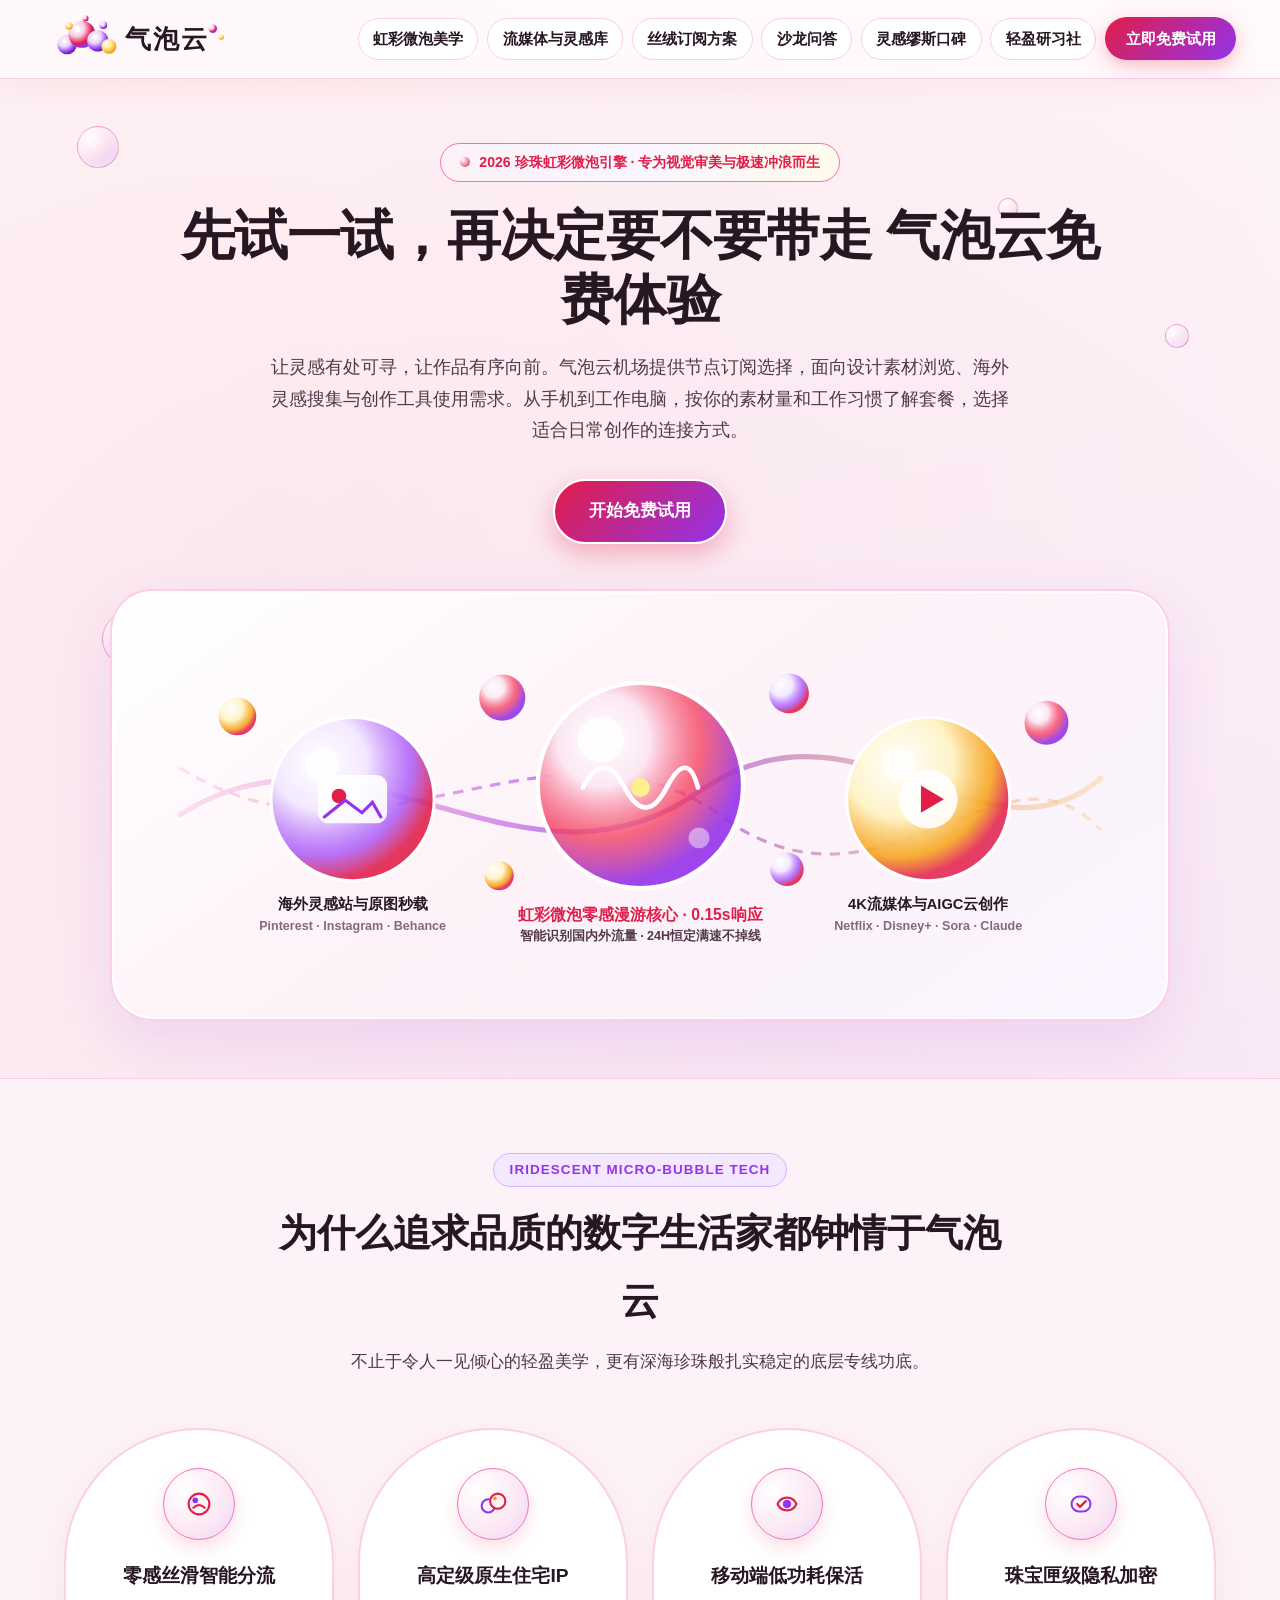
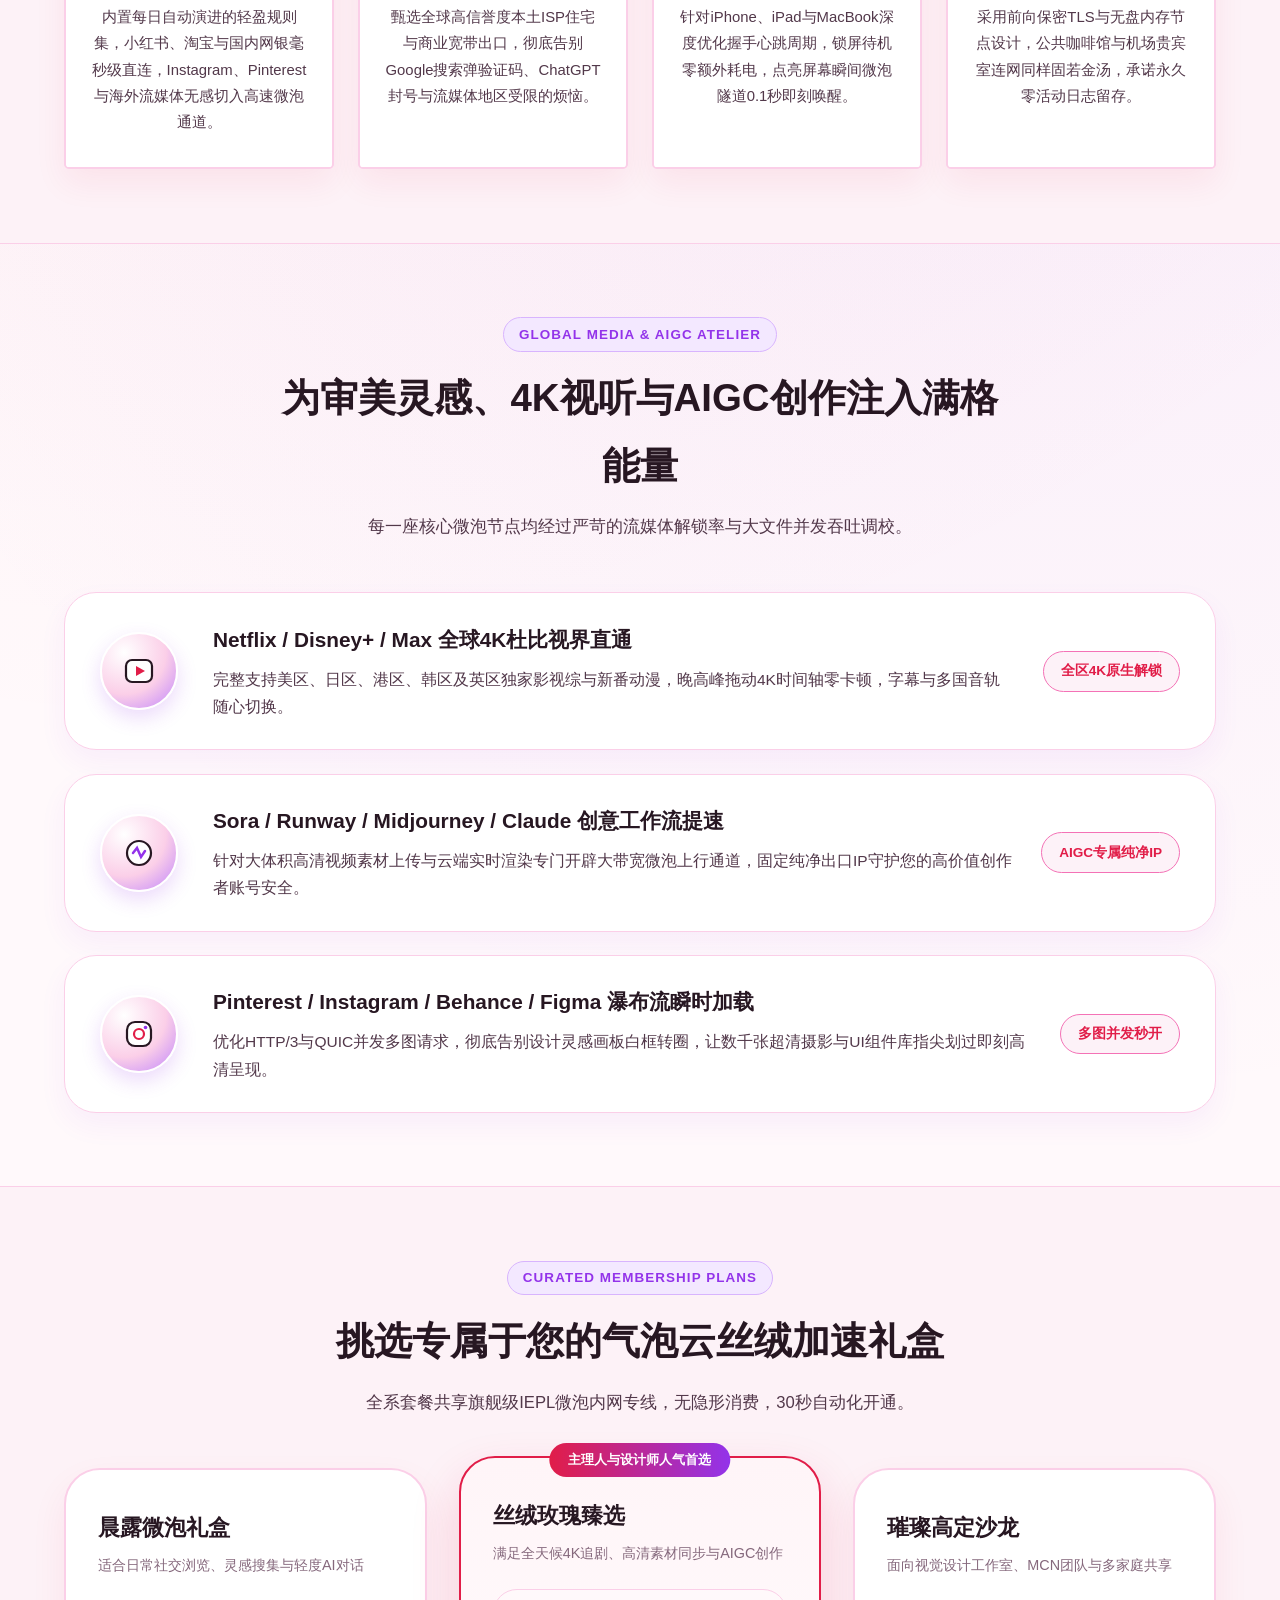
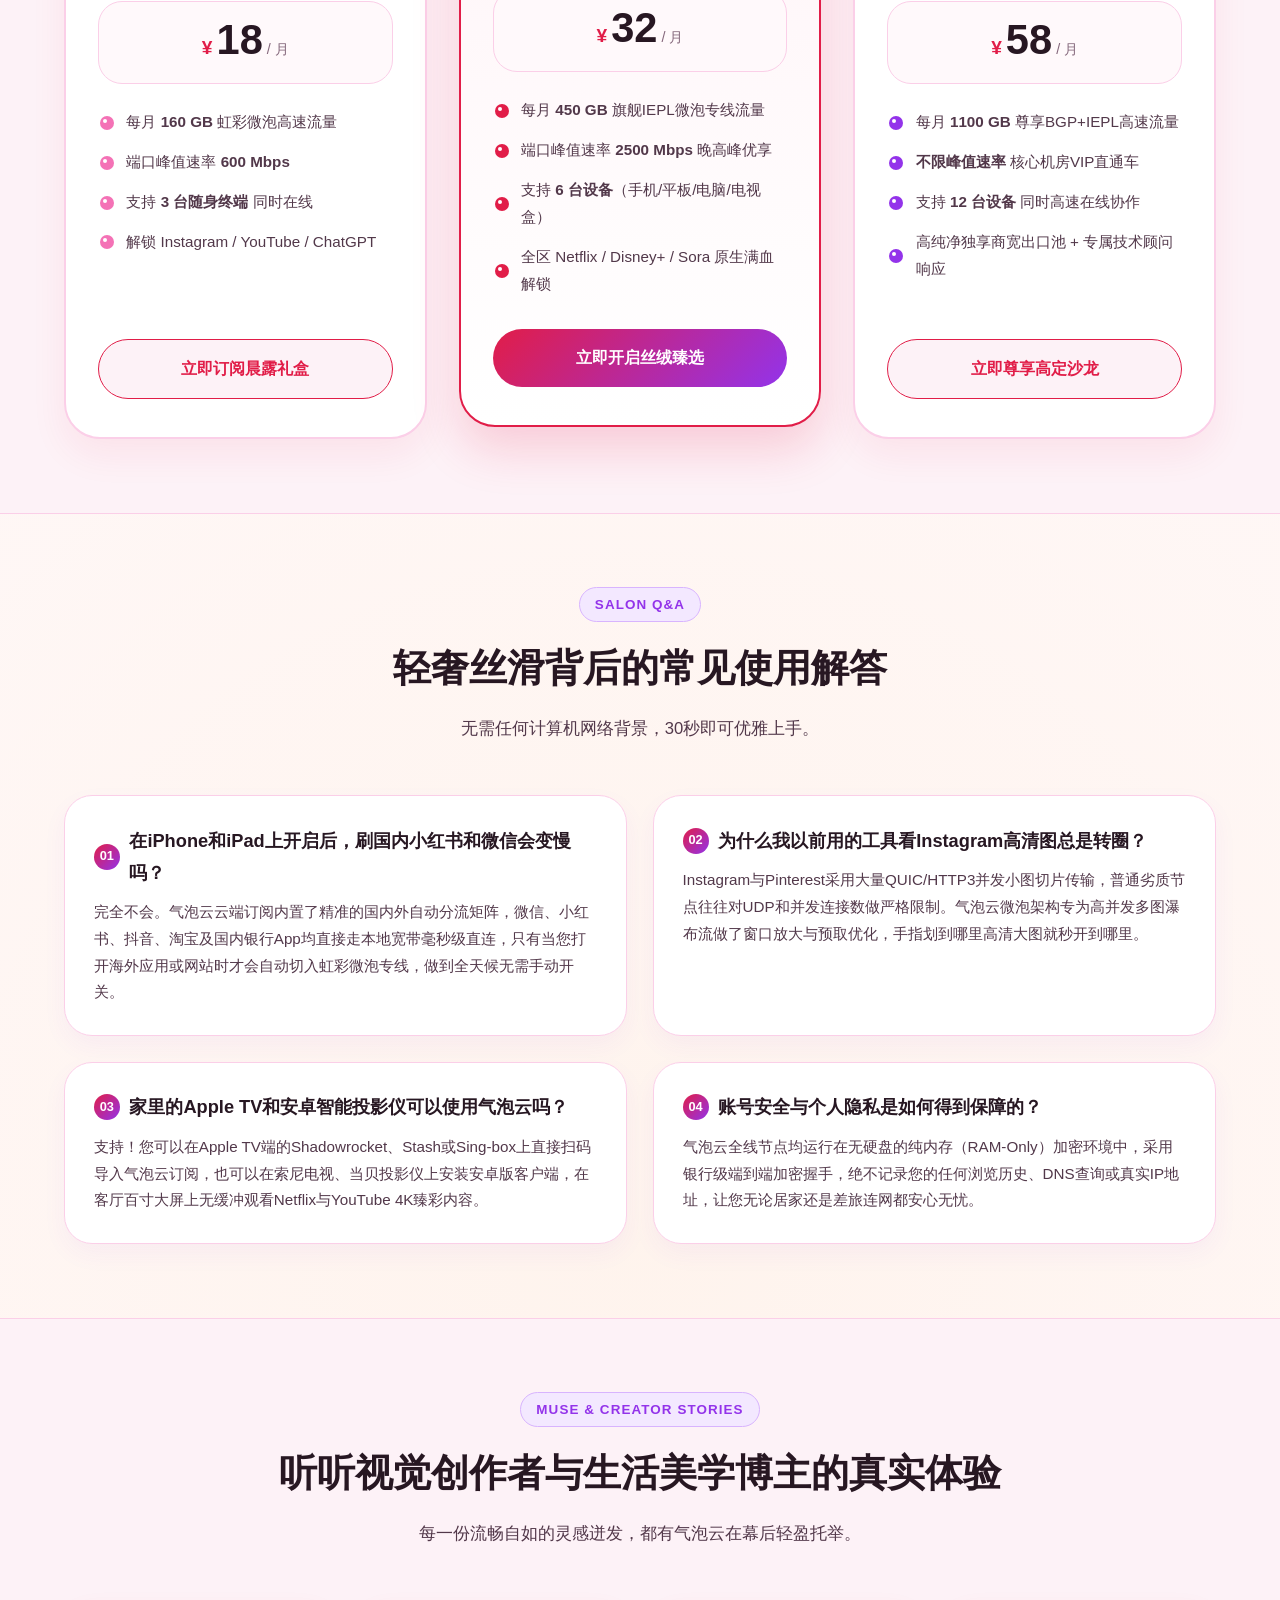
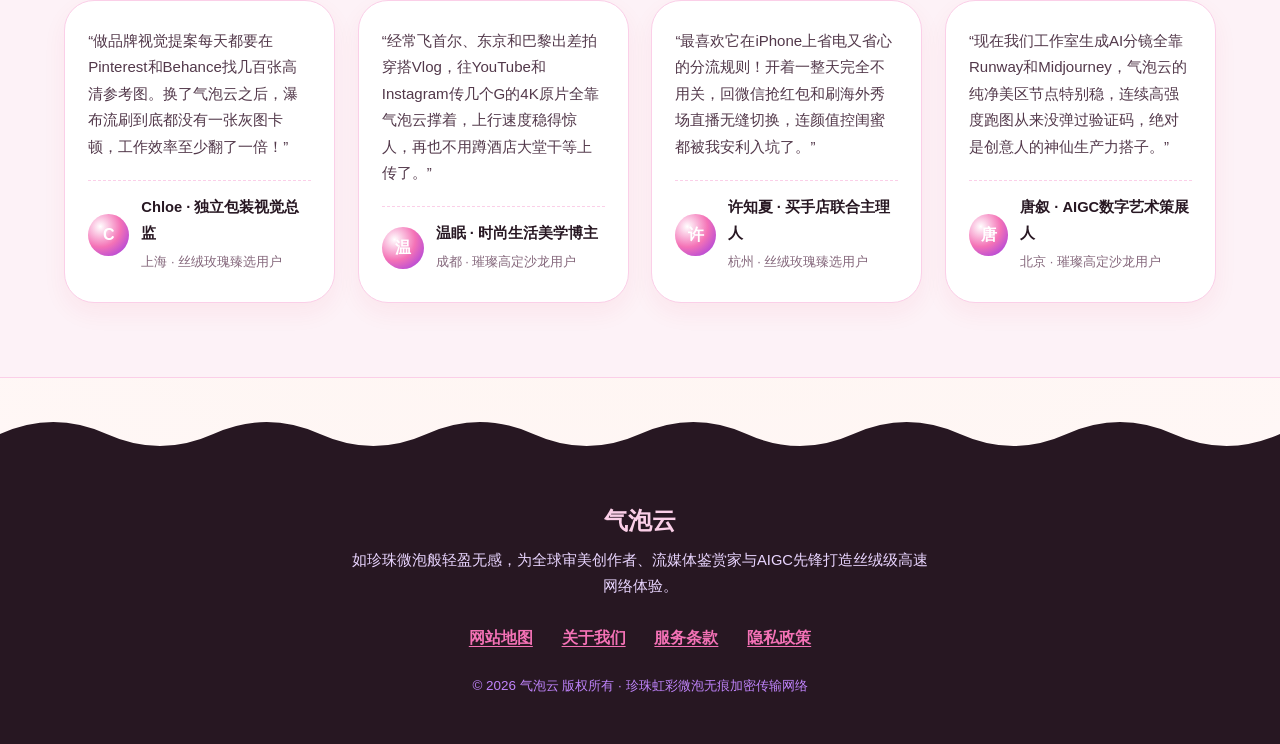
<file: index.html>
<!DOCTYPE html>

<html lang="zh-CN">
<head>
<meta charset="utf-8"/>
<meta content="width=device-width, initial-scale=1.0" name="viewport"/>
<title>气泡云机场｜创作素材浏览、苹果设备与连接指南</title>
<meta content="让灵感有处可寻，让作品有序向前。气泡云机场提供节点订阅选择，面向设计素材浏览、海外灵感搜集与创作工具使用需求。从手机到工作电脑，按你的素材量和工作习惯了解套餐，选择适合日常创作的连接方式。" name="description"/>
<meta content="气泡云, 气泡云机场, 机场推荐, 免费体验, 设计师网络, 素材下载, iPhone规则, 账号运营" name="keywords"/>
<link href="https://qipaoyun.makeup/" rel="canonical"/>
<meta content="website" property="og:type"/>
<meta content="气泡云机场｜创作素材浏览、苹果设备与连接指南" property="og:title"/>
<meta content="让灵感有处可寻，让作品有序向前。气泡云机场提供节点订阅选择，面向设计素材浏览、海外灵感搜集与创作工具使用需求。从手机到工作电脑，按你的素材量和工作习惯了解套餐，选择适合日常创作的连接方式。" property="og:description"/>
<meta content="https://qipaoyun.makeup/" property="og:url"/>
<meta content="https://qipaoyun.makeup/og-bubble-makeup.svg" property="og:image"/>
<link href="style.css" rel="stylesheet"/>
<script type="application/ld+json">
  {
    "@context": "https://schema.org",
    "@type": "Product",
    "name": "气泡云",
    "brand": {
      "@type": "Brand",
      "name": "气泡云"
    },
    "description": "气泡云以珍珠虹彩微泡多路传输技术为核心，为全球流媒体鉴赏、视觉创意与AI生产力提供极速秒开的网络加速服务。",
    "offers": {
      "@type": "AggregateOffer",
      "lowPrice": "18.00",
      "highPrice": "58.00",
      "priceCurrency": "CNY",
      "offerCount": "3"
    }
  }
  </script>
</head>
<body>
<div aria-hidden="true" class="pearl-drifters">
<i></i><i></i><i></i><i></i><i></i>
</div>
<header class="velvet-header">
<div class="velvet-header-wrap">
<a aria-label="气泡云首页" class="pearl-brand" href="index.html">
<svg aria-label="气泡云珍珠虹彩微泡皇冠云朵标志" class="pearl-logo-svg" height="52" role="img" viewbox="0 0 215 56" width="205">
<defs>
<radialgradient cx="30%" cy="28%" id="pearlRose" r="72%">
<stop offset="0%" stop-color="#FFFFFF"></stop>
<stop offset="40%" stop-color="#FBCFE8"></stop>
<stop offset="78%" stop-color="#E11D48"></stop>
<stop offset="100%" stop-color="#9333EA"></stop>
</radialgradient>
<radialgradient cx="35%" cy="30%" id="pearlOrchid" r="70%">
<stop offset="0%" stop-color="#FFFBEB"></stop>
<stop offset="45%" stop-color="#E9D5FF"></stop>
<stop offset="85%" stop-color="#9333EA"></stop>
<stop offset="100%" stop-color="#6B21A8"></stop>
</radialgradient>
<radialgradient cx="35%" cy="30%" id="pearlGold" r="70%">
<stop offset="0%" stop-color="#FFFFFF"></stop>
<stop offset="50%" stop-color="#FDE68A"></stop>
<stop offset="100%" stop-color="#F59E0B"></stop>
</radialgradient>
</defs>
<!-- Iridescent Pearl Crown Cloud -->
<circle cx="22" cy="34" fill="url(#pearlOrchid)" r="10.5"></circle>
<circle cx="38" cy="23" fill="url(#pearlRose)" r="14.5"></circle>
<circle cx="55" cy="30" fill="url(#pearlOrchid)" r="11.5"></circle>
<circle cx="67" cy="36" fill="url(#pearlGold)" r="8"></circle>
<!-- Floating crown pearls -->
<circle class="pearl-float p1" cx="24" cy="14" fill="url(#pearlGold)" r="4"></circle>
<circle class="pearl-float p2" cx="42" cy="6" fill="url(#pearlRose)" r="3.2"></circle>
<circle class="pearl-float p3" cx="61" cy="13" fill="url(#pearlOrchid)" r="4.2"></circle>
<!-- Specular highlights -->
<circle cx="33" cy="18" fill="#FFFFFF" opacity="0.88" r="3.5"></circle>
<circle cx="52" cy="26" fill="#FFFFFF" opacity="0.85" r="2.6"></circle>
<circle cx="19" cy="31" fill="#FFFFFF" opacity="0.8" r="2.2"></circle>
<!-- Brand Typography 气泡云 -->
<text fill="#271722" font-family="'PingFang SC', 'Songti SC', 'Microsoft YaHei', serif" font-size="28" font-weight="800" letter-spacing="2.5" x="84" y="38">气泡云</text>
<circle cx="179" cy="17" fill="url(#pearlRose)" r="4.5"></circle>
<circle cx="188" cy="26" fill="url(#pearlGold)" r="2.8"></circle>
</svg>
</a>
<nav aria-label="主导航" class="velvet-nav">
<a class="velvet-nav-link" href="index.html#pearl-craft">虹彩微泡美学</a>
<a class="velvet-nav-link" href="index.html#editorial-media">流媒体与灵感库</a>
<a class="velvet-nav-link" href="index.html#pedestal-plans">丝绒订阅方案</a>
<a class="velvet-nav-link" href="index.html#salon-faq">沙龙问答</a>
<a class="velvet-nav-link" href="index.html#creator-voices">灵感缪斯口碑</a>
<a class="velvet-nav-link" href="velvet-journal.html">轻盈研习社</a>
<a class="velvet-cta-pill" href="https://ww012.twilightaff.com/#/?code=A56DH1Af" rel="nofollow" target="_blank">立即免费试用</a>
</nav>
</div>
</header>
<main>
<!-- Centered Editorial Hero -->
<section class="editorial-hero">
<div class="velvet-container">
<div class="editorial-badge">
<span class="editorial-badge-pearl"></span>
<span>2026 珍珠虹彩微泡引擎 · 专为视觉审美与极速冲浪而生</span>
</div>
<h1 class="editorial-h1">先试一试，再决定要不要带走 <span>气泡云免费体验</span></h1>
<p class="editorial-lead">让灵感有处可寻，让作品有序向前。气泡云机场提供节点订阅选择，面向设计素材浏览、海外灵感搜集与创作工具使用需求。从手机到工作电脑，按你的素材量和工作习惯了解套餐，选择适合日常创作的连接方式。</p>
<div class="editorial-cta-row">
<a class="btn-velvet-primary" href="https://ww012.twilightaff.com/#/?code=A56DH1Af" rel="nofollow" target="_blank">开始免费试用</a>
</div>
<div class="optical-bubble-stage">
<svg aria-label="气泡云珍珠虹彩微泡光学剧场与全球极速互联动态图" class="theatre-svg" role="img" viewbox="0 0 960 360">
<defs>
<radialgradient cx="32%" cy="28%" id="iridSphereMain" r="70%">
<stop offset="0%" stop-color="#FFFFFF"></stop>
<stop offset="32%" stop-color="#FCE7F3"></stop>
<stop offset="68%" stop-color="#F43F5E" stop-opacity="0.78"></stop>
<stop offset="100%" stop-color="#9333EA" stop-opacity="0.9"></stop>
</radialgradient>
<radialgradient cx="30%" cy="28%" id="iridSphereLilac" r="72%">
<stop offset="0%" stop-color="#FFFFFF"></stop>
<stop offset="40%" stop-color="#F3E8FF"></stop>
<stop offset="78%" stop-color="#A855F7" stop-opacity="0.82"></stop>
<stop offset="100%" stop-color="#E11D48" stop-opacity="0.88"></stop>
</radialgradient>
<radialgradient cx="32%" cy="28%" id="iridSphereChampagne" r="70%">
<stop offset="0%" stop-color="#FFFFFF"></stop>
<stop offset="48%" stop-color="#FEF3C7"></stop>
<stop offset="82%" stop-color="#F59E0B" stop-opacity="0.82"></stop>
<stop offset="100%" stop-color="#E11D48" stop-opacity="0.85"></stop>
</radialgradient>
<lineargradient id="silkStream" x1="0%" x2="100%" y1="0%" y2="0%">
<stop offset="0%" stop-color="#F472B6" stop-opacity="0.2"></stop>
<stop offset="50%" stop-color="#9333EA" stop-opacity="0.7"></stop>
<stop offset="100%" stop-color="#F59E0B" stop-opacity="0.2"></stop>
</lineargradient>
</defs>
<!-- Flowing Velvet Silk Waves Connecting Global Pearl Spheres -->
<path d="M40,190 C210,80 370,290 540,165 C690,65 810,250 920,155" fill="none" stroke="url(#silkStream)" stroke-linecap="round" stroke-width="5"></path>
<path d="M40,145 C230,265 400,65 570,200 C720,295 830,105 920,205" fill="none" stroke="url(#silkStream)" stroke-dasharray="10 8" stroke-width="3"></path>
<!-- Left Iridescent Pearl Sphere: High-Res Design & Social Feeds -->
<g class="orb-breathe-a">
<circle cx="205" cy="175" fill="url(#iridSphereLilac)" r="78" stroke="#FFFFFF" stroke-width="3"></circle>
<circle cx="176" cy="142" fill="#FFFFFF" opacity="0.72" r="16"></circle>
<rect fill="#FFFFFF" height="46" opacity="0.9" rx="10" width="66" x="172" y="152"></rect>
<circle cx="192" cy="172" fill="#E11D48" r="7"></circle>
<path d="M178,192 L198,176 L214,188 L224,178 L232,192" fill="none" stroke="#9333EA" stroke-linecap="round" stroke-width="3"></path>
<text fill="#271722" font-size="14" font-weight="800" text-anchor="middle" x="205" y="280">海外灵感站与原图秒载</text>
<text fill="#85687C" font-size="12" font-weight="600" text-anchor="middle" x="205" y="300">Pinterest · Instagram · Behance</text>
</g>
<!-- Center Grand Pearl Sphere: Core 气泡云 Iridescent Engine -->
<g class="orb-breathe-b">
<circle cx="480" cy="162" fill="url(#iridSphereMain)" r="98" stroke="#FFFFFF" stroke-width="4"></circle>
<circle cx="442" cy="118" fill="#FFFFFF" opacity="0.78" r="22"></circle>
<circle cx="536" cy="212" fill="#FFFFFF" opacity="0.45" r="10"></circle>
<!-- Optical Waveform & Crown Emblem inside Center Pearl -->
<path d="M425,164 Q445,126 465,164 T505,164 T535,164" fill="none" stroke="#FFFFFF" stroke-linecap="round" stroke-width="4.5"></path>
<circle cx="480" cy="164" fill="#FEF08A" r="9"></circle>
<text fill="#E11D48" font-size="15" font-weight="900" text-anchor="middle" x="480" y="290">虹彩微泡零感漫游核心 · 0.15s响应</text>
<text fill="#52384A" font-size="12" font-weight="600" text-anchor="middle" x="480" y="310">智能识别国内外流量 · 24H恒定满速不掉线</text>
</g>
<!-- Right Iridescent Pearl Sphere: 4K Cinema & AIGC Video Studio -->
<g class="orb-breathe-c">
<circle cx="755" cy="175" fill="url(#iridSphereChampagne)" r="78" stroke="#FFFFFF" stroke-width="3"></circle>
<circle cx="728" cy="142" fill="#FFFFFF" opacity="0.75" r="15"></circle>
<circle cx="755" cy="175" fill="#FFFFFF" opacity="0.9" r="28"></circle>
<polygon fill="#E11D48" points="748,162 748,188 770,175"></polygon>
<text fill="#271722" font-size="14" font-weight="800" text-anchor="middle" x="755" y="280">4K流媒体与AIGC云创作</text>
<text fill="#85687C" font-size="12" font-weight="600" text-anchor="middle" x="755" y="300">Netflix · Disney+ · Sora · Claude</text>
</g>
<!-- Floating Companion Micro-Pearls -->
<circle class="orb-breathe-c" cx="95" cy="96" fill="url(#iridSphereChampagne)" r="18"></circle>
<circle class="orb-breathe-a" cx="348" cy="78" fill="url(#iridSphereMain)" r="22"></circle>
<circle class="orb-breathe-b" cx="622" cy="74" fill="url(#iridSphereLilac)" r="19"></circle>
<circle class="orb-breathe-a" cx="868" cy="102" fill="url(#iridSphereMain)" r="21"></circle>
<circle class="orb-breathe-c" cx="345" cy="248" fill="url(#iridSphereChampagne)" r="14"></circle>
<circle class="orb-breathe-a" cx="620" cy="242" fill="url(#iridSphereLilac)" r="16"></circle>
</svg>
</div>
</div>
</section>
<!-- Core Advantages: 4 Vanity-Mirror Gallery Cards -->
<section class="velvet-section velvet-section-tinted" id="pearl-craft">
<div class="velvet-container">
<div class="editorial-sec-head">
<span class="editorial-sec-kicker">IRIDESCENT MICRO-BUBBLE TECH</span>
<h2 class="editorial-sec-title">为什么追求品质的数字生活家都钟情于气泡云</h2>
<p class="editorial-sec-sub">不止于令人一见倾心的轻盈美学，更有深海珍珠般扎实稳定的底层专线功底。</p>
</div>
<div class="gallery-4-grid">
<article class="vanity-mirror-card">
<div class="pearl-icon-halo">
<svg fill="none" height="34" viewbox="0 0 36 36" width="34">
<circle cx="18" cy="18" fill="#FDF2F8" r="11" stroke="#E11D48" stroke-width="2.2"></circle>
<circle cx="14" cy="14" fill="#9333EA" r="3"></circle>
<path d="M12,22 Q18,16 24,22" stroke="#E11D48" stroke-linecap="round" stroke-width="2.2"></path>
</svg>
</div>
<h3>零感丝滑智能分流</h3>
<p>内置每日自动演进的轻盈规则集，小红书、淘宝与国内网银毫秒级直连，Instagram、Pinterest与海外流媒体无感切入高速微泡通道。</p>
</article>
<article class="vanity-mirror-card">
<div class="pearl-icon-halo">
<svg fill="none" height="34" viewbox="0 0 36 36" width="34">
<circle cx="13" cy="20" fill="#FAF5FF" r="7" stroke="#9333EA" stroke-width="2.2"></circle>
<circle cx="23" cy="15" fill="#FFF1F2" r="8" stroke="#E11D48" stroke-width="2.2"></circle>
<circle cx="20" cy="12" fill="#F59E0B" r="2"></circle>
</svg>
</div>
<h3>高定级原生住宅IP</h3>
<p>甄选全球高信誉度本土ISP住宅与商业宽带出口，彻底告别Google搜索弹验证码、ChatGPT封号与流媒体地区受限的烦恼。</p>
</article>
<article class="vanity-mirror-card">
<div class="pearl-icon-halo">
<svg fill="none" height="34" viewbox="0 0 36 36" width="34">
<path d="M8,18 C12,9 24,9 28,18 C24,27 12,27 8,18 Z" fill="#FDF2F8" stroke="#E11D48" stroke-width="2.2"></path>
<circle cx="18" cy="18" fill="#9333EA" r="4.5"></circle>
</svg>
</div>
<h3>移动端低功耗保活</h3>
<p>针对iPhone、iPad与MacBook深度优化握手心跳周期，锁屏待机零额外耗电，点亮屏幕瞬间微泡隧道0.1秒即刻唤醒。</p>
</article>
<article class="vanity-mirror-card">
<div class="pearl-icon-halo">
<svg fill="none" height="34" viewbox="0 0 36 36" width="34">
<rect fill="#FAF5FF" height="16" rx="8" stroke="#9333EA" stroke-width="2.2" width="20" x="8" y="10"></rect>
<path d="M14,18 L17,21 L23,15" stroke="#E11D48" stroke-linecap="round" stroke-linejoin="round" stroke-width="2.4"></path>
</svg>
</div>
<h3>珠宝匣级隐私加密</h3>
<p>采用前向保密TLS与无盘内存节点设计，公共咖啡馆与机场贵宾室连网同样固若金汤，承诺永久零活动日志留存。</p>
</article>
</div>
</div>
</section>
<!-- Streaming & AI Support: 3 Horizontal Ribbon Cards -->
<section class="velvet-section" id="editorial-media">
<div class="velvet-container">
<div class="editorial-sec-head">
<span class="editorial-sec-kicker">GLOBAL MEDIA &amp; AIGC ATELIER</span>
<h2 class="editorial-sec-title">为审美灵感、4K视听与AIGC创作注入满格能量</h2>
<p class="editorial-sec-sub">每一座核心微泡节点均经过严苛的流媒体解锁率与大文件并发吞吐调校。</p>
</div>
<div class="ribbon-stack">
<div class="ribbon-media-card">
<div class="ribbon-bubble-emblem">
<svg fill="none" height="36" viewbox="0 0 36 36" width="36">
<rect fill="#FFFFFF" height="22" rx="6" stroke="#271722" stroke-width="2.2" width="26" x="5" y="7"></rect>
<polygon fill="#E11D48" points="15,13 15,23 24,18"></polygon>
</svg>
</div>
<div class="ribbon-media-body">
<h3>Netflix / Disney+ / Max 全球4K杜比视界直通</h3>
<p>完整支持美区、日区、港区、韩区及英区独家影视综与新番动漫，晚高峰拖动4K时间轴零卡顿，字幕与多国音轨随心切换。</p>
</div>
<span class="ribbon-status-pill">全区4K原生解锁</span>
</div>
<div class="ribbon-media-card">
<div class="ribbon-bubble-emblem">
<svg fill="none" height="36" viewbox="0 0 36 36" width="36">
<circle cx="18" cy="18" fill="#FFFFFF" r="12" stroke="#271722" stroke-width="2.2"></circle>
<path d="M12,18 L16,13 L20,22 L24,16" stroke="#9333EA" stroke-linecap="round" stroke-width="2.5"></path>
</svg>
</div>
<div class="ribbon-media-body">
<h3>Sora / Runway / Midjourney / Claude 创意工作流提速</h3>
<p>针对大体积高清视频素材上传与云端实时渲染专门开辟大带宽微泡上行通道，固定纯净出口IP守护您的高价值创作者账号安全。</p>
</div>
<span class="ribbon-status-pill">AIGC专属纯净IP</span>
</div>
<div class="ribbon-media-card">
<div class="ribbon-bubble-emblem">
<svg fill="none" height="36" viewbox="0 0 36 36" width="36">
<rect fill="#FFFFFF" height="24" rx="8" stroke="#271722" stroke-width="2.2" width="24" x="6" y="6"></rect>
<circle cx="18" cy="18" r="5" stroke="#E11D48" stroke-width="2.2"></circle>
<circle cx="24.5" cy="11.5" fill="#9333EA" r="1.8"></circle>
</svg>
</div>
<div class="ribbon-media-body">
<h3>Pinterest / Instagram / Behance / Figma 瀑布流瞬时加载</h3>
<p>优化HTTP/3与QUIC并发多图请求，彻底告别设计灵感画板白框转圈，让数千张超清摄影与UI组件库指尖划过即刻高清呈现。</p>
</div>
<span class="ribbon-status-pill">多图并发秒开</span>
</div>
</div>
</div>
</section>
<!-- Pricing Comparison Table (3 Pedestal Cards) -->
<section class="velvet-section velvet-section-tinted" id="pedestal-plans">
<div class="velvet-container">
<div class="editorial-sec-head">
<span class="editorial-sec-kicker">CURATED MEMBERSHIP PLANS</span>
<h2 class="editorial-sec-title">挑选专属于您的气泡云丝绒加速礼盒</h2>
<p class="editorial-sec-sub">全系套餐共享旗舰级IEPL微泡内网专线，无隐形消费，30秒自动化开通。</p>
</div>
<div class="pedestal-pricing-grid">
<!-- Plan 1 -->
<div class="pedestal-card">
<div>
<h3 class="pedestal-title">晨露微泡礼盒</h3>
<p class="pedestal-sub">适合日常社交浏览、灵感搜集与轻度AI对话</p>
<div class="pedestal-price">
<span class="yen">¥</span>
<span class="num">18</span>
<span class="unit">/ 月</span>
</div>
<ul class="pedestal-list">
<li>
<svg class="pearl-dot-svg" viewbox="0 0 18 18"><circle cx="9" cy="9" fill="#F472B6" r="7"></circle><circle cx="7" cy="7" fill="#FFF" r="2"></circle></svg>
<span>每月 <strong>160 GB</strong> 虹彩微泡高速流量</span>
</li>
<li>
<svg class="pearl-dot-svg" viewbox="0 0 18 18"><circle cx="9" cy="9" fill="#F472B6" r="7"></circle><circle cx="7" cy="7" fill="#FFF" r="2"></circle></svg>
<span>端口峰值速率 <strong>600 Mbps</strong></span>
</li>
<li>
<svg class="pearl-dot-svg" viewbox="0 0 18 18"><circle cx="9" cy="9" fill="#F472B6" r="7"></circle><circle cx="7" cy="7" fill="#FFF" r="2"></circle></svg>
<span>支持 <strong>3 台随身终端</strong> 同时在线</span>
</li>
<li>
<svg class="pearl-dot-svg" viewbox="0 0 18 18"><circle cx="9" cy="9" fill="#F472B6" r="7"></circle><circle cx="7" cy="7" fill="#FFF" r="2"></circle></svg>
<span>解锁 Instagram / YouTube / ChatGPT</span>
</li>
</ul>
</div>
<a class="pedestal-btn" href="https://ww012.twilightaff.com/#/?code=A56DH1Af" rel="nofollow" target="_blank">立即订阅晨露礼盒</a>
</div>
<!-- Plan 2 (Featured) -->
<div class="pedestal-card featured-pearl">
<span class="pearl-crown-tag">主理人与设计师人气首选</span>
<div>
<h3 class="pedestal-title">丝绒玫瑰臻选</h3>
<p class="pedestal-sub">满足全天候4K追剧、高清素材同步与AIGC创作</p>
<div class="pedestal-price">
<span class="yen">¥</span>
<span class="num">32</span>
<span class="unit">/ 月</span>
</div>
<ul class="pedestal-list">
<li>
<svg class="pearl-dot-svg" viewbox="0 0 18 18"><circle cx="9" cy="9" fill="#E11D48" r="7"></circle><circle cx="7" cy="7" fill="#FFF" r="2"></circle></svg>
<span>每月 <strong>450 GB</strong> 旗舰IEPL微泡专线流量</span>
</li>
<li>
<svg class="pearl-dot-svg" viewbox="0 0 18 18"><circle cx="9" cy="9" fill="#E11D48" r="7"></circle><circle cx="7" cy="7" fill="#FFF" r="2"></circle></svg>
<span>端口峰值速率 <strong>2500 Mbps</strong> 晚高峰优享</span>
</li>
<li>
<svg class="pearl-dot-svg" viewbox="0 0 18 18"><circle cx="9" cy="9" fill="#E11D48" r="7"></circle><circle cx="7" cy="7" fill="#FFF" r="2"></circle></svg>
<span>支持 <strong>6 台设备</strong>（手机/平板/电脑/电视盒）</span>
</li>
<li>
<svg class="pearl-dot-svg" viewbox="0 0 18 18"><circle cx="9" cy="9" fill="#E11D48" r="7"></circle><circle cx="7" cy="7" fill="#FFF" r="2"></circle></svg>
<span>全区 Netflix / Disney+ / Sora 原生满血解锁</span>
</li>
</ul>
</div>
<a class="pedestal-btn" href="https://ww012.twilightaff.com/#/?code=A56DH1Af" rel="nofollow" target="_blank">立即开启丝绒臻选</a>
</div>
<!-- Plan 3 -->
<div class="pedestal-card">
<div>
<h3 class="pedestal-title">璀璨高定沙龙</h3>
<p class="pedestal-sub">面向视觉设计工作室、MCN团队与多家庭共享</p>
<div class="pedestal-price">
<span class="yen">¥</span>
<span class="num">58</span>
<span class="unit">/ 月</span>
</div>
<ul class="pedestal-list">
<li>
<svg class="pearl-dot-svg" viewbox="0 0 18 18"><circle cx="9" cy="9" fill="#9333EA" r="7"></circle><circle cx="7" cy="7" fill="#FFF" r="2"></circle></svg>
<span>每月 <strong>1100 GB</strong> 尊享BGP+IEPL高速流量</span>
</li>
<li>
<svg class="pearl-dot-svg" viewbox="0 0 18 18"><circle cx="9" cy="9" fill="#9333EA" r="7"></circle><circle cx="7" cy="7" fill="#FFF" r="2"></circle></svg>
<span><strong>不限峰值速率</strong> 核心机房VIP直通车</span>
</li>
<li>
<svg class="pearl-dot-svg" viewbox="0 0 18 18"><circle cx="9" cy="9" fill="#9333EA" r="7"></circle><circle cx="7" cy="7" fill="#FFF" r="2"></circle></svg>
<span>支持 <strong>12 台设备</strong> 同时高速在线协作</span>
</li>
<li>
<svg class="pearl-dot-svg" viewbox="0 0 18 18"><circle cx="9" cy="9" fill="#9333EA" r="7"></circle><circle cx="7" cy="7" fill="#FFF" r="2"></circle></svg>
<span>高纯净独享商宽出口池 + 专属技术顾问响应</span>
</li>
</ul>
</div>
<a class="pedestal-btn" href="https://ww012.twilightaff.com/#/?code=A56DH1Af" rel="nofollow" target="_blank">立即尊享高定沙龙</a>
</div>
</div>
</div>
</section>
<!-- FAQ Section (4 Cards in 2x2 Editorial Grid) -->
<section class="velvet-section" id="salon-faq">
<div class="velvet-container">
<div class="editorial-sec-head">
<span class="editorial-sec-kicker">SALON Q&amp;A</span>
<h2 class="editorial-sec-title">轻奢丝滑背后的常见使用解答</h2>
<p class="editorial-sec-sub">无需任何计算机网络背景，30秒即可优雅上手。</p>
</div>
<div class="salon-faq-grid">
<div class="salon-faq-card">
<h3><span class="pearl-q-icon">01</span>在iPhone和iPad上开启后，刷国内小红书和微信会变慢吗？</h3>
<p>完全不会。气泡云云端订阅内置了精准的国内外自动分流矩阵，微信、小红书、抖音、淘宝及国内银行App均直接走本地宽带毫秒级直连，只有当您打开海外应用或网站时才会自动切入虹彩微泡专线，做到全天候无需手动开关。</p>
</div>
<div class="salon-faq-card">
<h3><span class="pearl-q-icon">02</span>为什么我以前用的工具看Instagram高清图总是转圈？</h3>
<p>Instagram与Pinterest采用大量QUIC/HTTP3并发小图切片传输，普通劣质节点往往对UDP和并发连接数做严格限制。气泡云微泡架构专为高并发多图瀑布流做了窗口放大与预取优化，手指划到哪里高清大图就秒开到哪里。</p>
</div>
<div class="salon-faq-card">
<h3><span class="pearl-q-icon">03</span>家里的Apple TV和安卓智能投影仪可以使用气泡云吗？</h3>
<p>支持！您可以在Apple TV端的Shadowrocket、Stash或Sing-box上直接扫码导入气泡云订阅，也可以在索尼电视、当贝投影仪上安装安卓版客户端，在客厅百寸大屏上无缓冲观看Netflix与YouTube 4K臻彩内容。</p>
</div>
<div class="salon-faq-card">
<h3><span class="pearl-q-icon">04</span>账号安全与个人隐私是如何得到保障的？</h3>
<p>气泡云全线节点均运行在无硬盘的纯内存（RAM-Only）加密环境中，采用银行级端到端加密握手，绝不记录您的任何浏览历史、DNS查询或真实IP地址，让您无论居家还是差旅连网都安心无忧。</p>
</div>
</div>
</div>
</section>
<!-- User Testimonials (4 Portrait Cards) -->
<section class="velvet-section velvet-section-tinted" id="creator-voices">
<div class="velvet-container">
<div class="editorial-sec-head">
<span class="editorial-sec-kicker">MUSE &amp; CREATOR STORIES</span>
<h2 class="editorial-sec-title">听听视觉创作者与生活美学博主的真实体验</h2>
<p class="editorial-sec-sub">每一份流畅自如的灵感迸发，都有气泡云在幕后轻盈托举。</p>
</div>
<div class="muse-voices-grid">
<div class="muse-card">
<p class="muse-text">“做品牌视觉提案每天都要在Pinterest和Behance找几百张高清参考图。换了气泡云之后，瀑布流刷到底都没有一张灰图卡顿，工作效率至少翻了一倍！”</p>
<div class="muse-author">
<div class="muse-avatar">C</div>
<div class="muse-info">
<strong>Chloe · 独立包装视觉总监</strong>
<span>上海 · 丝绒玫瑰臻选用户</span>
</div>
</div>
</div>
<div class="muse-card">
<p class="muse-text">“经常飞首尔、东京和巴黎出差拍穿搭Vlog，往YouTube和Instagram传几个G的4K原片全靠气泡云撑着，上行速度稳得惊人，再也不用蹲酒店大堂干等上传了。”</p>
<div class="muse-author">
<div class="muse-avatar">温</div>
<div class="muse-info">
<strong>温眠 · 时尚生活美学博主</strong>
<span>成都 · 璀璨高定沙龙用户</span>
</div>
</div>
</div>
<div class="muse-card">
<p class="muse-text">“最喜欢它在iPhone上省电又省心的分流规则！开着一整天完全不用关，回微信抢红包和刷海外秀场直播无缝切换，连颜值控闺蜜都被我安利入坑了。”</p>
<div class="muse-author">
<div class="muse-avatar">许</div>
<div class="muse-info">
<strong>许知夏 · 买手店联合主理人</strong>
<span>杭州 · 丝绒玫瑰臻选用户</span>
</div>
</div>
</div>
<div class="muse-card">
<p class="muse-text">“现在我们工作室生成AI分镜全靠Runway和Midjourney，气泡云的纯净美区节点特别稳，连续高强度跑图从来没弹过验证码，绝对是创意人的神仙生产力搭子。”</p>
<div class="muse-author">
<div class="muse-avatar">唐</div>
<div class="muse-info">
<strong>唐叙 · AIGC数字艺术策展人</strong>
<span>北京 · 璀璨高定沙龙用户</span>
</div>
</div>
</div>
</div>
</div>
</section>
</main>
<footer class="velvet-footer">
<div aria-hidden="true" class="scallop-pearl-divider">
<svg preserveaspectratio="none" viewbox="0 0 1440 56">
<path d="M0,56 L0,28 Q60,0 120,28 T240,28 T360,28 T480,28 T600,28 T720,28 T840,28 T960,28 T1080,28 T1200,28 T1320,28 T1440,28 L1440,56 Z" fill="#271722"></path>
</svg>
</div>
<div class="velvet-footer-inner">
<div class="velvet-container">
<div class="footer-editorial-head">
<span class="footer-logo-name">气泡云</span>
<p class="footer-motto">如珍珠微泡般轻盈无感，为全球审美创作者、流媒体鉴赏家与AIGC先锋打造丝绒级高速网络体验。</p>
</div>
<nav aria-label="底部合规链接" class="footer-legal-nav">
<a href="sitemap.html">网站地图</a>
<a href="about.html">关于我们</a>
<a href="terms.html">服务条款</a>
<a href="privacy.html">隐私政策</a>
</nav>
<p class="footer-copyright">© 2026 气泡云 版权所有 · 珍珠虹彩微泡无痕加密传输网络</p>
</div>
</div>
</footer>
</body>
</html>
</file>
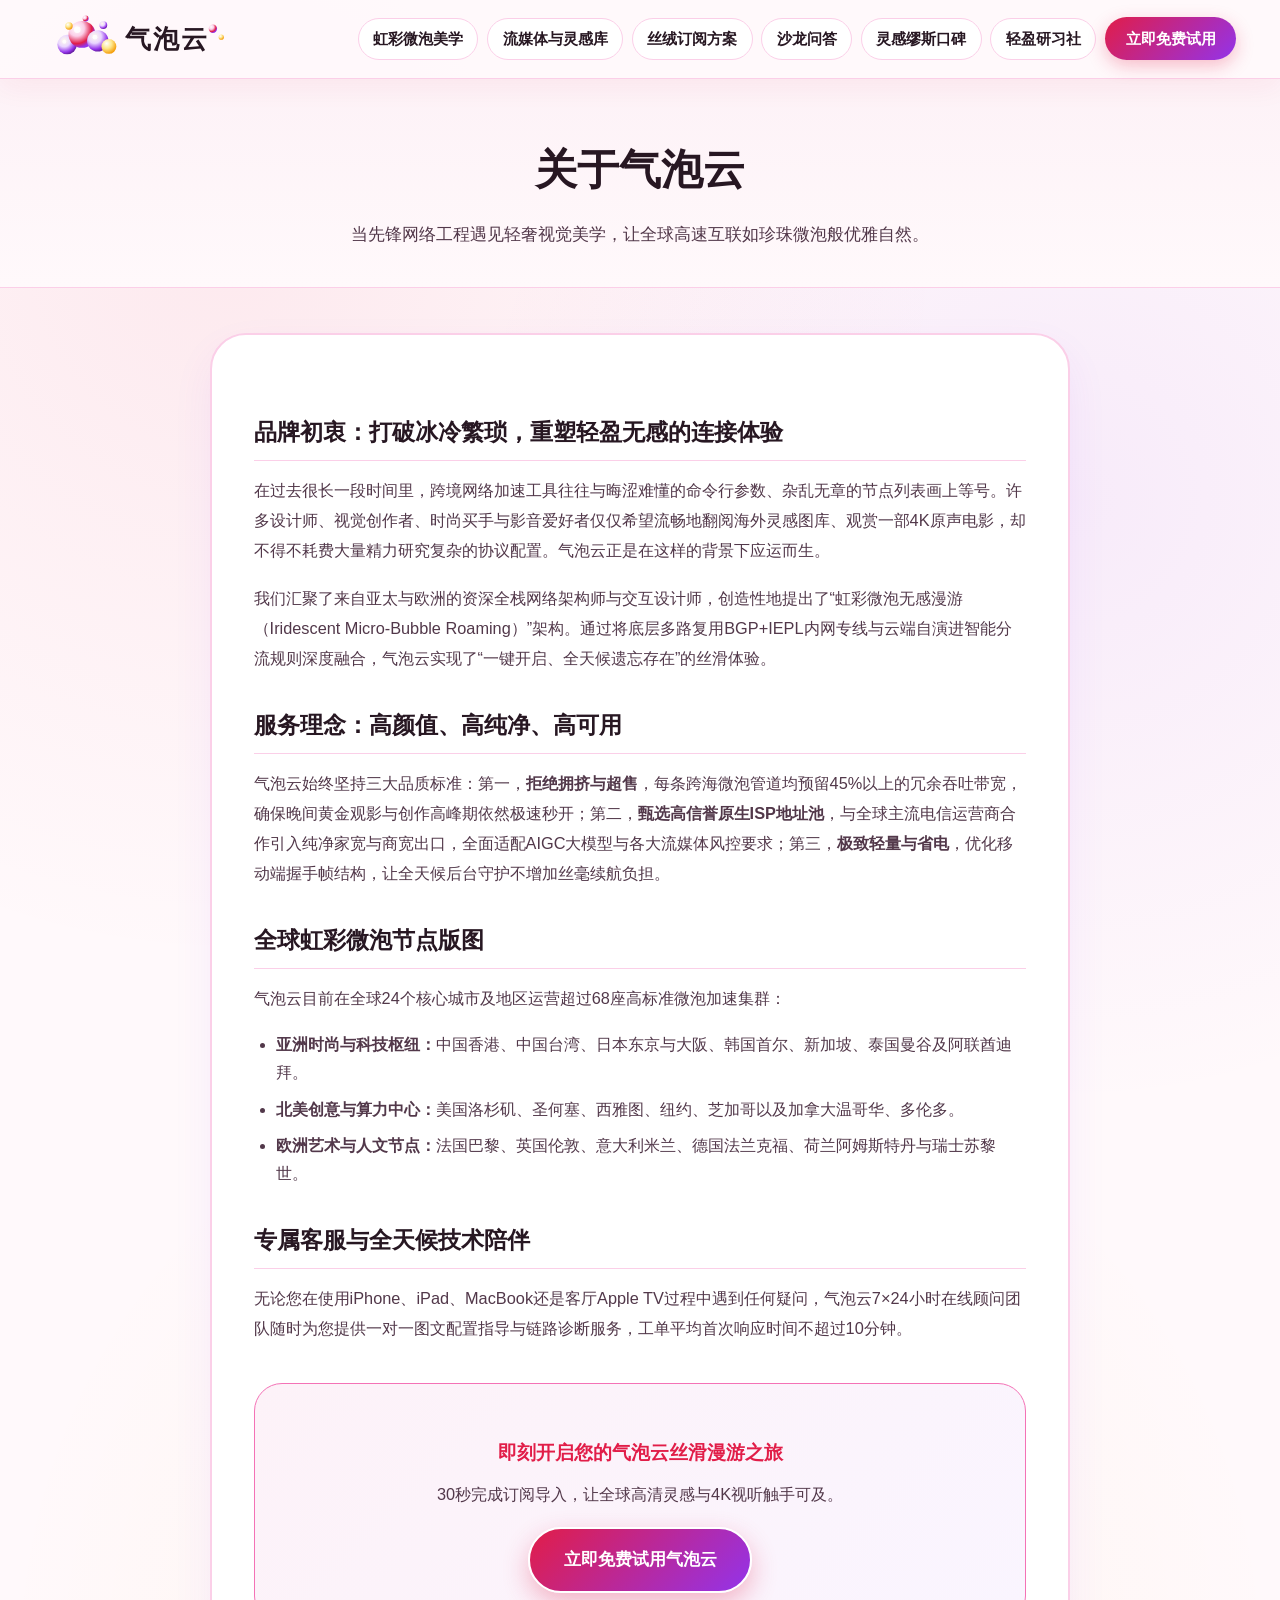
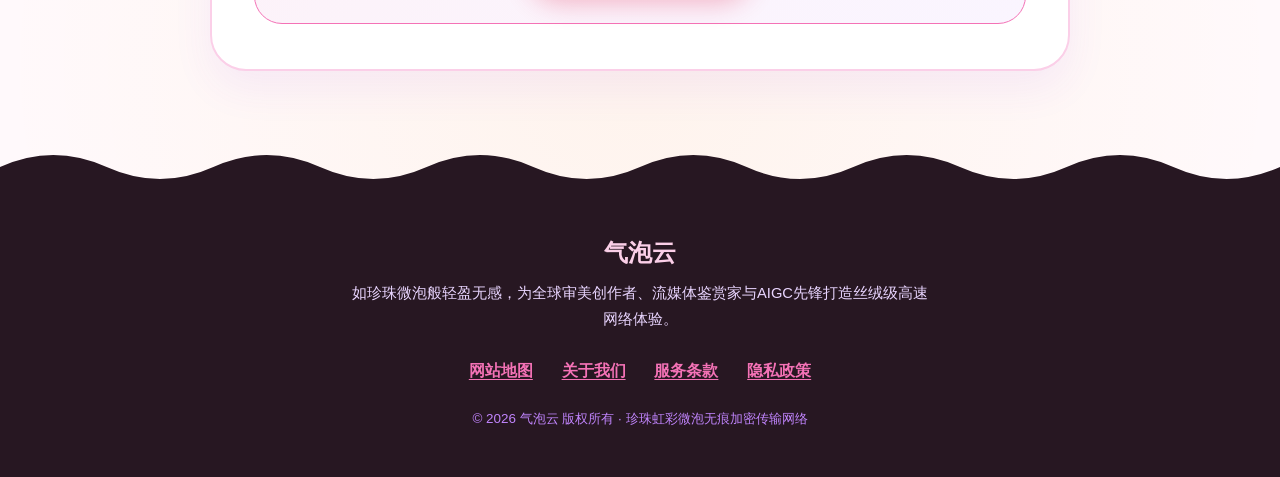
<file: about.html>
<!DOCTYPE html>
<html lang="zh-CN">
<head>
  <meta charset="UTF-8">
  <meta name="viewport" content="width=device-width, initial-scale=1.0">
  <title>关于我们 - 气泡云</title>
  <meta name="description" content="了解气泡云的品牌美学与微泡网络工程哲学、全球高纯净原生节点布局及全天候专属客户支持体系。">
  <link rel="canonical" href="https://qipaoyun.makeup/about.html">
  <link rel="stylesheet" href="style.css">
</head>
<body>
  <header class="velvet-header">
  <div class="velvet-header-wrap">
    <a href="index.html" class="pearl-brand" aria-label="气泡云首页">
  <svg class="pearl-logo-svg" viewBox="0 0 215 56" width="205" height="52" role="img" aria-label="气泡云珍珠虹彩微泡皇冠云朵标志">
    <defs>
      <radialGradient id="pearlRose" cx="30%" cy="28%" r="72%">
        <stop offset="0%" stop-color="#FFFFFF"/>
        <stop offset="40%" stop-color="#FBCFE8"/>
        <stop offset="78%" stop-color="#E11D48"/>
        <stop offset="100%" stop-color="#9333EA"/>
      </radialGradient>
      <radialGradient id="pearlOrchid" cx="35%" cy="30%" r="70%">
        <stop offset="0%" stop-color="#FFFBEB"/>
        <stop offset="45%" stop-color="#E9D5FF"/>
        <stop offset="85%" stop-color="#9333EA"/>
        <stop offset="100%" stop-color="#6B21A8"/>
      </radialGradient>
      <radialGradient id="pearlGold" cx="35%" cy="30%" r="70%">
        <stop offset="0%" stop-color="#FFFFFF"/>
        <stop offset="50%" stop-color="#FDE68A"/>
        <stop offset="100%" stop-color="#F59E0B"/>
      </radialGradient>
    </defs>
    <!-- Iridescent Pearl Crown Cloud -->
    <circle cx="22" cy="34" r="10.5" fill="url(#pearlOrchid)"/>
    <circle cx="38" cy="23" r="14.5" fill="url(#pearlRose)"/>
    <circle cx="55" cy="30" r="11.5" fill="url(#pearlOrchid)"/>
    <circle cx="67" cy="36" r="8" fill="url(#pearlGold)"/>
    <!-- Floating crown pearls -->
    <circle class="pearl-float p1" cx="24" cy="14" r="4" fill="url(#pearlGold)"/>
    <circle class="pearl-float p2" cx="42" cy="6" r="3.2" fill="url(#pearlRose)"/>
    <circle class="pearl-float p3" cx="61" cy="13" r="4.2" fill="url(#pearlOrchid)"/>
    <!-- Specular highlights -->
    <circle cx="33" cy="18" r="3.5" fill="#FFFFFF" opacity="0.88"/>
    <circle cx="52" cy="26" r="2.6" fill="#FFFFFF" opacity="0.85"/>
    <circle cx="19" cy="31" r="2.2" fill="#FFFFFF" opacity="0.8"/>
    <!-- Brand Typography 气泡云 -->
    <text x="84" y="38" font-family="'PingFang SC', 'Songti SC', 'Microsoft YaHei', serif" font-size="28" font-weight="800" fill="#271722" letter-spacing="2.5">气泡云</text>
    <circle cx="179" cy="17" r="4.5" fill="url(#pearlRose)"/>
    <circle cx="188" cy="26" r="2.8" fill="url(#pearlGold)"/>
  </svg>
</a>
    <nav class="velvet-nav" aria-label="主导航">
      <a href="index.html#pearl-craft" class="velvet-nav-link">虹彩微泡美学</a>
      <a href="index.html#editorial-media" class="velvet-nav-link">流媒体与灵感库</a>
      <a href="index.html#pedestal-plans" class="velvet-nav-link">丝绒订阅方案</a>
      <a href="index.html#salon-faq" class="velvet-nav-link">沙龙问答</a>
      <a href="index.html#creator-voices" class="velvet-nav-link">灵感缪斯口碑</a>
      <a href="velvet-journal.html" class="velvet-nav-link ">轻盈研习社</a>
      <a href="https://ww012.twilightaff.com/#/?code=A56DH1Af" rel="nofollow" target="_blank" class="velvet-cta-pill">立即免费试用</a>
    </nav>
  </div>
</header>
  <main>
    <section class="velvet-subhero">
      <div class="velvet-container">
        <h1>关于气泡云</h1>
        <p>当先锋网络工程遇见轻奢视觉美学，让全球高速互联如珍珠微泡般优雅自然。</p>
      </div>
    </section>
    <div class="velvet-container">
      <article class="velvet-prose">
        <h2>品牌初衷：打破冰冷繁琐，重塑轻盈无感的连接体验</h2>
        <p>在过去很长一段时间里，跨境网络加速工具往往与晦涩难懂的命令行参数、杂乱无章的节点列表画上等号。许多设计师、视觉创作者、时尚买手与影音爱好者仅仅希望流畅地翻阅海外灵感图库、观赏一部4K原声电影，却不得不耗费大量精力研究复杂的协议配置。气泡云正是在这样的背景下应运而生。</p>
        <p>我们汇聚了来自亚太与欧洲的资深全栈网络架构师与交互设计师，创造性地提出了“虹彩微泡无感漫游（Iridescent Micro-Bubble Roaming）”架构。通过将底层多路复用BGP+IEPL内网专线与云端自演进智能分流规则深度融合，气泡云实现了“一键开启、全天候遗忘存在”的丝滑体验。</p>

        <h2>服务理念：高颜值、高纯净、高可用</h2>
        <p>气泡云始终坚持三大品质标准：第一，<strong>拒绝拥挤与超售</strong>，每条跨海微泡管道均预留45%以上的冗余吞吐带宽，确保晚间黄金观影与创作高峰期依然极速秒开；第二，<strong>甄选高信誉原生ISP地址池</strong>，与全球主流电信运营商合作引入纯净家宽与商宽出口，全面适配AIGC大模型与各大流媒体风控要求；第三，<strong>极致轻量与省电</strong>，优化移动端握手帧结构，让全天候后台守护不增加丝毫续航负担。</p>

        <h2>全球虹彩微泡节点版图</h2>
        <p>气泡云目前在全球24个核心城市及地区运营超过68座高标准微泡加速集群：</p>
        <ul>
          <li><strong>亚洲时尚与科技枢纽：</strong>中国香港、中国台湾、日本东京与大阪、韩国首尔、新加坡、泰国曼谷及阿联酋迪拜。</li>
          <li><strong>北美创意与算力中心：</strong>美国洛杉矶、圣何塞、西雅图、纽约、芝加哥以及加拿大温哥华、多伦多。</li>
          <li><strong>欧洲艺术与人文节点：</strong>法国巴黎、英国伦敦、意大利米兰、德国法兰克福、荷兰阿姆斯特丹与瑞士苏黎世。</li>
        </ul>

        <h2>专属客服与全天候技术陪伴</h2>
        <p>无论您在使用iPhone、iPad、MacBook还是客厅Apple TV过程中遇到任何疑问，气泡云7×24小时在线顾问团队随时为您提供一对一图文配置指导与链路诊断服务，工单平均首次响应时间不超过10分钟。</p>

        <div class="velvet-cta-box">
          <h3>即刻开启您的气泡云丝滑漫游之旅</h3>
          <p>30秒完成订阅导入，让全球高清灵感与4K视听触手可及。</p>
          <a href="https://ww012.twilightaff.com/#/?code=A56DH1Af" rel="nofollow" target="_blank" class="btn-velvet-primary">立即免费试用气泡云</a>
        </div>
      </article>
    </div>
  </main>
  <footer class="velvet-footer">
  <div class="scallop-pearl-divider" aria-hidden="true">
    <svg viewBox="0 0 1440 56" preserveAspectRatio="none">
      <path d="M0,56 L0,28 Q60,0 120,28 T240,28 T360,28 T480,28 T600,28 T720,28 T840,28 T960,28 T1080,28 T1200,28 T1320,28 T1440,28 L1440,56 Z" fill="#271722"/>
    </svg>
  </div>
  <div class="velvet-footer-inner">
    <div class="velvet-container">
      <div class="footer-editorial-head">
        <span class="footer-logo-name">气泡云</span>
        <p class="footer-motto">如珍珠微泡般轻盈无感，为全球审美创作者、流媒体鉴赏家与AIGC先锋打造丝绒级高速网络体验。</p>
      </div>
      <nav class="footer-legal-nav" aria-label="底部合规链接">
        <a href="sitemap.html">网站地图</a>
        <a href="about.html">关于我们</a>
        <a href="terms.html">服务条款</a>
        <a href="privacy.html">隐私政策</a>
      </nav>
      <p class="footer-copyright">© 2026 气泡云 版权所有 · 珍珠虹彩微泡无痕加密传输网络</p>
    </div>
  </div>
</footer>
</body>
</html>
</file>
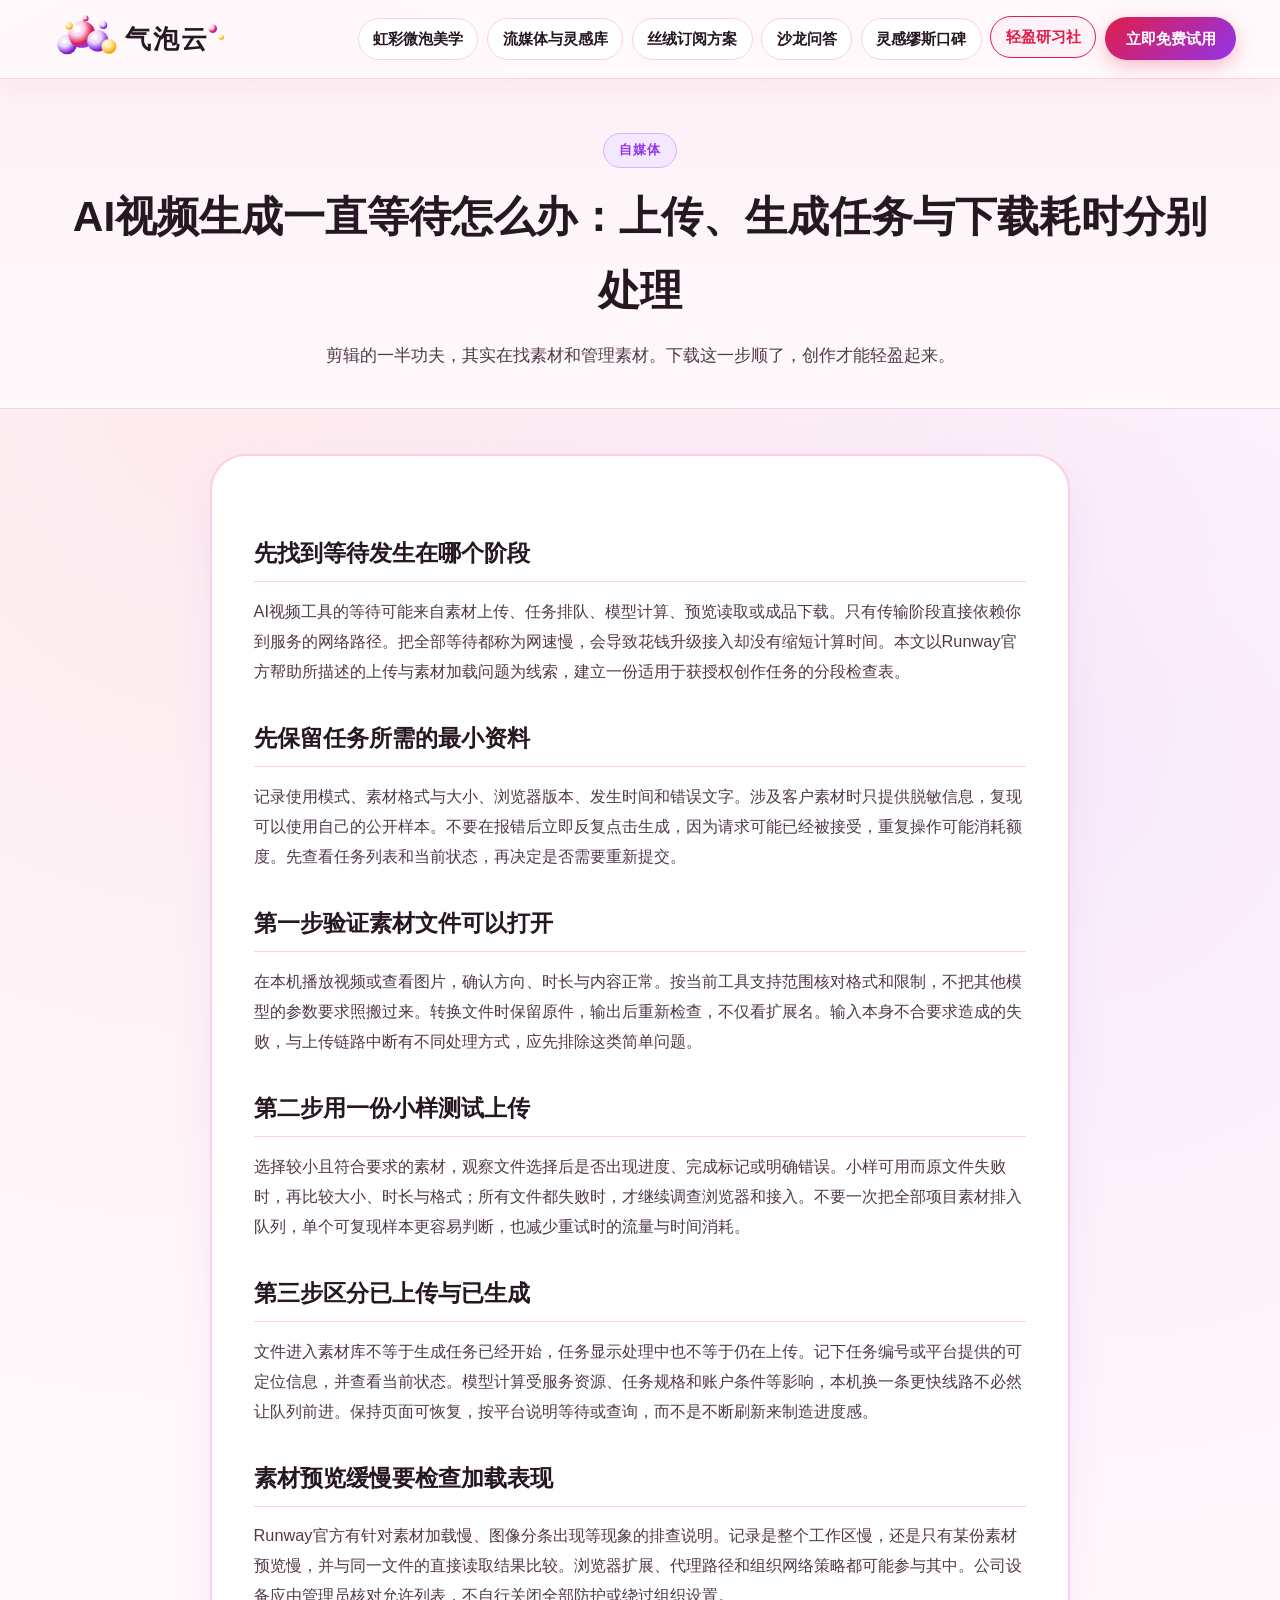
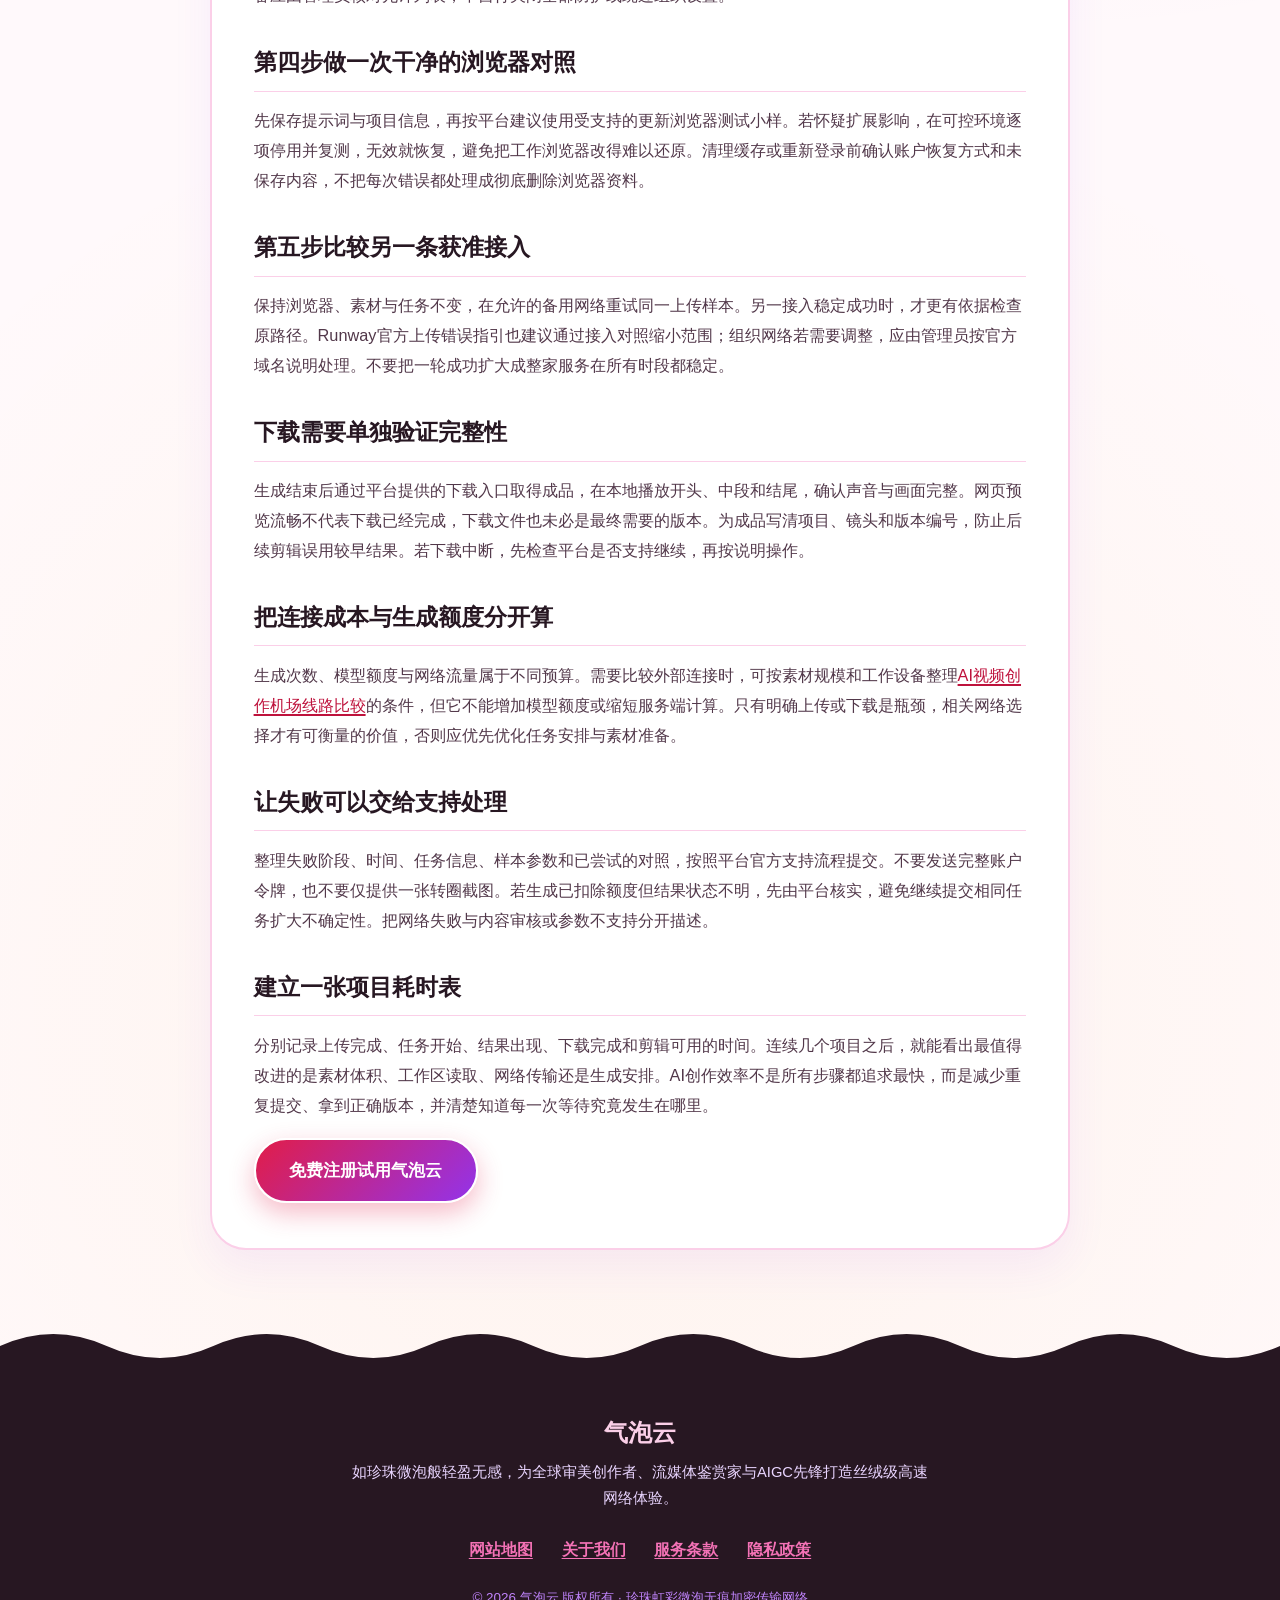
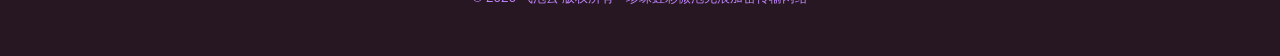
<file: ai-video-generation-sora-runway-bandwidth.html>
<!DOCTYPE html>

<html lang="zh-CN">
<head>
<meta charset="utf-8"/>
<meta content="width=device-width, initial-scale=1.0" name="viewport"/>
<title>AI视频生成一直等待怎么办：上传、生成任务与下载耗时分别处理</title>
<meta content="AI视频生成一直等待怎么办：上传、生成任务与下载耗时分别处理，按照实际任务拆解操作过程、失败判断与恢复步骤，帮助读者选择适合自己的连接方案。" name="description"/>
<link href="https://qipaoyun.makeup/ai-video-generation-sora-runway-bandwidth.html" rel="canonical"/>
<link href="style.css" rel="stylesheet"/>
</head>
<body>
<header class="velvet-header">
<div class="velvet-header-wrap">
<a aria-label="气泡云首页" class="pearl-brand" href="index.html">
<svg aria-label="气泡云珍珠虹彩微泡皇冠云朵标志" class="pearl-logo-svg" height="52" role="img" viewbox="0 0 215 56" width="205">
<defs>
<radialgradient cx="30%" cy="28%" id="pearlRose" r="72%">
<stop offset="0%" stop-color="#FFFFFF"></stop>
<stop offset="40%" stop-color="#FBCFE8"></stop>
<stop offset="78%" stop-color="#E11D48"></stop>
<stop offset="100%" stop-color="#9333EA"></stop>
</radialgradient>
<radialgradient cx="35%" cy="30%" id="pearlOrchid" r="70%">
<stop offset="0%" stop-color="#FFFBEB"></stop>
<stop offset="45%" stop-color="#E9D5FF"></stop>
<stop offset="85%" stop-color="#9333EA"></stop>
<stop offset="100%" stop-color="#6B21A8"></stop>
</radialgradient>
<radialgradient cx="35%" cy="30%" id="pearlGold" r="70%">
<stop offset="0%" stop-color="#FFFFFF"></stop>
<stop offset="50%" stop-color="#FDE68A"></stop>
<stop offset="100%" stop-color="#F59E0B"></stop>
</radialgradient>
</defs>
<!-- Iridescent Pearl Crown Cloud -->
<circle cx="22" cy="34" fill="url(#pearlOrchid)" r="10.5"></circle>
<circle cx="38" cy="23" fill="url(#pearlRose)" r="14.5"></circle>
<circle cx="55" cy="30" fill="url(#pearlOrchid)" r="11.5"></circle>
<circle cx="67" cy="36" fill="url(#pearlGold)" r="8"></circle>
<!-- Floating crown pearls -->
<circle class="pearl-float p1" cx="24" cy="14" fill="url(#pearlGold)" r="4"></circle>
<circle class="pearl-float p2" cx="42" cy="6" fill="url(#pearlRose)" r="3.2"></circle>
<circle class="pearl-float p3" cx="61" cy="13" fill="url(#pearlOrchid)" r="4.2"></circle>
<!-- Specular highlights -->
<circle cx="33" cy="18" fill="#FFFFFF" opacity="0.88" r="3.5"></circle>
<circle cx="52" cy="26" fill="#FFFFFF" opacity="0.85" r="2.6"></circle>
<circle cx="19" cy="31" fill="#FFFFFF" opacity="0.8" r="2.2"></circle>
<!-- Brand Typography 气泡云 -->
<text fill="#271722" font-family="'PingFang SC', 'Songti SC', 'Microsoft YaHei', serif" font-size="28" font-weight="800" letter-spacing="2.5" x="84" y="38">气泡云</text>
<circle cx="179" cy="17" fill="url(#pearlRose)" r="4.5"></circle>
<circle cx="188" cy="26" fill="url(#pearlGold)" r="2.8"></circle>
</svg>
</a>
<nav aria-label="主导航" class="velvet-nav">
<a class="velvet-nav-link" href="index.html#pearl-craft">虹彩微泡美学</a>
<a class="velvet-nav-link" href="index.html#editorial-media">流媒体与灵感库</a>
<a class="velvet-nav-link" href="index.html#pedestal-plans">丝绒订阅方案</a>
<a class="velvet-nav-link" href="index.html#salon-faq">沙龙问答</a>
<a class="velvet-nav-link" href="index.html#creator-voices">灵感缪斯口碑</a>
<a class="velvet-nav-link is-current" href="velvet-journal.html">轻盈研习社</a>
<a class="velvet-cta-pill" href="https://ww012.twilightaff.com/#/?code=A56DH1Af" rel="nofollow" target="_blank">立即免费试用</a>
</nav>
</div>
</header>
<main>
<section class="velvet-subhero">
<div class="velvet-container">
<span class="editorial-sec-kicker">自媒体</span>
<h1>AI视频生成一直等待怎么办：上传、生成任务与下载耗时分别处理</h1>
<p>剪辑的一半功夫，其实在找素材和管理素材。下载这一步顺了，创作才能轻盈起来。</p>
</div>
</section>
<div class="velvet-container">
<article class="velvet-prose"><div data-swc-article-body="2026-11-16"><h2>先找到等待发生在哪个阶段</h2><p>AI视频工具的等待可能来自素材上传、任务排队、模型计算、预览读取或成品下载。只有传输阶段直接依赖你到服务的网络路径。把全部等待都称为网速慢，会导致花钱升级接入却没有缩短计算时间。本文以Runway官方帮助所描述的上传与素材加载问题为线索，建立一份适用于获授权创作任务的分段检查表。</p><h2>先保留任务所需的最小资料</h2><p>记录使用模式、素材格式与大小、浏览器版本、发生时间和错误文字。涉及客户素材时只提供脱敏信息，复现可以使用自己的公开样本。不要在报错后立即反复点击生成，因为请求可能已经被接受，重复操作可能消耗额度。先查看任务列表和当前状态，再决定是否需要重新提交。</p><h2>第一步验证素材文件可以打开</h2><p>在本机播放视频或查看图片，确认方向、时长与内容正常。按当前工具支持范围核对格式和限制，不把其他模型的参数要求照搬过来。转换文件时保留原件，输出后重新检查，不仅看扩展名。输入本身不合要求造成的失败，与上传链路中断有不同处理方式，应先排除这类简单问题。</p><h2>第二步用一份小样测试上传</h2><p>选择较小且符合要求的素材，观察文件选择后是否出现进度、完成标记或明确错误。小样可用而原文件失败时，再比较大小、时长与格式；所有文件都失败时，才继续调查浏览器和接入。不要一次把全部项目素材排入队列，单个可复现样本更容易判断，也减少重试时的流量与时间消耗。</p><h2>第三步区分已上传与已生成</h2><p>文件进入素材库不等于生成任务已经开始，任务显示处理中也不等于仍在上传。记下任务编号或平台提供的可定位信息，并查看当前状态。模型计算受服务资源、任务规格和账户条件等影响，本机换一条更快线路不必然让队列前进。保持页面可恢复，按平台说明等待或查询，而不是不断刷新来制造进度感。</p><h2>素材预览缓慢要检查加载表现</h2><p>Runway官方有针对素材加载慢、图像分条出现等现象的排查说明。记录是整个工作区慢，还是只有某份素材预览慢，并与同一文件的直接读取结果比较。浏览器扩展、代理路径和组织网络策略都可能参与其中。公司设备应由管理员核对允许列表，不自行关闭全部防护或绕过组织设置。</p><h2>第四步做一次干净的浏览器对照</h2><p>先保存提示词与项目信息，再按平台建议使用受支持的更新浏览器测试小样。若怀疑扩展影响，在可控环境逐项停用并复测，无效就恢复，避免把工作浏览器改得难以还原。清理缓存或重新登录前确认账户恢复方式和未保存内容，不把每次错误都处理成彻底删除浏览器资料。</p><h2>第五步比较另一条获准接入</h2><p>保持浏览器、素材与任务不变，在允许的备用网络重试同一上传样本。另一接入稳定成功时，才更有依据检查原路径。Runway官方上传错误指引也建议通过接入对照缩小范围；组织网络若需要调整，应由管理员按官方域名说明处理。不要把一轮成功扩大成整家服务在所有时段都稳定。</p><h2>下载需要单独验证完整性</h2><p>生成结束后通过平台提供的下载入口取得成品，在本地播放开头、中段和结尾，确认声音与画面完整。网页预览流畅不代表下载已经完成，下载文件也未必是最终需要的版本。为成品写清项目、镜头和版本编号，防止后续剪辑误用较早结果。若下载中断，先检查平台是否支持继续，再按说明操作。</p><h2>把连接成本与生成额度分开算</h2><p>生成次数、模型额度与网络流量属于不同预算。需要比较外部连接时，可按素材规模和工作设备整理<a href="https://dajichang.mom/">AI视频创作机场线路比较</a>的条件，但它不能增加模型额度或缩短服务端计算。只有明确上传或下载是瓶颈，相关网络选择才有可衡量的价值，否则应优先优化任务安排与素材准备。</p><h2>让失败可以交给支持处理</h2><p>整理失败阶段、时间、任务信息、样本参数和已尝试的对照，按照平台官方支持流程提交。不要发送完整账户令牌，也不要仅提供一张转圈截图。若生成已扣除额度但结果状态不明，先由平台核实，避免继续提交相同任务扩大不确定性。把网络失败与内容审核或参数不支持分开描述。</p><h2>建立一张项目耗时表</h2><p>分别记录上传完成、任务开始、结果出现、下载完成和剪辑可用的时间。连续几个项目之后，就能看出最值得改进的是素材体积、工作区读取、网络传输还是生成安排。AI创作效率不是所有步骤都追求最快，而是减少重复提交、拿到正确版本，并清楚知道每一次等待究竟发生在哪里。</p></div><div class="article-original-promotion"><a class="btn-velvet-primary" href="https://ww012.twilightaff.com/#/?code=A56DH1Af" rel="nofollow" target="_blank">免费注册试用气泡云</a></div></article>
</div>
</main>
<footer class="velvet-footer">
<div aria-hidden="true" class="scallop-pearl-divider">
<svg preserveaspectratio="none" viewbox="0 0 1440 56">
<path d="M0,56 L0,28 Q60,0 120,28 T240,28 T360,28 T480,28 T600,28 T720,28 T840,28 T960,28 T1080,28 T1200,28 T1320,28 T1440,28 L1440,56 Z" fill="#271722"></path>
</svg>
</div>
<div class="velvet-footer-inner">
<div class="velvet-container">
<div class="footer-editorial-head">
<span class="footer-logo-name">气泡云</span>
<p class="footer-motto">如珍珠微泡般轻盈无感，为全球审美创作者、流媒体鉴赏家与AIGC先锋打造丝绒级高速网络体验。</p>
</div>
<nav aria-label="底部合规链接" class="footer-legal-nav">
<a href="sitemap.html">网站地图</a>
<a href="about.html">关于我们</a>
<a href="terms.html">服务条款</a>
<a href="privacy.html">隐私政策</a>
</nav>
<p class="footer-copyright">© 2026 气泡云 版权所有 · 珍珠虹彩微泡无痕加密传输网络</p>
</div>
</div>
</footer>
</body>
</html>
</file>
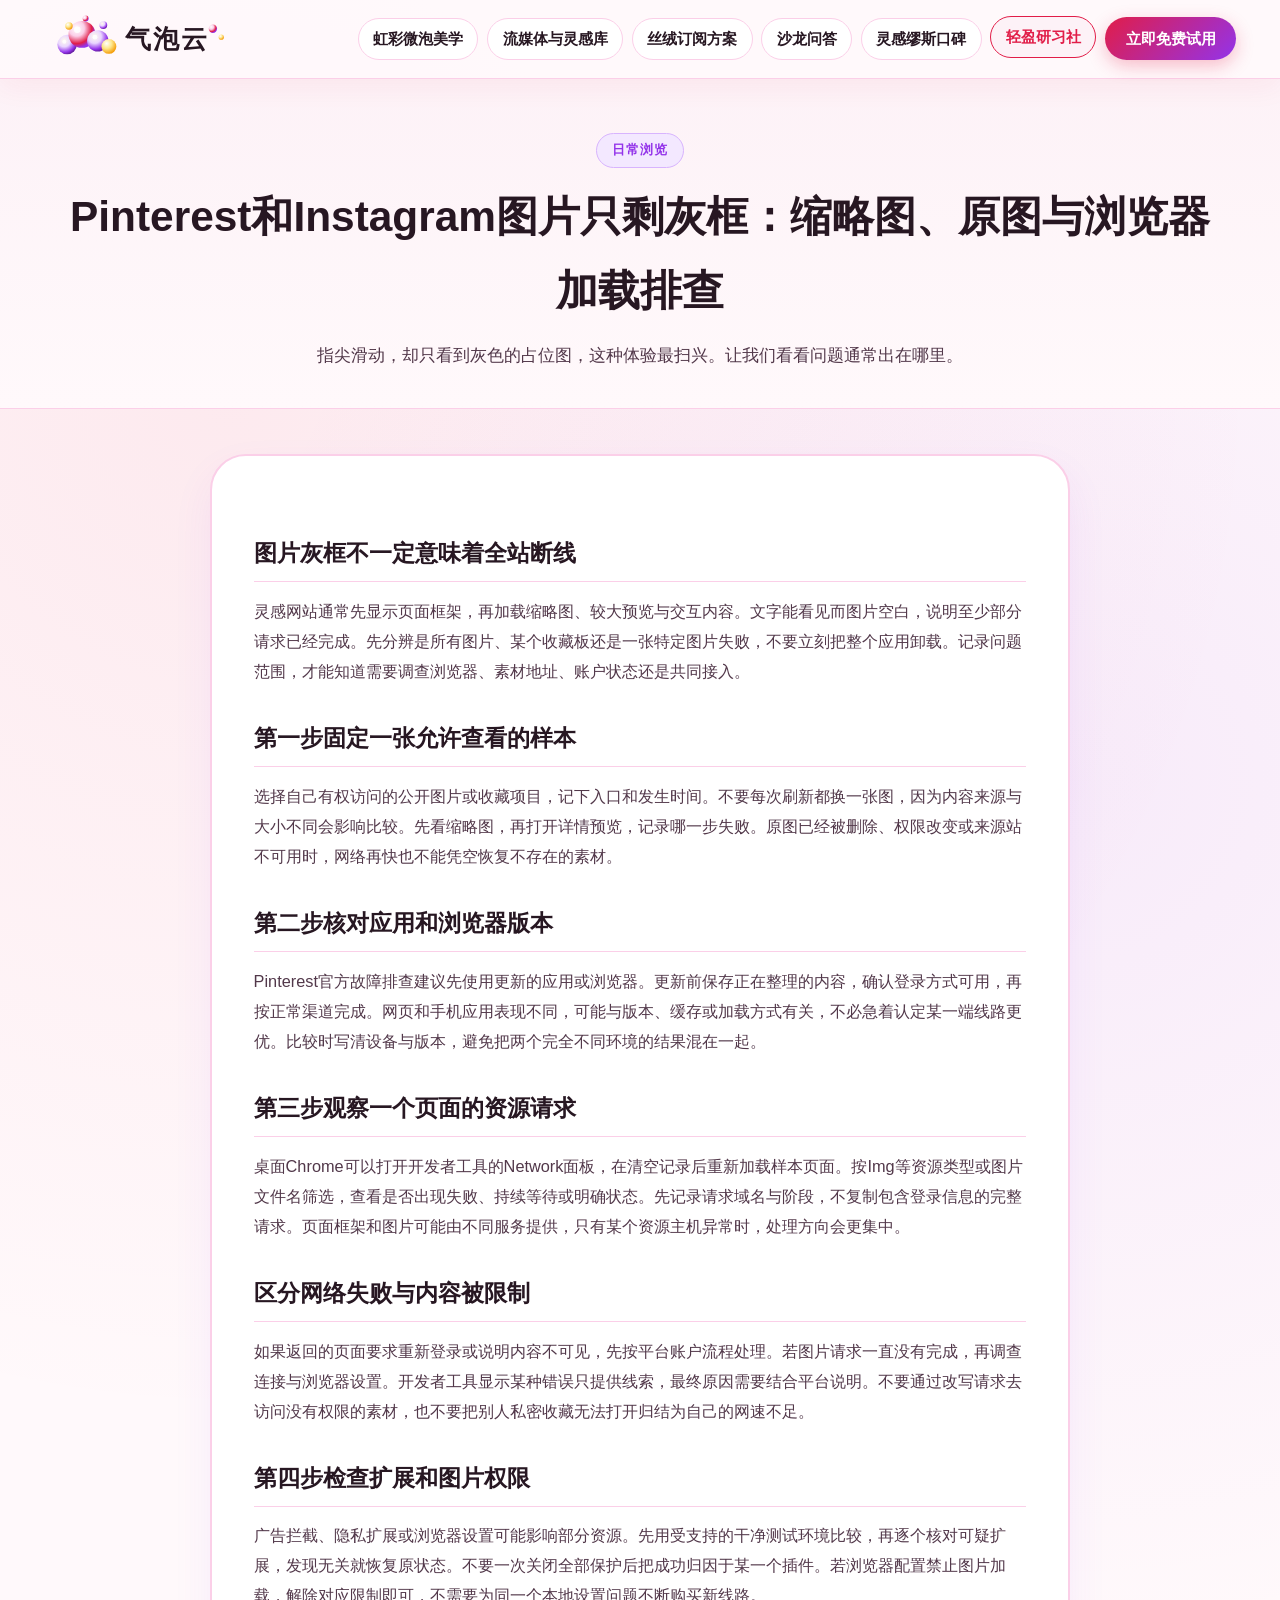
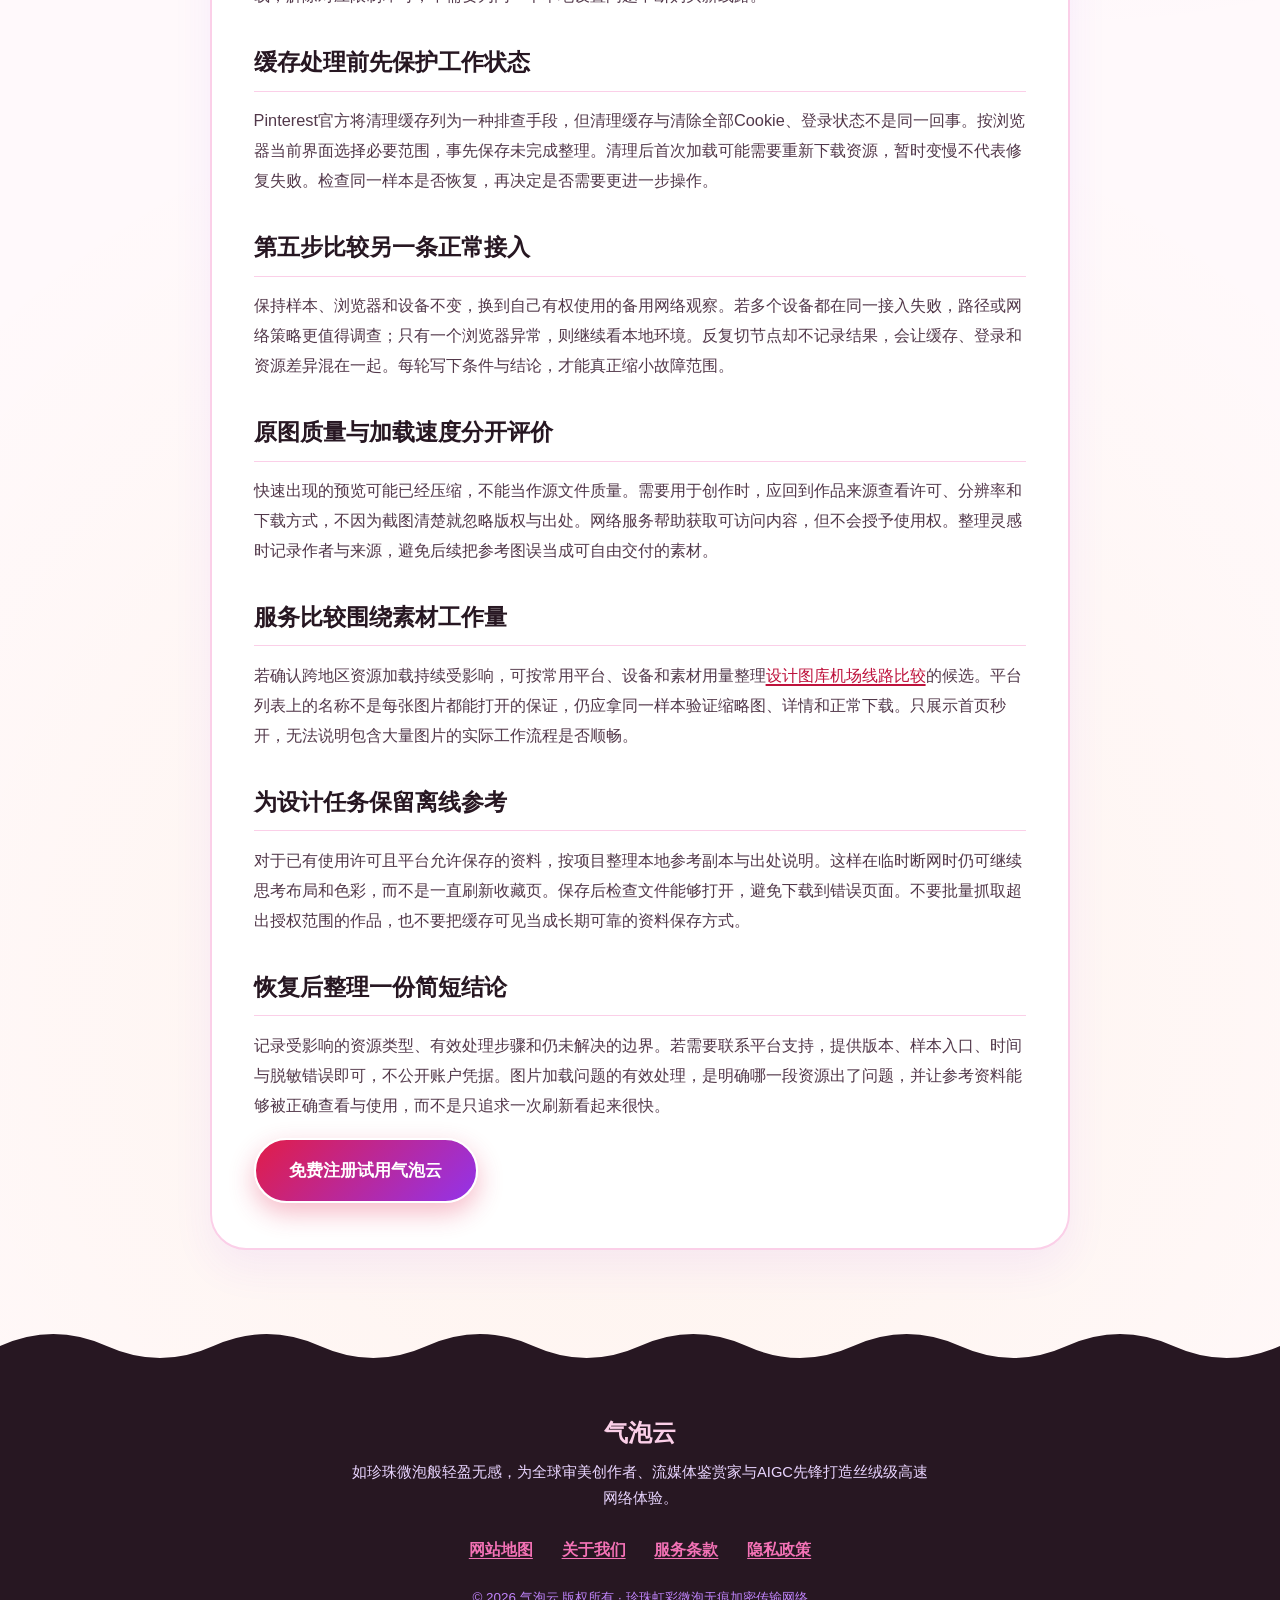
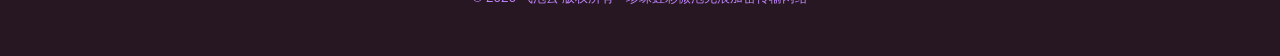
<file: instagram-pinterest-high-res-feed-loading.html>
<!DOCTYPE html>

<html lang="zh-CN">
<head>
<meta charset="utf-8"/>
<meta content="width=device-width, initial-scale=1.0" name="viewport"/>
<title>Pinterest和Instagram图片只剩灰框：缩略图、原图与浏览器加载排查</title>
<meta content="Pinterest和Instagram图片只剩灰框：缩略图、原图与浏览器加载排查，按照实际任务拆解操作过程、失败判断与恢复步骤，帮助读者选择适合自己的连接方案。" name="description"/>
<link href="https://qipaoyun.makeup/instagram-pinterest-high-res-feed-loading.html" rel="canonical"/>
<link href="style.css" rel="stylesheet"/>
</head>
<body>
<header class="velvet-header">
<div class="velvet-header-wrap">
<a aria-label="气泡云首页" class="pearl-brand" href="index.html">
<svg aria-label="气泡云珍珠虹彩微泡皇冠云朵标志" class="pearl-logo-svg" height="52" role="img" viewbox="0 0 215 56" width="205">
<defs>
<radialgradient cx="30%" cy="28%" id="pearlRose" r="72%">
<stop offset="0%" stop-color="#FFFFFF"></stop>
<stop offset="40%" stop-color="#FBCFE8"></stop>
<stop offset="78%" stop-color="#E11D48"></stop>
<stop offset="100%" stop-color="#9333EA"></stop>
</radialgradient>
<radialgradient cx="35%" cy="30%" id="pearlOrchid" r="70%">
<stop offset="0%" stop-color="#FFFBEB"></stop>
<stop offset="45%" stop-color="#E9D5FF"></stop>
<stop offset="85%" stop-color="#9333EA"></stop>
<stop offset="100%" stop-color="#6B21A8"></stop>
</radialgradient>
<radialgradient cx="35%" cy="30%" id="pearlGold" r="70%">
<stop offset="0%" stop-color="#FFFFFF"></stop>
<stop offset="50%" stop-color="#FDE68A"></stop>
<stop offset="100%" stop-color="#F59E0B"></stop>
</radialgradient>
</defs>
<!-- Iridescent Pearl Crown Cloud -->
<circle cx="22" cy="34" fill="url(#pearlOrchid)" r="10.5"></circle>
<circle cx="38" cy="23" fill="url(#pearlRose)" r="14.5"></circle>
<circle cx="55" cy="30" fill="url(#pearlOrchid)" r="11.5"></circle>
<circle cx="67" cy="36" fill="url(#pearlGold)" r="8"></circle>
<!-- Floating crown pearls -->
<circle class="pearl-float p1" cx="24" cy="14" fill="url(#pearlGold)" r="4"></circle>
<circle class="pearl-float p2" cx="42" cy="6" fill="url(#pearlRose)" r="3.2"></circle>
<circle class="pearl-float p3" cx="61" cy="13" fill="url(#pearlOrchid)" r="4.2"></circle>
<!-- Specular highlights -->
<circle cx="33" cy="18" fill="#FFFFFF" opacity="0.88" r="3.5"></circle>
<circle cx="52" cy="26" fill="#FFFFFF" opacity="0.85" r="2.6"></circle>
<circle cx="19" cy="31" fill="#FFFFFF" opacity="0.8" r="2.2"></circle>
<!-- Brand Typography 气泡云 -->
<text fill="#271722" font-family="'PingFang SC', 'Songti SC', 'Microsoft YaHei', serif" font-size="28" font-weight="800" letter-spacing="2.5" x="84" y="38">气泡云</text>
<circle cx="179" cy="17" fill="url(#pearlRose)" r="4.5"></circle>
<circle cx="188" cy="26" fill="url(#pearlGold)" r="2.8"></circle>
</svg>
</a>
<nav aria-label="主导航" class="velvet-nav">
<a class="velvet-nav-link" href="index.html#pearl-craft">虹彩微泡美学</a>
<a class="velvet-nav-link" href="index.html#editorial-media">流媒体与灵感库</a>
<a class="velvet-nav-link" href="index.html#pedestal-plans">丝绒订阅方案</a>
<a class="velvet-nav-link" href="index.html#salon-faq">沙龙问答</a>
<a class="velvet-nav-link" href="index.html#creator-voices">灵感缪斯口碑</a>
<a class="velvet-nav-link is-current" href="velvet-journal.html">轻盈研习社</a>
<a class="velvet-cta-pill" href="https://ww012.twilightaff.com/#/?code=A56DH1Af" rel="nofollow" target="_blank">立即免费试用</a>
</nav>
</div>
</header>
<main>
<section class="velvet-subhero">
<div class="velvet-container">
<span class="editorial-sec-kicker">日常浏览</span>
<h1>Pinterest和Instagram图片只剩灰框：缩略图、原图与浏览器加载排查</h1>
<p>指尖滑动，却只看到灰色的占位图，这种体验最扫兴。让我们看看问题通常出在哪里。</p>
</div>
</section>
<div class="velvet-container">
<article class="velvet-prose"><div data-swc-article-body="2026-11-16"><h2>图片灰框不一定意味着全站断线</h2><p>灵感网站通常先显示页面框架，再加载缩略图、较大预览与交互内容。文字能看见而图片空白，说明至少部分请求已经完成。先分辨是所有图片、某个收藏板还是一张特定图片失败，不要立刻把整个应用卸载。记录问题范围，才能知道需要调查浏览器、素材地址、账户状态还是共同接入。</p><h2>第一步固定一张允许查看的样本</h2><p>选择自己有权访问的公开图片或收藏项目，记下入口和发生时间。不要每次刷新都换一张图，因为内容来源与大小不同会影响比较。先看缩略图，再打开详情预览，记录哪一步失败。原图已经被删除、权限改变或来源站不可用时，网络再快也不能凭空恢复不存在的素材。</p><h2>第二步核对应用和浏览器版本</h2><p>Pinterest官方故障排查建议先使用更新的应用或浏览器。更新前保存正在整理的内容，确认登录方式可用，再按正常渠道完成。网页和手机应用表现不同，可能与版本、缓存或加载方式有关，不必急着认定某一端线路更优。比较时写清设备与版本，避免把两个完全不同环境的结果混在一起。</p><h2>第三步观察一个页面的资源请求</h2><p>桌面Chrome可以打开开发者工具的Network面板，在清空记录后重新加载样本页面。按Img等资源类型或图片文件名筛选，查看是否出现失败、持续等待或明确状态。先记录请求域名与阶段，不复制包含登录信息的完整请求。页面框架和图片可能由不同服务提供，只有某个资源主机异常时，处理方向会更集中。</p><h2>区分网络失败与内容被限制</h2><p>如果返回的页面要求重新登录或说明内容不可见，先按平台账户流程处理。若图片请求一直没有完成，再调查连接与浏览器设置。开发者工具显示某种错误只提供线索，最终原因需要结合平台说明。不要通过改写请求去访问没有权限的素材，也不要把别人私密收藏无法打开归结为自己的网速不足。</p><h2>第四步检查扩展和图片权限</h2><p>广告拦截、隐私扩展或浏览器设置可能影响部分资源。先用受支持的干净测试环境比较，再逐个核对可疑扩展，发现无关就恢复原状态。不要一次关闭全部保护后把成功归因于某一个插件。若浏览器配置禁止图片加载，解除对应限制即可，不需要为同一个本地设置问题不断购买新线路。</p><h2>缓存处理前先保护工作状态</h2><p>Pinterest官方将清理缓存列为一种排查手段，但清理缓存与清除全部Cookie、登录状态不是同一回事。按浏览器当前界面选择必要范围，事先保存未完成整理。清理后首次加载可能需要重新下载资源，暂时变慢不代表修复失败。检查同一样本是否恢复，再决定是否需要更进一步操作。</p><h2>第五步比较另一条正常接入</h2><p>保持样本、浏览器和设备不变，换到自己有权使用的备用网络观察。若多个设备都在同一接入失败，路径或网络策略更值得调查；只有一个浏览器异常，则继续看本地环境。反复切节点却不记录结果，会让缓存、登录和资源差异混在一起。每轮写下条件与结论，才能真正缩小故障范围。</p><h2>原图质量与加载速度分开评价</h2><p>快速出现的预览可能已经压缩，不能当作源文件质量。需要用于创作时，应回到作品来源查看许可、分辨率和下载方式，不因为截图清楚就忽略版权与出处。网络服务帮助获取可访问内容，但不会授予使用权。整理灵感时记录作者与来源，避免后续把参考图误当成可自由交付的素材。</p><h2>服务比较围绕素材工作量</h2><p>若确认跨地区资源加载持续受影响，可按常用平台、设备和素材用量整理<a href="https://dajichang.mom/">设计图库机场线路比较</a>的候选。平台列表上的名称不是每张图片都能打开的保证，仍应拿同一样本验证缩略图、详情和正常下载。只展示首页秒开，无法说明包含大量图片的实际工作流程是否顺畅。</p><h2>为设计任务保留离线参考</h2><p>对于已有使用许可且平台允许保存的资料，按项目整理本地参考副本与出处说明。这样在临时断网时仍可继续思考布局和色彩，而不是一直刷新收藏页。保存后检查文件能够打开，避免下载到错误页面。不要批量抓取超出授权范围的作品，也不要把缓存可见当成长期可靠的资料保存方式。</p><h2>恢复后整理一份简短结论</h2><p>记录受影响的资源类型、有效处理步骤和仍未解决的边界。若需要联系平台支持，提供版本、样本入口、时间与脱敏错误即可，不公开账户凭据。图片加载问题的有效处理，是明确哪一段资源出了问题，并让参考资料能够被正确查看与使用，而不是只追求一次刷新看起来很快。</p></div><div class="article-original-promotion"><a class="btn-velvet-primary" href="https://ww012.twilightaff.com/#/?code=A56DH1Af" rel="nofollow" target="_blank">免费注册试用气泡云</a></div></article>
</div>
</main>
<footer class="velvet-footer">
<div aria-hidden="true" class="scallop-pearl-divider">
<svg preserveaspectratio="none" viewbox="0 0 1440 56">
<path d="M0,56 L0,28 Q60,0 120,28 T240,28 T360,28 T480,28 T600,28 T720,28 T840,28 T960,28 T1080,28 T1200,28 T1320,28 T1440,28 L1440,56 Z" fill="#271722"></path>
</svg>
</div>
<div class="velvet-footer-inner">
<div class="velvet-container">
<div class="footer-editorial-head">
<span class="footer-logo-name">气泡云</span>
<p class="footer-motto">如珍珠微泡般轻盈无感，为全球审美创作者、流媒体鉴赏家与AIGC先锋打造丝绒级高速网络体验。</p>
</div>
<nav aria-label="底部合规链接" class="footer-legal-nav">
<a href="sitemap.html">网站地图</a>
<a href="about.html">关于我们</a>
<a href="terms.html">服务条款</a>
<a href="privacy.html">隐私政策</a>
</nav>
<p class="footer-copyright">© 2026 气泡云 版权所有 · 珍珠虹彩微泡无痕加密传输网络</p>
</div>
</div>
</footer>
</body>
</html>
</file>
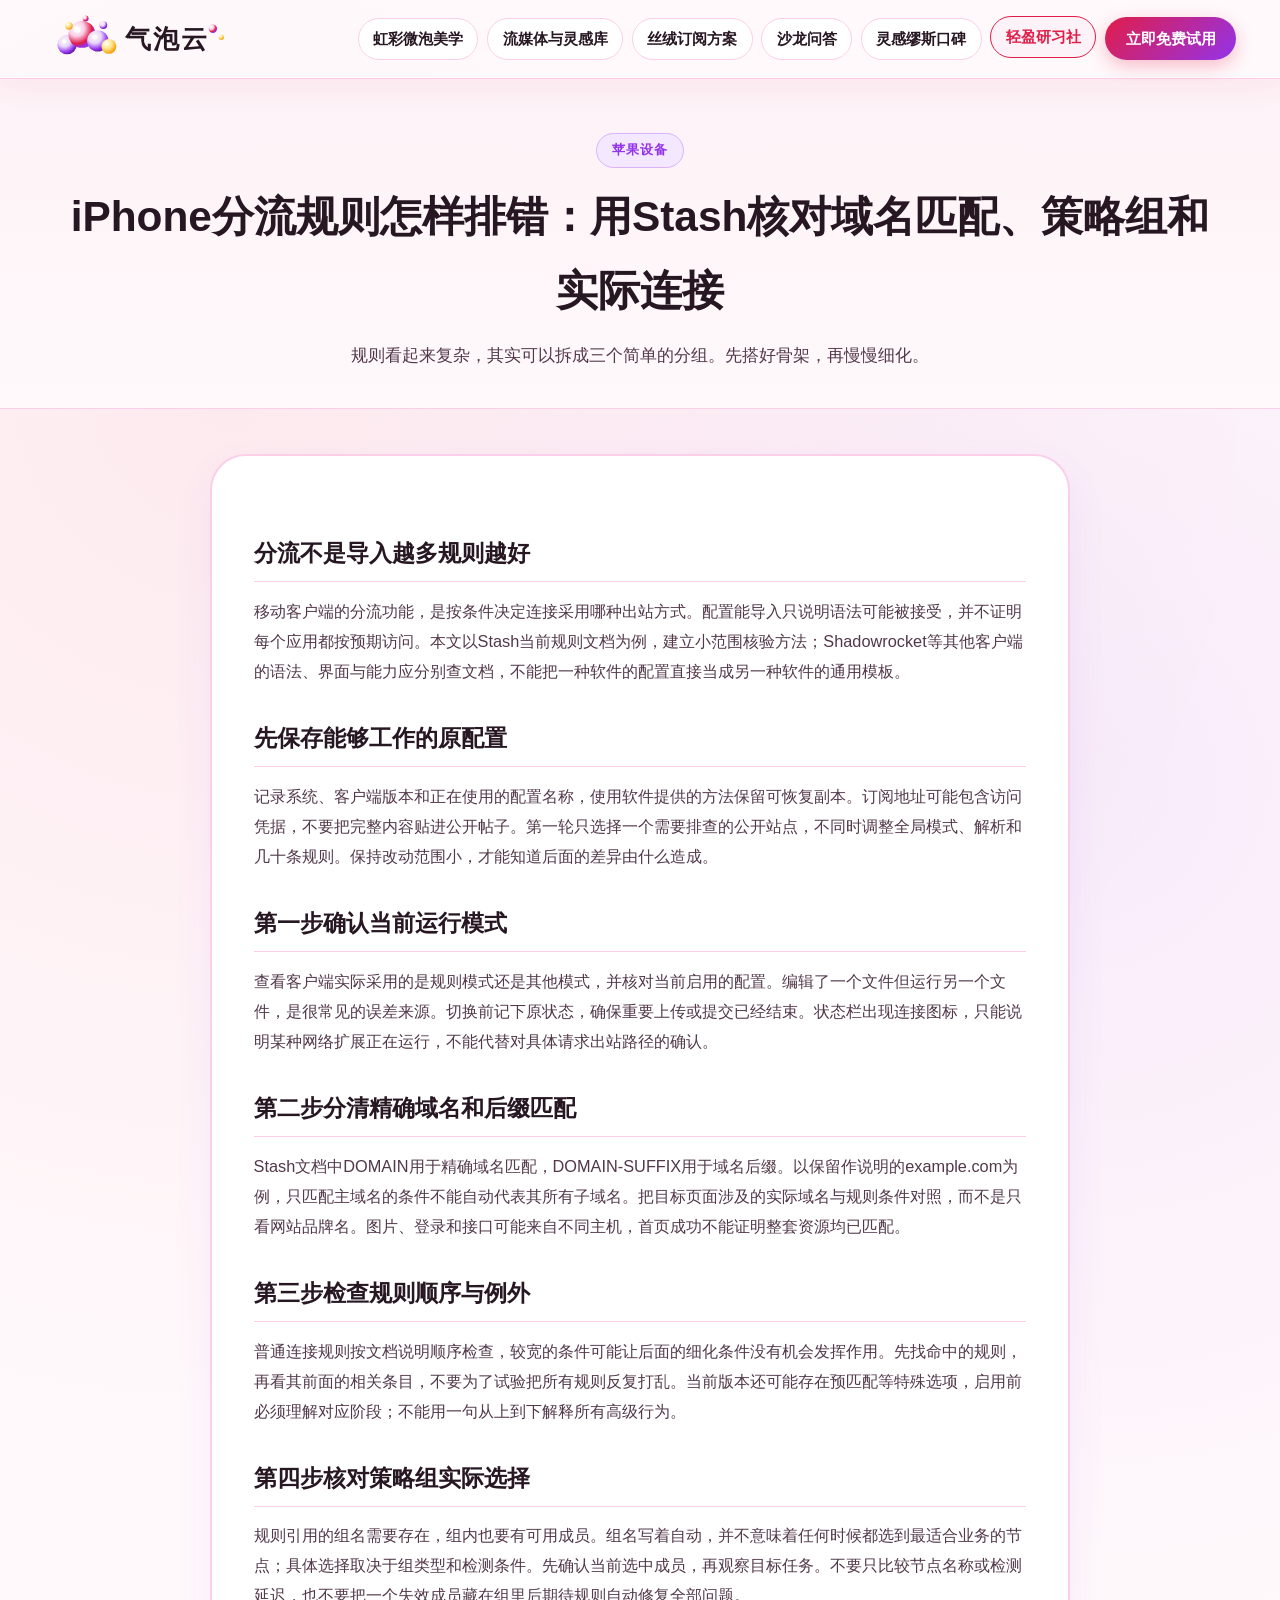
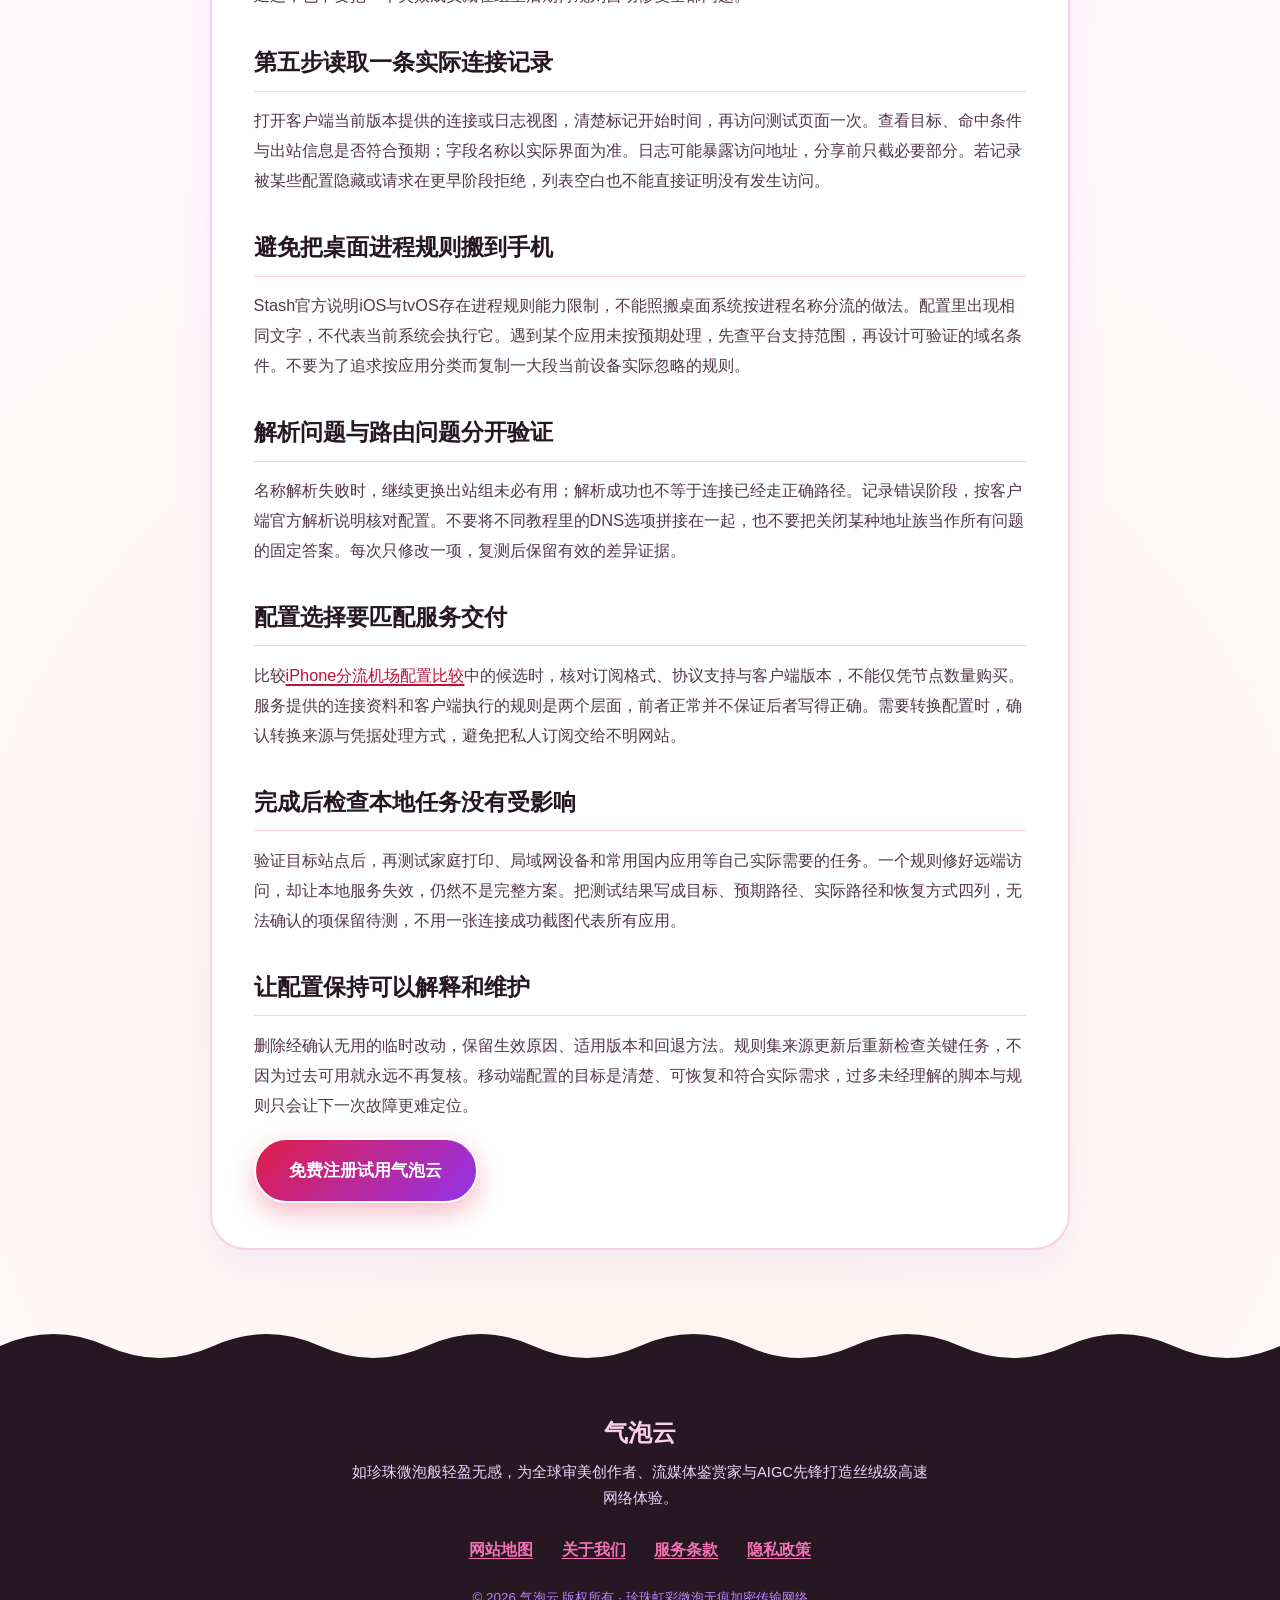
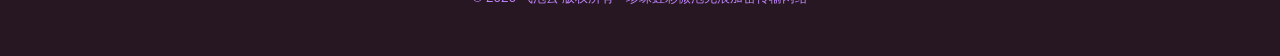
<file: ios-shadowrocket-stash-rule-configuration.html>
<!DOCTYPE html>

<html lang="zh-CN">
<head>
<meta charset="utf-8"/>
<meta content="width=device-width, initial-scale=1.0" name="viewport"/>
<title>iPhone分流规则怎样排错：用Stash核对域名匹配、策略组和实际连接</title>
<meta content="iPhone分流规则怎样排错：用Stash核对域名匹配、策略组和实际连接，按照实际任务拆解操作过程、失败判断与恢复步骤，帮助读者选择适合自己的连接方案。" name="description"/>
<link href="https://qipaoyun.makeup/ios-shadowrocket-stash-rule-configuration.html" rel="canonical"/>
<link href="style.css" rel="stylesheet"/>
</head>
<body>
<header class="velvet-header">
<div class="velvet-header-wrap">
<a aria-label="气泡云首页" class="pearl-brand" href="index.html">
<svg aria-label="气泡云珍珠虹彩微泡皇冠云朵标志" class="pearl-logo-svg" height="52" role="img" viewbox="0 0 215 56" width="205">
<defs>
<radialgradient cx="30%" cy="28%" id="pearlRose" r="72%">
<stop offset="0%" stop-color="#FFFFFF"></stop>
<stop offset="40%" stop-color="#FBCFE8"></stop>
<stop offset="78%" stop-color="#E11D48"></stop>
<stop offset="100%" stop-color="#9333EA"></stop>
</radialgradient>
<radialgradient cx="35%" cy="30%" id="pearlOrchid" r="70%">
<stop offset="0%" stop-color="#FFFBEB"></stop>
<stop offset="45%" stop-color="#E9D5FF"></stop>
<stop offset="85%" stop-color="#9333EA"></stop>
<stop offset="100%" stop-color="#6B21A8"></stop>
</radialgradient>
<radialgradient cx="35%" cy="30%" id="pearlGold" r="70%">
<stop offset="0%" stop-color="#FFFFFF"></stop>
<stop offset="50%" stop-color="#FDE68A"></stop>
<stop offset="100%" stop-color="#F59E0B"></stop>
</radialgradient>
</defs>
<!-- Iridescent Pearl Crown Cloud -->
<circle cx="22" cy="34" fill="url(#pearlOrchid)" r="10.5"></circle>
<circle cx="38" cy="23" fill="url(#pearlRose)" r="14.5"></circle>
<circle cx="55" cy="30" fill="url(#pearlOrchid)" r="11.5"></circle>
<circle cx="67" cy="36" fill="url(#pearlGold)" r="8"></circle>
<!-- Floating crown pearls -->
<circle class="pearl-float p1" cx="24" cy="14" fill="url(#pearlGold)" r="4"></circle>
<circle class="pearl-float p2" cx="42" cy="6" fill="url(#pearlRose)" r="3.2"></circle>
<circle class="pearl-float p3" cx="61" cy="13" fill="url(#pearlOrchid)" r="4.2"></circle>
<!-- Specular highlights -->
<circle cx="33" cy="18" fill="#FFFFFF" opacity="0.88" r="3.5"></circle>
<circle cx="52" cy="26" fill="#FFFFFF" opacity="0.85" r="2.6"></circle>
<circle cx="19" cy="31" fill="#FFFFFF" opacity="0.8" r="2.2"></circle>
<!-- Brand Typography 气泡云 -->
<text fill="#271722" font-family="'PingFang SC', 'Songti SC', 'Microsoft YaHei', serif" font-size="28" font-weight="800" letter-spacing="2.5" x="84" y="38">气泡云</text>
<circle cx="179" cy="17" fill="url(#pearlRose)" r="4.5"></circle>
<circle cx="188" cy="26" fill="url(#pearlGold)" r="2.8"></circle>
</svg>
</a>
<nav aria-label="主导航" class="velvet-nav">
<a class="velvet-nav-link" href="index.html#pearl-craft">虹彩微泡美学</a>
<a class="velvet-nav-link" href="index.html#editorial-media">流媒体与灵感库</a>
<a class="velvet-nav-link" href="index.html#pedestal-plans">丝绒订阅方案</a>
<a class="velvet-nav-link" href="index.html#salon-faq">沙龙问答</a>
<a class="velvet-nav-link" href="index.html#creator-voices">灵感缪斯口碑</a>
<a class="velvet-nav-link is-current" href="velvet-journal.html">轻盈研习社</a>
<a class="velvet-cta-pill" href="https://ww012.twilightaff.com/#/?code=A56DH1Af" rel="nofollow" target="_blank">立即免费试用</a>
</nav>
</div>
</header>
<main>
<section class="velvet-subhero">
<div class="velvet-container">
<span class="editorial-sec-kicker">苹果设备</span>
<h1>iPhone分流规则怎样排错：用Stash核对域名匹配、策略组和实际连接</h1>
<p>规则看起来复杂，其实可以拆成三个简单的分组。先搭好骨架，再慢慢细化。</p>
</div>
</section>
<div class="velvet-container">
<article class="velvet-prose"><div data-swc-article-body="2026-11-16"><h2>分流不是导入越多规则越好</h2><p>移动客户端的分流功能，是按条件决定连接采用哪种出站方式。配置能导入只说明语法可能被接受，并不证明每个应用都按预期访问。本文以Stash当前规则文档为例，建立小范围核验方法；Shadowrocket等其他客户端的语法、界面与能力应分别查文档，不能把一种软件的配置直接当成另一种软件的通用模板。</p><h2>先保存能够工作的原配置</h2><p>记录系统、客户端版本和正在使用的配置名称，使用软件提供的方法保留可恢复副本。订阅地址可能包含访问凭据，不要把完整内容贴进公开帖子。第一轮只选择一个需要排查的公开站点，不同时调整全局模式、解析和几十条规则。保持改动范围小，才能知道后面的差异由什么造成。</p><h2>第一步确认当前运行模式</h2><p>查看客户端实际采用的是规则模式还是其他模式，并核对当前启用的配置。编辑了一个文件但运行另一个文件，是很常见的误差来源。切换前记下原状态，确保重要上传或提交已经结束。状态栏出现连接图标，只能说明某种网络扩展正在运行，不能代替对具体请求出站路径的确认。</p><h2>第二步分清精确域名和后缀匹配</h2><p>Stash文档中DOMAIN用于精确域名匹配，DOMAIN-SUFFIX用于域名后缀。以保留作说明的example.com为例，只匹配主域名的条件不能自动代表其所有子域名。把目标页面涉及的实际域名与规则条件对照，而不是只看网站品牌名。图片、登录和接口可能来自不同主机，首页成功不能证明整套资源均已匹配。</p><h2>第三步检查规则顺序与例外</h2><p>普通连接规则按文档说明顺序检查，较宽的条件可能让后面的细化条件没有机会发挥作用。先找命中的规则，再看其前面的相关条目，不要为了试验把所有规则反复打乱。当前版本还可能存在预匹配等特殊选项，启用前必须理解对应阶段；不能用一句从上到下解释所有高级行为。</p><h2>第四步核对策略组实际选择</h2><p>规则引用的组名需要存在，组内也要有可用成员。组名写着自动，并不意味着任何时候都选到最适合业务的节点；具体选择取决于组类型和检测条件。先确认当前选中成员，再观察目标任务。不要只比较节点名称或检测延迟，也不要把一个失效成员藏在组里后期待规则自动修复全部问题。</p><h2>第五步读取一条实际连接记录</h2><p>打开客户端当前版本提供的连接或日志视图，清楚标记开始时间，再访问测试页面一次。查看目标、命中条件与出站信息是否符合预期；字段名称以实际界面为准。日志可能暴露访问地址，分享前只截必要部分。若记录被某些配置隐藏或请求在更早阶段拒绝，列表空白也不能直接证明没有发生访问。</p><h2>避免把桌面进程规则搬到手机</h2><p>Stash官方说明iOS与tvOS存在进程规则能力限制，不能照搬桌面系统按进程名称分流的做法。配置里出现相同文字，不代表当前系统会执行它。遇到某个应用未按预期处理，先查平台支持范围，再设计可验证的域名条件。不要为了追求按应用分类而复制一大段当前设备实际忽略的规则。</p><h2>解析问题与路由问题分开验证</h2><p>名称解析失败时，继续更换出站组未必有用；解析成功也不等于连接已经走正确路径。记录错误阶段，按客户端官方解析说明核对配置。不要将不同教程里的DNS选项拼接在一起，也不要把关闭某种地址族当作所有问题的固定答案。每次只修改一项，复测后保留有效的差异证据。</p><h2>配置选择要匹配服务交付</h2><p>比较<a href="https://dajichang.mom/">iPhone分流机场配置比较</a>中的候选时，核对订阅格式、协议支持与客户端版本，不能仅凭节点数量购买。服务提供的连接资料和客户端执行的规则是两个层面，前者正常并不保证后者写得正确。需要转换配置时，确认转换来源与凭据处理方式，避免把私人订阅交给不明网站。</p><h2>完成后检查本地任务没有受影响</h2><p>验证目标站点后，再测试家庭打印、局域网设备和常用国内应用等自己实际需要的任务。一个规则修好远端访问，却让本地服务失效，仍然不是完整方案。把测试结果写成目标、预期路径、实际路径和恢复方式四列，无法确认的项保留待测，不用一张连接成功截图代表所有应用。</p><h2>让配置保持可以解释和维护</h2><p>删除经确认无用的临时改动，保留生效原因、适用版本和回退方法。规则集来源更新后重新检查关键任务，不因为过去可用就永远不再复核。移动端配置的目标是清楚、可恢复和符合实际需求，过多未经理解的脚本与规则只会让下一次故障更难定位。</p></div><div class="article-original-promotion"><a class="btn-velvet-primary" href="https://ww012.twilightaff.com/#/?code=A56DH1Af" rel="nofollow" target="_blank">免费注册试用气泡云</a></div></article>
</div>
</main>
<footer class="velvet-footer">
<div aria-hidden="true" class="scallop-pearl-divider">
<svg preserveaspectratio="none" viewbox="0 0 1440 56">
<path d="M0,56 L0,28 Q60,0 120,28 T240,28 T360,28 T480,28 T600,28 T720,28 T840,28 T960,28 T1080,28 T1200,28 T1320,28 T1440,28 L1440,56 Z" fill="#271722"></path>
</svg>
</div>
<div class="velvet-footer-inner">
<div class="velvet-container">
<div class="footer-editorial-head">
<span class="footer-logo-name">气泡云</span>
<p class="footer-motto">如珍珠微泡般轻盈无感，为全球审美创作者、流媒体鉴赏家与AIGC先锋打造丝绒级高速网络体验。</p>
</div>
<nav aria-label="底部合规链接" class="footer-legal-nav">
<a href="sitemap.html">网站地图</a>
<a href="about.html">关于我们</a>
<a href="terms.html">服务条款</a>
<a href="privacy.html">隐私政策</a>
</nav>
<p class="footer-copyright">© 2026 气泡云 版权所有 · 珍珠虹彩微泡无痕加密传输网络</p>
</div>
</div>
</footer>
</body>
</html>
</file>
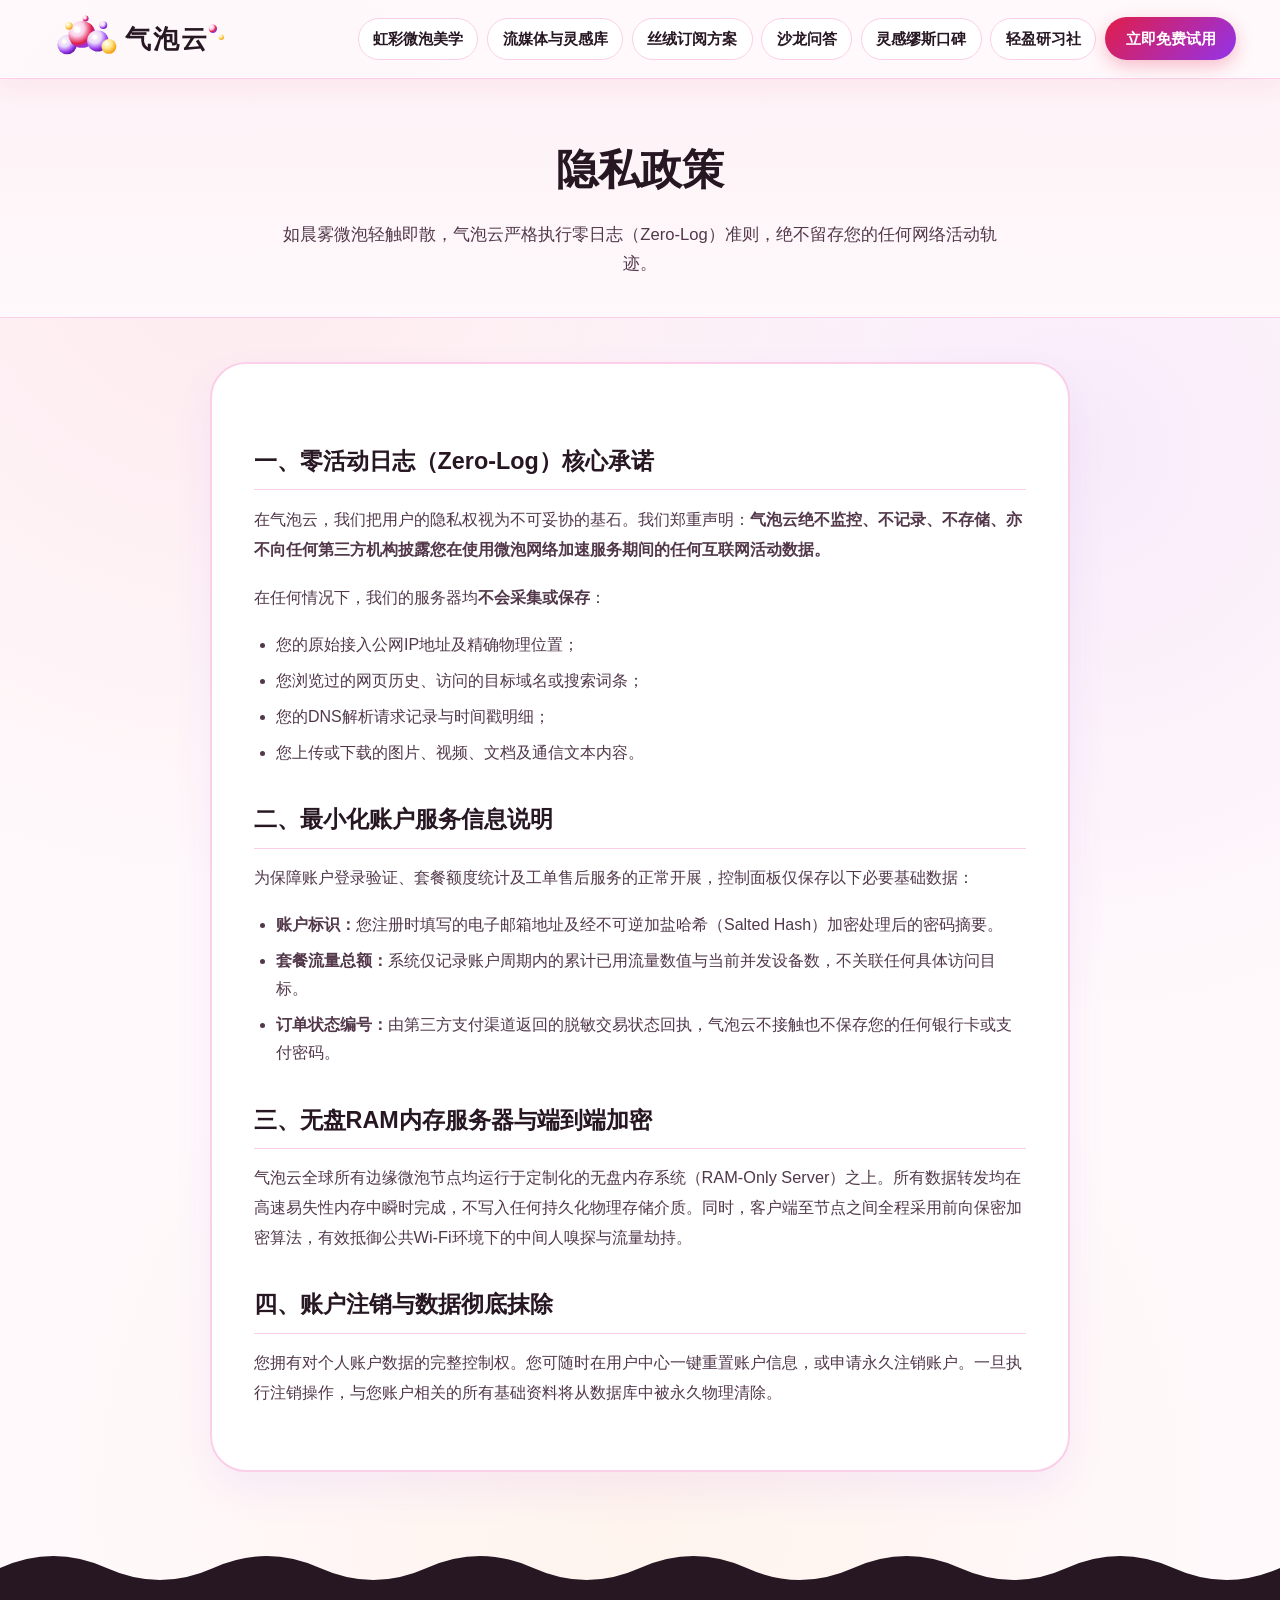
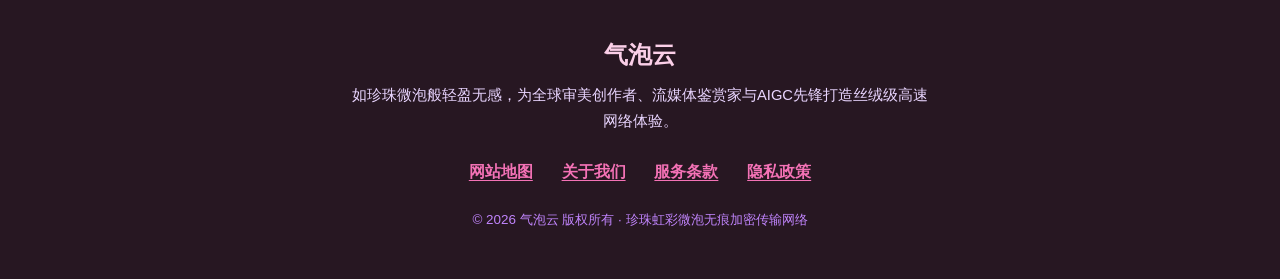
<file: privacy.html>
<!DOCTYPE html>
<html lang="zh-CN">
<head>
  <meta charset="UTF-8">
  <meta name="viewport" content="width=device-width, initial-scale=1.0">
  <title>隐私政策 - 气泡云</title>
  <meta name="description" content="气泡云隐私政策：坚持零活动日志（Zero-Log）隐私保护标准，全线无盘内存节点守护您的数字足迹。">
  <link rel="canonical" href="https://qipaoyun.makeup/privacy.html">
  <link rel="stylesheet" href="style.css">
</head>
<body>
  <header class="velvet-header">
  <div class="velvet-header-wrap">
    <a href="index.html" class="pearl-brand" aria-label="气泡云首页">
  <svg class="pearl-logo-svg" viewBox="0 0 215 56" width="205" height="52" role="img" aria-label="气泡云珍珠虹彩微泡皇冠云朵标志">
    <defs>
      <radialGradient id="pearlRose" cx="30%" cy="28%" r="72%">
        <stop offset="0%" stop-color="#FFFFFF"/>
        <stop offset="40%" stop-color="#FBCFE8"/>
        <stop offset="78%" stop-color="#E11D48"/>
        <stop offset="100%" stop-color="#9333EA"/>
      </radialGradient>
      <radialGradient id="pearlOrchid" cx="35%" cy="30%" r="70%">
        <stop offset="0%" stop-color="#FFFBEB"/>
        <stop offset="45%" stop-color="#E9D5FF"/>
        <stop offset="85%" stop-color="#9333EA"/>
        <stop offset="100%" stop-color="#6B21A8"/>
      </radialGradient>
      <radialGradient id="pearlGold" cx="35%" cy="30%" r="70%">
        <stop offset="0%" stop-color="#FFFFFF"/>
        <stop offset="50%" stop-color="#FDE68A"/>
        <stop offset="100%" stop-color="#F59E0B"/>
      </radialGradient>
    </defs>
    <!-- Iridescent Pearl Crown Cloud -->
    <circle cx="22" cy="34" r="10.5" fill="url(#pearlOrchid)"/>
    <circle cx="38" cy="23" r="14.5" fill="url(#pearlRose)"/>
    <circle cx="55" cy="30" r="11.5" fill="url(#pearlOrchid)"/>
    <circle cx="67" cy="36" r="8" fill="url(#pearlGold)"/>
    <!-- Floating crown pearls -->
    <circle class="pearl-float p1" cx="24" cy="14" r="4" fill="url(#pearlGold)"/>
    <circle class="pearl-float p2" cx="42" cy="6" r="3.2" fill="url(#pearlRose)"/>
    <circle class="pearl-float p3" cx="61" cy="13" r="4.2" fill="url(#pearlOrchid)"/>
    <!-- Specular highlights -->
    <circle cx="33" cy="18" r="3.5" fill="#FFFFFF" opacity="0.88"/>
    <circle cx="52" cy="26" r="2.6" fill="#FFFFFF" opacity="0.85"/>
    <circle cx="19" cy="31" r="2.2" fill="#FFFFFF" opacity="0.8"/>
    <!-- Brand Typography 气泡云 -->
    <text x="84" y="38" font-family="'PingFang SC', 'Songti SC', 'Microsoft YaHei', serif" font-size="28" font-weight="800" fill="#271722" letter-spacing="2.5">气泡云</text>
    <circle cx="179" cy="17" r="4.5" fill="url(#pearlRose)"/>
    <circle cx="188" cy="26" r="2.8" fill="url(#pearlGold)"/>
  </svg>
</a>
    <nav class="velvet-nav" aria-label="主导航">
      <a href="index.html#pearl-craft" class="velvet-nav-link">虹彩微泡美学</a>
      <a href="index.html#editorial-media" class="velvet-nav-link">流媒体与灵感库</a>
      <a href="index.html#pedestal-plans" class="velvet-nav-link">丝绒订阅方案</a>
      <a href="index.html#salon-faq" class="velvet-nav-link">沙龙问答</a>
      <a href="index.html#creator-voices" class="velvet-nav-link">灵感缪斯口碑</a>
      <a href="velvet-journal.html" class="velvet-nav-link ">轻盈研习社</a>
      <a href="https://ww012.twilightaff.com/#/?code=A56DH1Af" rel="nofollow" target="_blank" class="velvet-cta-pill">立即免费试用</a>
    </nav>
  </div>
</header>
  <main>
    <section class="velvet-subhero">
      <div class="velvet-container">
        <h1>隐私政策</h1>
        <p>如晨雾微泡轻触即散，气泡云严格执行零日志（Zero-Log）准则，绝不留存您的任何网络活动轨迹。</p>
      </div>
    </section>
    <div class="velvet-container">
      <article class="velvet-prose">
        <h2>一、零活动日志（Zero-Log）核心承诺</h2>
        <p>在气泡云，我们把用户的隐私权视为不可妥协的基石。我们郑重声明：<strong>气泡云绝不监控、不记录、不存储、亦不向任何第三方机构披露您在使用微泡网络加速服务期间的任何互联网活动数据。</strong></p>
        <p>在任何情况下，我们的服务器均<strong>不会采集或保存</strong>：</p>
        <ul>
          <li>您的原始接入公网IP地址及精确物理位置；</li>
          <li>您浏览过的网页历史、访问的目标域名或搜索词条；</li>
          <li>您的DNS解析请求记录与时间戳明细；</li>
          <li>您上传或下载的图片、视频、文档及通信文本内容。</li>
        </ul>

        <h2>二、最小化账户服务信息说明</h2>
        <p>为保障账户登录验证、套餐额度统计及工单售后服务的正常开展，控制面板仅保存以下必要基础数据：</p>
        <ul>
          <li><strong>账户标识：</strong>您注册时填写的电子邮箱地址及经不可逆加盐哈希（Salted Hash）加密处理后的密码摘要。</li>
          <li><strong>套餐流量总额：</strong>系统仅记录账户周期内的累计已用流量数值与当前并发设备数，不关联任何具体访问目标。</li>
          <li><strong>订单状态编号：</strong>由第三方支付渠道返回的脱敏交易状态回执，气泡云不接触也不保存您的任何银行卡或支付密码。</li>
        </ul>

        <h2>三、无盘RAM内存服务器与端到端加密</h2>
        <p>气泡云全球所有边缘微泡节点均运行于定制化的无盘内存系统（RAM-Only Server）之上。所有数据转发均在高速易失性内存中瞬时完成，不写入任何持久化物理存储介质。同时，客户端至节点之间全程采用前向保密加密算法，有效抵御公共Wi-Fi环境下的中间人嗅探与流量劫持。</p>

        <h2>四、账户注销与数据彻底抹除</h2>
        <p>您拥有对个人账户数据的完整控制权。您可随时在用户中心一键重置账户信息，或申请永久注销账户。一旦执行注销操作，与您账户相关的所有基础资料将从数据库中被永久物理清除。</p>
      </article>
    </div>
  </main>
  <footer class="velvet-footer">
  <div class="scallop-pearl-divider" aria-hidden="true">
    <svg viewBox="0 0 1440 56" preserveAspectRatio="none">
      <path d="M0,56 L0,28 Q60,0 120,28 T240,28 T360,28 T480,28 T600,28 T720,28 T840,28 T960,28 T1080,28 T1200,28 T1320,28 T1440,28 L1440,56 Z" fill="#271722"/>
    </svg>
  </div>
  <div class="velvet-footer-inner">
    <div class="velvet-container">
      <div class="footer-editorial-head">
        <span class="footer-logo-name">气泡云</span>
        <p class="footer-motto">如珍珠微泡般轻盈无感，为全球审美创作者、流媒体鉴赏家与AIGC先锋打造丝绒级高速网络体验。</p>
      </div>
      <nav class="footer-legal-nav" aria-label="底部合规链接">
        <a href="sitemap.html">网站地图</a>
        <a href="about.html">关于我们</a>
        <a href="terms.html">服务条款</a>
        <a href="privacy.html">隐私政策</a>
      </nav>
      <p class="footer-copyright">© 2026 气泡云 版权所有 · 珍珠虹彩微泡无痕加密传输网络</p>
    </div>
  </div>
</footer>
</body>
</html>
</file>
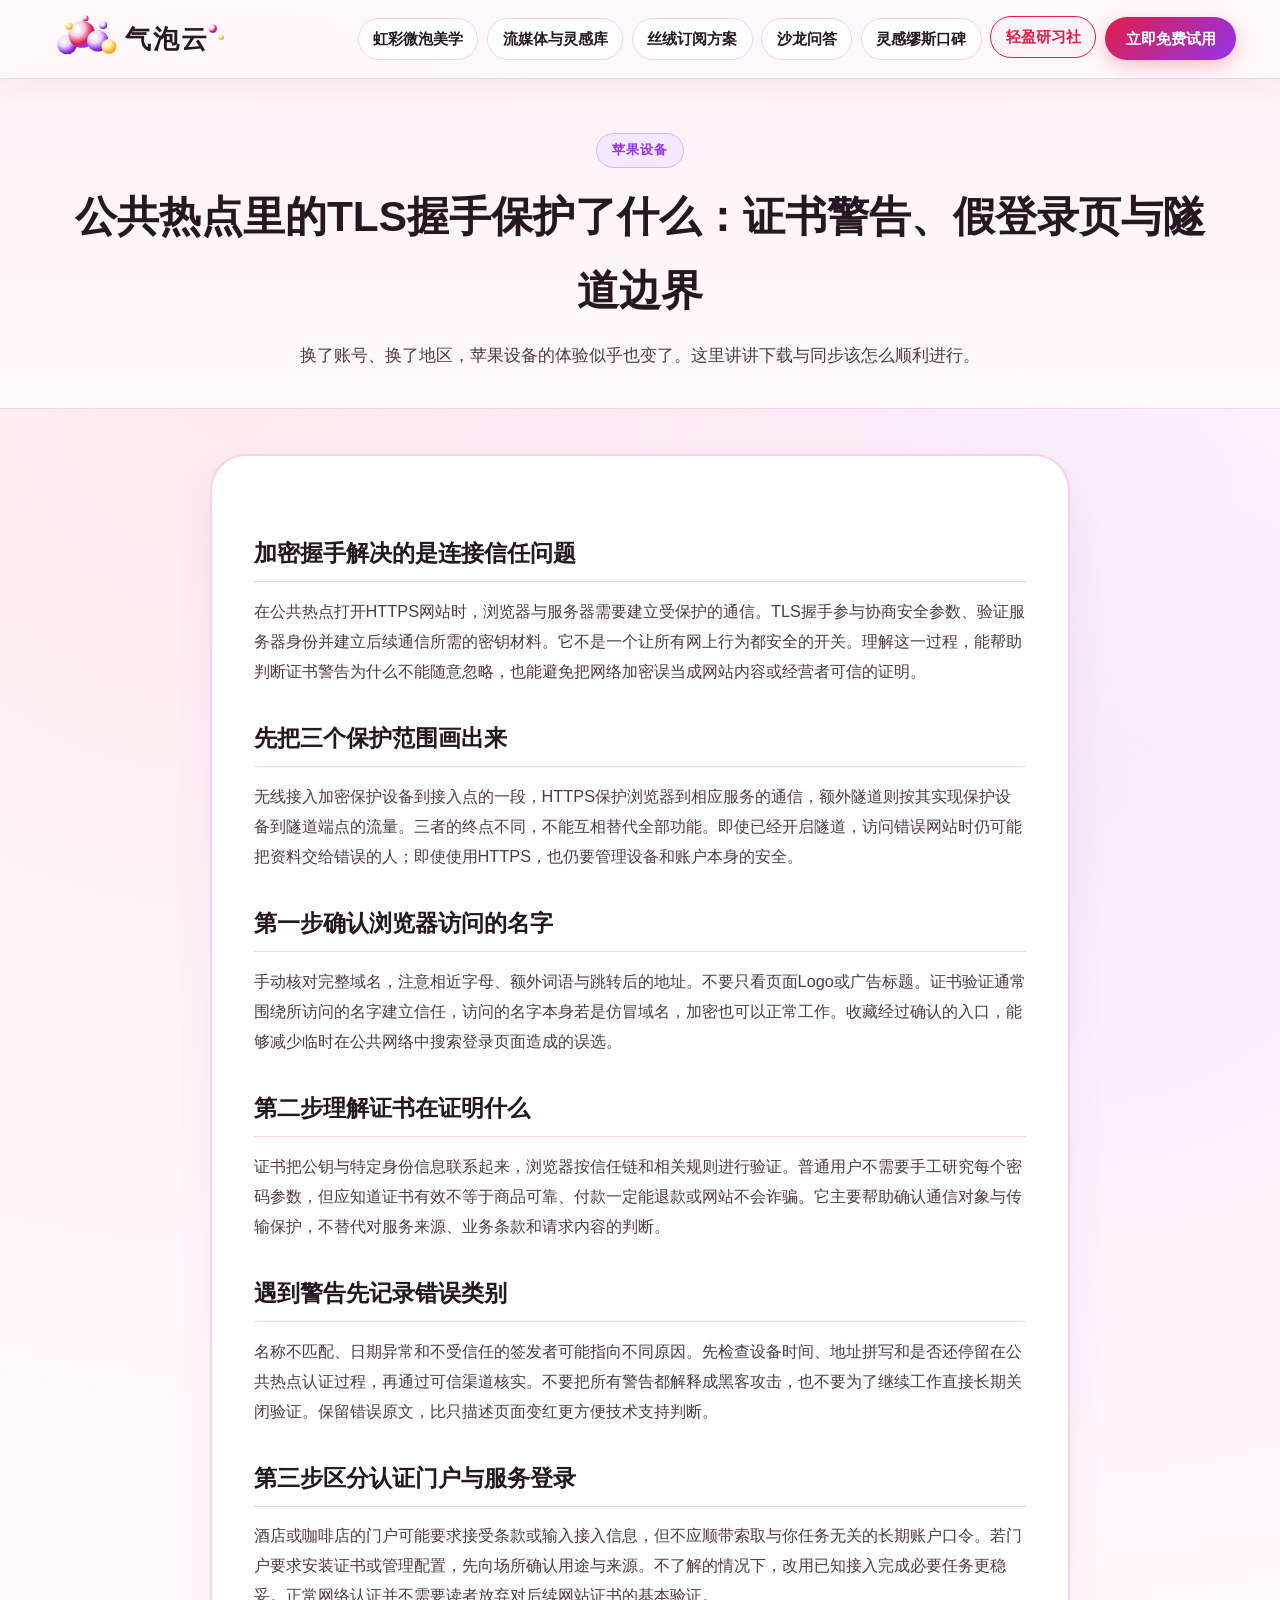
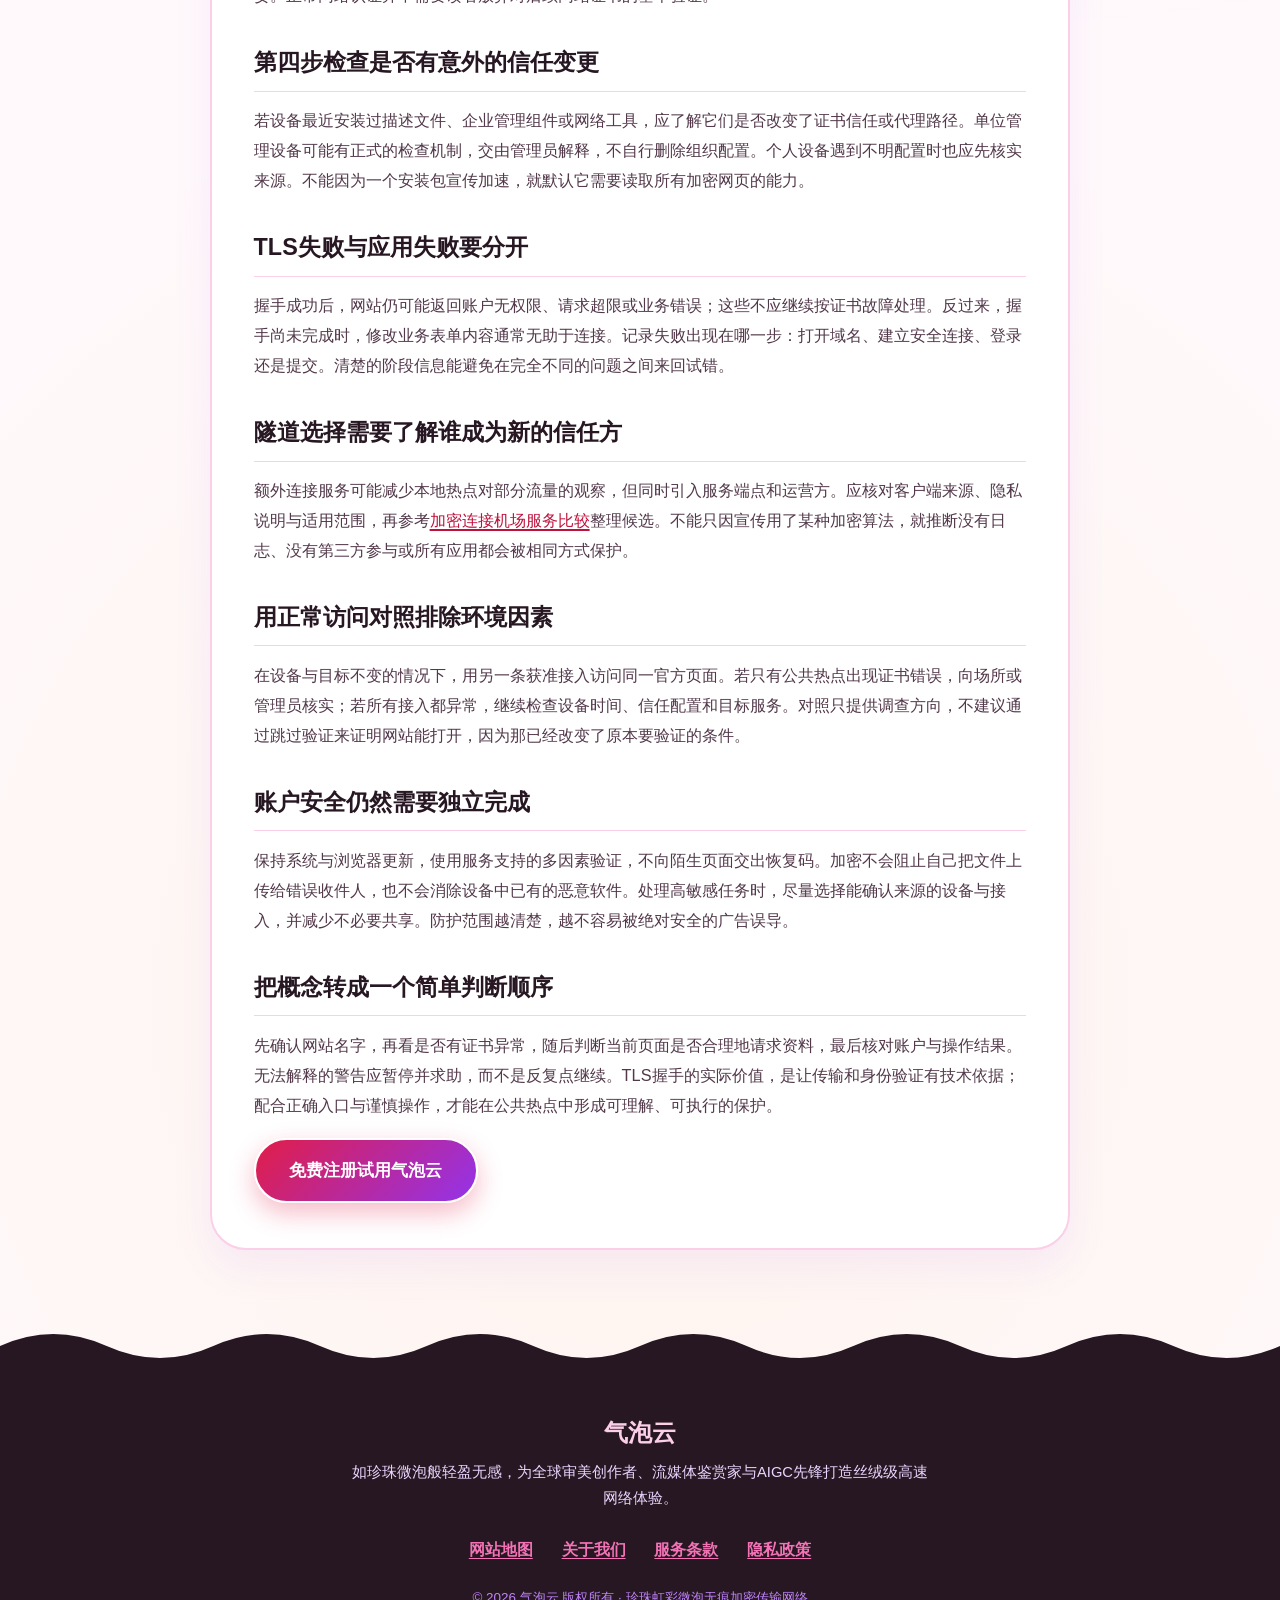
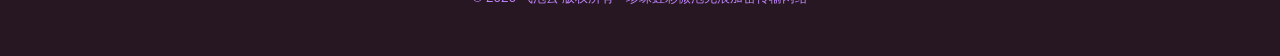
<file: public-hotspot-encryption-handshake-safety.html>
<!DOCTYPE html>

<html lang="zh-CN">
<head>
<meta charset="utf-8"/>
<meta content="width=device-width, initial-scale=1.0" name="viewport"/>
<title>公共热点里的TLS握手保护了什么：证书警告、假登录页与隧道边界</title>
<meta content="公共热点里的TLS握手保护了什么：证书警告、假登录页与隧道边界，按照实际任务拆解操作过程、失败判断与恢复步骤，帮助读者选择适合自己的连接方案。" name="description"/>
<link href="https://qipaoyun.makeup/public-hotspot-encryption-handshake-safety.html" rel="canonical"/>
<link href="style.css" rel="stylesheet"/>
</head>
<body>
<header class="velvet-header">
<div class="velvet-header-wrap">
<a aria-label="气泡云首页" class="pearl-brand" href="index.html">
<svg aria-label="气泡云珍珠虹彩微泡皇冠云朵标志" class="pearl-logo-svg" height="52" role="img" viewbox="0 0 215 56" width="205">
<defs>
<radialgradient cx="30%" cy="28%" id="pearlRose" r="72%">
<stop offset="0%" stop-color="#FFFFFF"></stop>
<stop offset="40%" stop-color="#FBCFE8"></stop>
<stop offset="78%" stop-color="#E11D48"></stop>
<stop offset="100%" stop-color="#9333EA"></stop>
</radialgradient>
<radialgradient cx="35%" cy="30%" id="pearlOrchid" r="70%">
<stop offset="0%" stop-color="#FFFBEB"></stop>
<stop offset="45%" stop-color="#E9D5FF"></stop>
<stop offset="85%" stop-color="#9333EA"></stop>
<stop offset="100%" stop-color="#6B21A8"></stop>
</radialgradient>
<radialgradient cx="35%" cy="30%" id="pearlGold" r="70%">
<stop offset="0%" stop-color="#FFFFFF"></stop>
<stop offset="50%" stop-color="#FDE68A"></stop>
<stop offset="100%" stop-color="#F59E0B"></stop>
</radialgradient>
</defs>
<!-- Iridescent Pearl Crown Cloud -->
<circle cx="22" cy="34" fill="url(#pearlOrchid)" r="10.5"></circle>
<circle cx="38" cy="23" fill="url(#pearlRose)" r="14.5"></circle>
<circle cx="55" cy="30" fill="url(#pearlOrchid)" r="11.5"></circle>
<circle cx="67" cy="36" fill="url(#pearlGold)" r="8"></circle>
<!-- Floating crown pearls -->
<circle class="pearl-float p1" cx="24" cy="14" fill="url(#pearlGold)" r="4"></circle>
<circle class="pearl-float p2" cx="42" cy="6" fill="url(#pearlRose)" r="3.2"></circle>
<circle class="pearl-float p3" cx="61" cy="13" fill="url(#pearlOrchid)" r="4.2"></circle>
<!-- Specular highlights -->
<circle cx="33" cy="18" fill="#FFFFFF" opacity="0.88" r="3.5"></circle>
<circle cx="52" cy="26" fill="#FFFFFF" opacity="0.85" r="2.6"></circle>
<circle cx="19" cy="31" fill="#FFFFFF" opacity="0.8" r="2.2"></circle>
<!-- Brand Typography 气泡云 -->
<text fill="#271722" font-family="'PingFang SC', 'Songti SC', 'Microsoft YaHei', serif" font-size="28" font-weight="800" letter-spacing="2.5" x="84" y="38">气泡云</text>
<circle cx="179" cy="17" fill="url(#pearlRose)" r="4.5"></circle>
<circle cx="188" cy="26" fill="url(#pearlGold)" r="2.8"></circle>
</svg>
</a>
<nav aria-label="主导航" class="velvet-nav">
<a class="velvet-nav-link" href="index.html#pearl-craft">虹彩微泡美学</a>
<a class="velvet-nav-link" href="index.html#editorial-media">流媒体与灵感库</a>
<a class="velvet-nav-link" href="index.html#pedestal-plans">丝绒订阅方案</a>
<a class="velvet-nav-link" href="index.html#salon-faq">沙龙问答</a>
<a class="velvet-nav-link" href="index.html#creator-voices">灵感缪斯口碑</a>
<a class="velvet-nav-link is-current" href="velvet-journal.html">轻盈研习社</a>
<a class="velvet-cta-pill" href="https://ww012.twilightaff.com/#/?code=A56DH1Af" rel="nofollow" target="_blank">立即免费试用</a>
</nav>
</div>
</header>
<main>
<section class="velvet-subhero">
<div class="velvet-container">
<span class="editorial-sec-kicker">苹果设备</span>
<h1>公共热点里的TLS握手保护了什么：证书警告、假登录页与隧道边界</h1>
<p>换了账号、换了地区，苹果设备的体验似乎也变了。这里讲讲下载与同步该怎么顺利进行。</p>
</div>
</section>
<div class="velvet-container">
<article class="velvet-prose"><div data-swc-article-body="2026-11-16"><h2>加密握手解决的是连接信任问题</h2><p>在公共热点打开HTTPS网站时，浏览器与服务器需要建立受保护的通信。TLS握手参与协商安全参数、验证服务器身份并建立后续通信所需的密钥材料。它不是一个让所有网上行为都安全的开关。理解这一过程，能帮助判断证书警告为什么不能随意忽略，也能避免把网络加密误当成网站内容或经营者可信的证明。</p><h2>先把三个保护范围画出来</h2><p>无线接入加密保护设备到接入点的一段，HTTPS保护浏览器到相应服务的通信，额外隧道则按其实现保护设备到隧道端点的流量。三者的终点不同，不能互相替代全部功能。即使已经开启隧道，访问错误网站时仍可能把资料交给错误的人；即使使用HTTPS，也仍要管理设备和账户本身的安全。</p><h2>第一步确认浏览器访问的名字</h2><p>手动核对完整域名，注意相近字母、额外词语与跳转后的地址。不要只看页面Logo或广告标题。证书验证通常围绕所访问的名字建立信任，访问的名字本身若是仿冒域名，加密也可以正常工作。收藏经过确认的入口，能够减少临时在公共网络中搜索登录页面造成的误选。</p><h2>第二步理解证书在证明什么</h2><p>证书把公钥与特定身份信息联系起来，浏览器按信任链和相关规则进行验证。普通用户不需要手工研究每个密码参数，但应知道证书有效不等于商品可靠、付款一定能退款或网站不会诈骗。它主要帮助确认通信对象与传输保护，不替代对服务来源、业务条款和请求内容的判断。</p><h2>遇到警告先记录错误类别</h2><p>名称不匹配、日期异常和不受信任的签发者可能指向不同原因。先检查设备时间、地址拼写和是否还停留在公共热点认证过程，再通过可信渠道核实。不要把所有警告都解释成黑客攻击，也不要为了继续工作直接长期关闭验证。保留错误原文，比只描述页面变红更方便技术支持判断。</p><h2>第三步区分认证门户与服务登录</h2><p>酒店或咖啡店的门户可能要求接受条款或输入接入信息，但不应顺带索取与你任务无关的长期账户口令。若门户要求安装证书或管理配置，先向场所确认用途与来源。不了解的情况下，改用已知接入完成必要任务更稳妥。正常网络认证并不需要读者放弃对后续网站证书的基本验证。</p><h2>第四步检查是否有意外的信任变更</h2><p>若设备最近安装过描述文件、企业管理组件或网络工具，应了解它们是否改变了证书信任或代理路径。单位管理设备可能有正式的检查机制，交由管理员解释，不自行删除组织配置。个人设备遇到不明配置时也应先核实来源。不能因为一个安装包宣传加速，就默认它需要读取所有加密网页的能力。</p><h2>TLS失败与应用失败要分开</h2><p>握手成功后，网站仍可能返回账户无权限、请求超限或业务错误；这些不应继续按证书故障处理。反过来，握手尚未完成时，修改业务表单内容通常无助于连接。记录失败出现在哪一步：打开域名、建立安全连接、登录还是提交。清楚的阶段信息能避免在完全不同的问题之间来回试错。</p><h2>隧道选择需要了解谁成为新的信任方</h2><p>额外连接服务可能减少本地热点对部分流量的观察，但同时引入服务端点和运营方。应核对客户端来源、隐私说明与适用范围，再参考<a href="https://dajichang.mom/">加密连接机场服务比较</a>整理候选。不能只因宣传用了某种加密算法，就推断没有日志、没有第三方参与或所有应用都会被相同方式保护。</p><h2>用正常访问对照排除环境因素</h2><p>在设备与目标不变的情况下，用另一条获准接入访问同一官方页面。若只有公共热点出现证书错误，向场所或管理员核实；若所有接入都异常，继续检查设备时间、信任配置和目标服务。对照只提供调查方向，不建议通过跳过验证来证明网站能打开，因为那已经改变了原本要验证的条件。</p><h2>账户安全仍然需要独立完成</h2><p>保持系统与浏览器更新，使用服务支持的多因素验证，不向陌生页面交出恢复码。加密不会阻止自己把文件上传给错误收件人，也不会消除设备中已有的恶意软件。处理高敏感任务时，尽量选择能确认来源的设备与接入，并减少不必要共享。防护范围越清楚，越不容易被绝对安全的广告误导。</p><h2>把概念转成一个简单判断顺序</h2><p>先确认网站名字，再看是否有证书异常，随后判断当前页面是否合理地请求资料，最后核对账户与操作结果。无法解释的警告应暂停并求助，而不是反复点继续。TLS握手的实际价值，是让传输和身份验证有技术依据；配合正确入口与谨慎操作，才能在公共热点中形成可理解、可执行的保护。</p></div><div class="article-original-promotion"><a class="btn-velvet-primary" href="https://ww012.twilightaff.com/#/?code=A56DH1Af" rel="nofollow" target="_blank">免费注册试用气泡云</a></div></article>
</div>
</main>
<footer class="velvet-footer">
<div aria-hidden="true" class="scallop-pearl-divider">
<svg preserveaspectratio="none" viewbox="0 0 1440 56">
<path d="M0,56 L0,28 Q60,0 120,28 T240,28 T360,28 T480,28 T600,28 T720,28 T840,28 T960,28 T1080,28 T1200,28 T1320,28 T1440,28 L1440,56 Z" fill="#271722"></path>
</svg>
</div>
<div class="velvet-footer-inner">
<div class="velvet-container">
<div class="footer-editorial-head">
<span class="footer-logo-name">气泡云</span>
<p class="footer-motto">如珍珠微泡般轻盈无感，为全球审美创作者、流媒体鉴赏家与AIGC先锋打造丝绒级高速网络体验。</p>
</div>
<nav aria-label="底部合规链接" class="footer-legal-nav">
<a href="sitemap.html">网站地图</a>
<a href="about.html">关于我们</a>
<a href="terms.html">服务条款</a>
<a href="privacy.html">隐私政策</a>
</nav>
<p class="footer-copyright">© 2026 气泡云 版权所有 · 珍珠虹彩微泡无痕加密传输网络</p>
</div>
</div>
</footer>
</body>
</html>
</file>
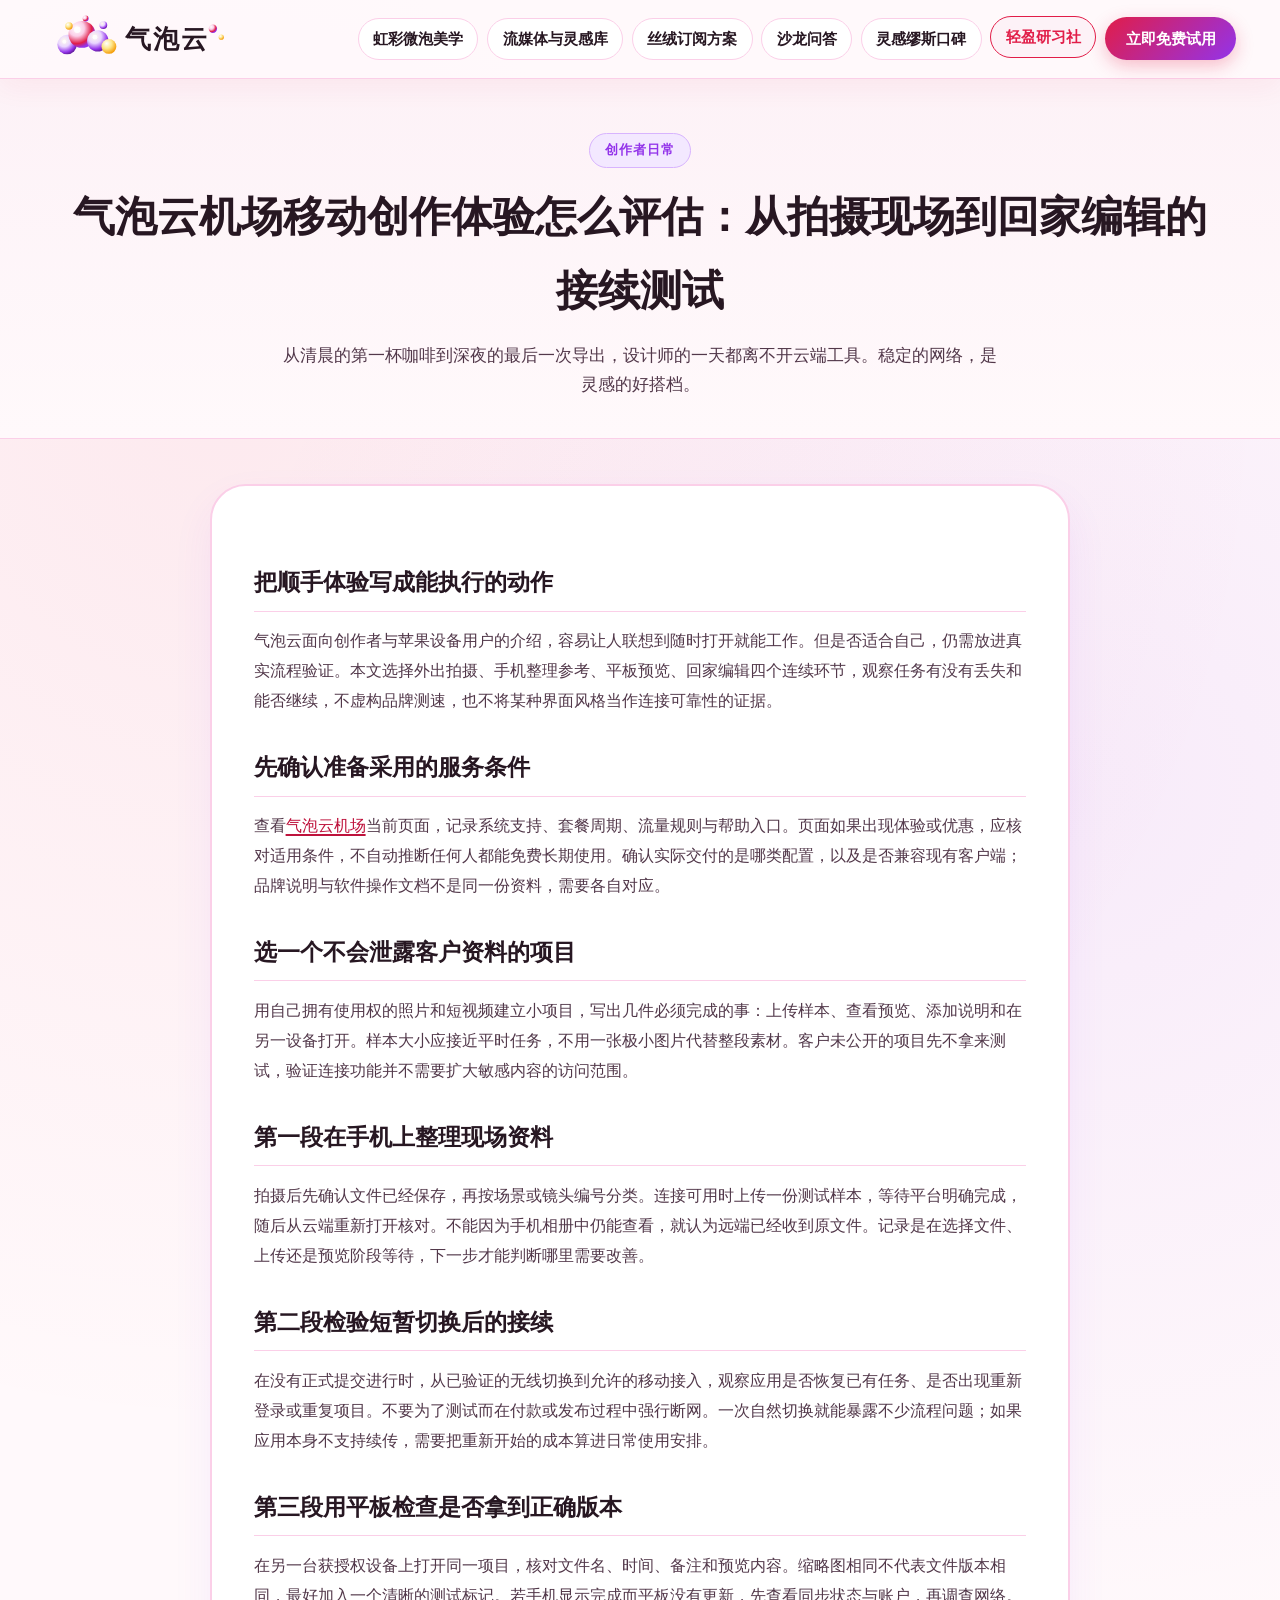
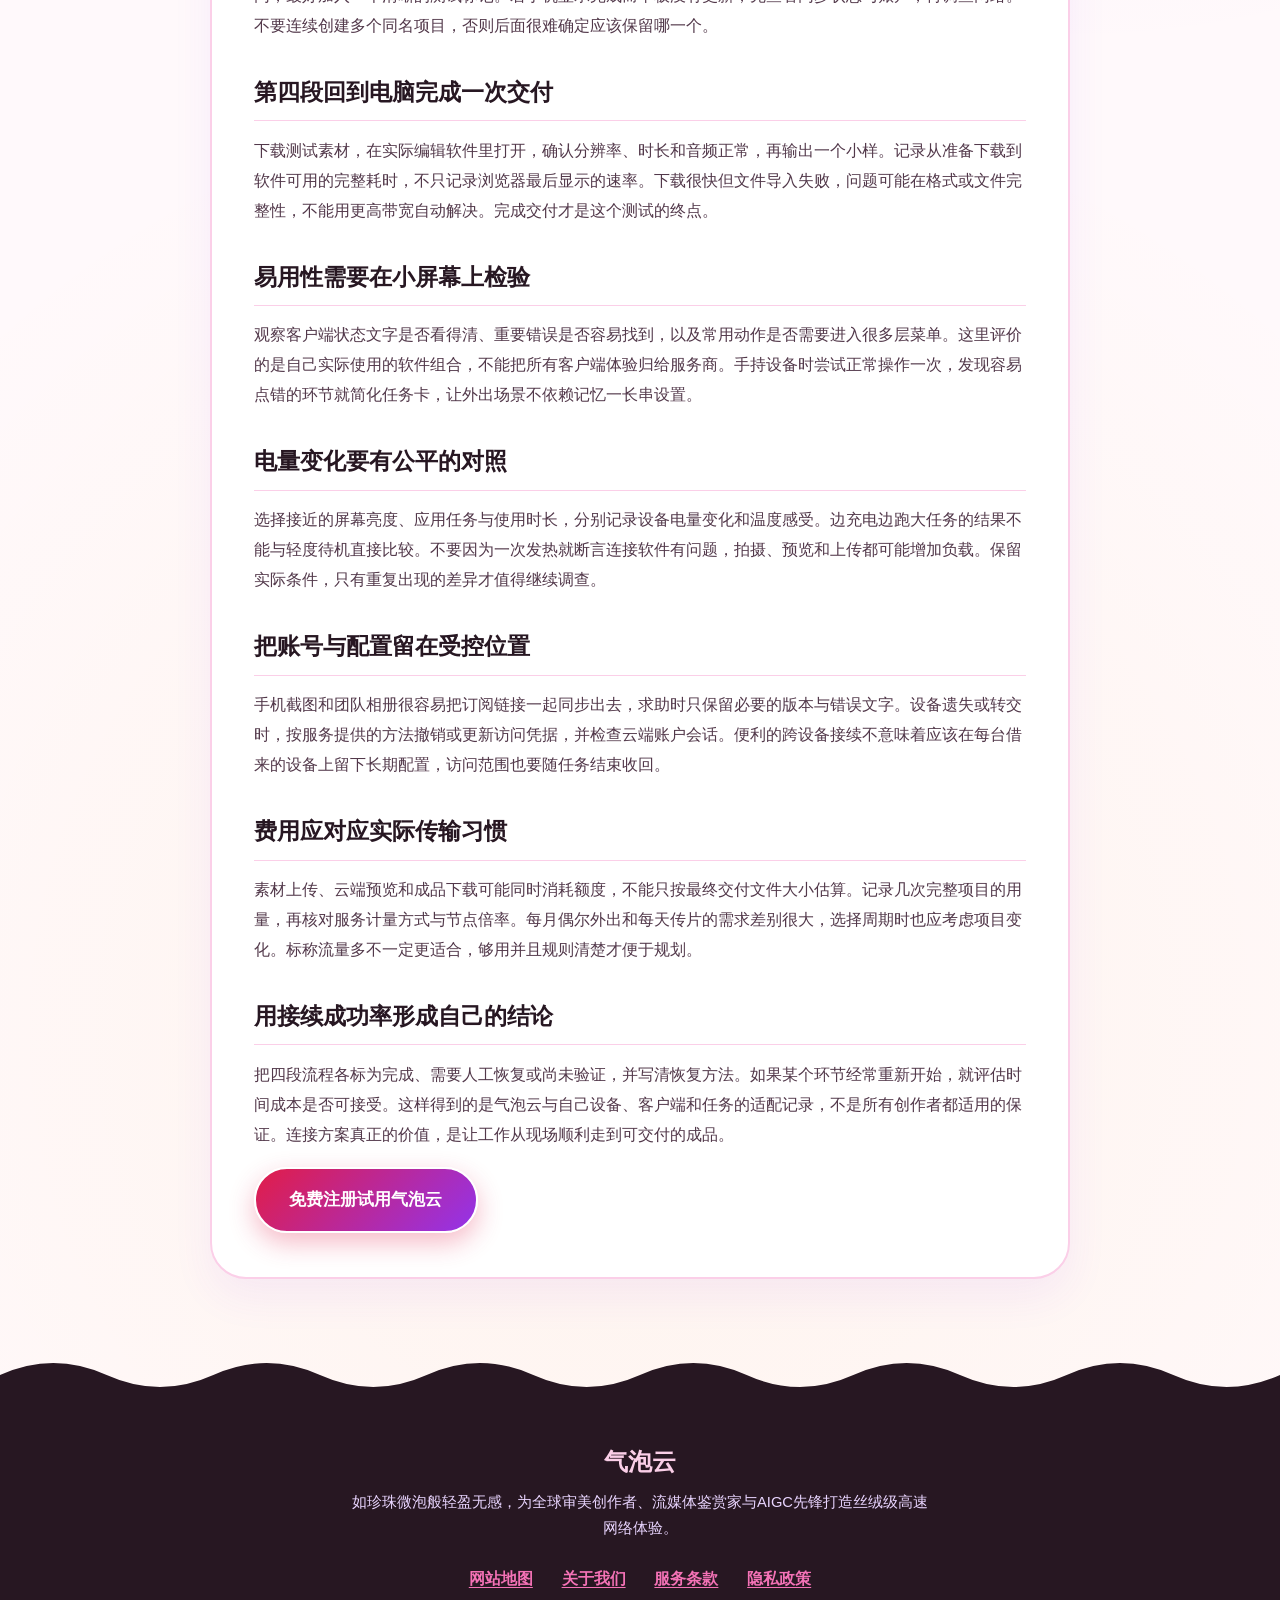
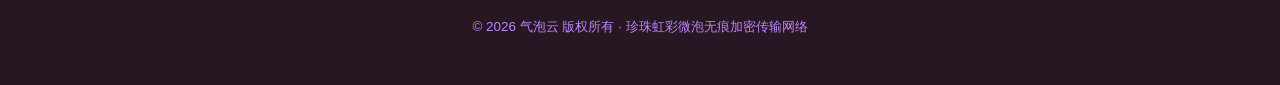
<file: qipaoyun-zero-friction-roaming-experience.html>
<!DOCTYPE html>

<html lang="zh-CN">
<head>
<meta charset="utf-8"/>
<meta content="width=device-width, initial-scale=1.0" name="viewport"/>
<title>气泡云机场移动创作体验怎么评估：从拍摄现场到回家编辑的接续测试</title>
<meta content="气泡云机场移动创作体验怎么评估：从拍摄现场到回家编辑的接续测试，按照实际任务拆解操作过程、失败判断与恢复步骤，帮助读者选择适合自己的连接方案。" name="description"/>
<link href="https://qipaoyun.makeup/qipaoyun-zero-friction-roaming-experience.html" rel="canonical"/>
<link href="style.css" rel="stylesheet"/>
</head>
<body>
<header class="velvet-header">
<div class="velvet-header-wrap">
<a aria-label="气泡云首页" class="pearl-brand" href="index.html">
<svg aria-label="气泡云珍珠虹彩微泡皇冠云朵标志" class="pearl-logo-svg" height="52" role="img" viewbox="0 0 215 56" width="205">
<defs>
<radialgradient cx="30%" cy="28%" id="pearlRose" r="72%">
<stop offset="0%" stop-color="#FFFFFF"></stop>
<stop offset="40%" stop-color="#FBCFE8"></stop>
<stop offset="78%" stop-color="#E11D48"></stop>
<stop offset="100%" stop-color="#9333EA"></stop>
</radialgradient>
<radialgradient cx="35%" cy="30%" id="pearlOrchid" r="70%">
<stop offset="0%" stop-color="#FFFBEB"></stop>
<stop offset="45%" stop-color="#E9D5FF"></stop>
<stop offset="85%" stop-color="#9333EA"></stop>
<stop offset="100%" stop-color="#6B21A8"></stop>
</radialgradient>
<radialgradient cx="35%" cy="30%" id="pearlGold" r="70%">
<stop offset="0%" stop-color="#FFFFFF"></stop>
<stop offset="50%" stop-color="#FDE68A"></stop>
<stop offset="100%" stop-color="#F59E0B"></stop>
</radialgradient>
</defs>
<!-- Iridescent Pearl Crown Cloud -->
<circle cx="22" cy="34" fill="url(#pearlOrchid)" r="10.5"></circle>
<circle cx="38" cy="23" fill="url(#pearlRose)" r="14.5"></circle>
<circle cx="55" cy="30" fill="url(#pearlOrchid)" r="11.5"></circle>
<circle cx="67" cy="36" fill="url(#pearlGold)" r="8"></circle>
<!-- Floating crown pearls -->
<circle class="pearl-float p1" cx="24" cy="14" fill="url(#pearlGold)" r="4"></circle>
<circle class="pearl-float p2" cx="42" cy="6" fill="url(#pearlRose)" r="3.2"></circle>
<circle class="pearl-float p3" cx="61" cy="13" fill="url(#pearlOrchid)" r="4.2"></circle>
<!-- Specular highlights -->
<circle cx="33" cy="18" fill="#FFFFFF" opacity="0.88" r="3.5"></circle>
<circle cx="52" cy="26" fill="#FFFFFF" opacity="0.85" r="2.6"></circle>
<circle cx="19" cy="31" fill="#FFFFFF" opacity="0.8" r="2.2"></circle>
<!-- Brand Typography 气泡云 -->
<text fill="#271722" font-family="'PingFang SC', 'Songti SC', 'Microsoft YaHei', serif" font-size="28" font-weight="800" letter-spacing="2.5" x="84" y="38">气泡云</text>
<circle cx="179" cy="17" fill="url(#pearlRose)" r="4.5"></circle>
<circle cx="188" cy="26" fill="url(#pearlGold)" r="2.8"></circle>
</svg>
</a>
<nav aria-label="主导航" class="velvet-nav">
<a class="velvet-nav-link" href="index.html#pearl-craft">虹彩微泡美学</a>
<a class="velvet-nav-link" href="index.html#editorial-media">流媒体与灵感库</a>
<a class="velvet-nav-link" href="index.html#pedestal-plans">丝绒订阅方案</a>
<a class="velvet-nav-link" href="index.html#salon-faq">沙龙问答</a>
<a class="velvet-nav-link" href="index.html#creator-voices">灵感缪斯口碑</a>
<a class="velvet-nav-link is-current" href="velvet-journal.html">轻盈研习社</a>
<a class="velvet-cta-pill" href="https://ww012.twilightaff.com/#/?code=A56DH1Af" rel="nofollow" target="_blank">立即免费试用</a>
</nav>
</div>
</header>
<main>
<section class="velvet-subhero">
<div class="velvet-container">
<span class="editorial-sec-kicker">创作者日常</span>
<h1>气泡云机场移动创作体验怎么评估：从拍摄现场到回家编辑的接续测试</h1>
<p>从清晨的第一杯咖啡到深夜的最后一次导出，设计师的一天都离不开云端工具。稳定的网络，是灵感的好搭档。</p>
</div>
</section>
<div class="velvet-container">
<article class="velvet-prose"><div data-swc-article-body="2026-11-16"><h2>把顺手体验写成能执行的动作</h2><p>气泡云面向创作者与苹果设备用户的介绍，容易让人联想到随时打开就能工作。但是否适合自己，仍需放进真实流程验证。本文选择外出拍摄、手机整理参考、平板预览、回家编辑四个连续环节，观察任务有没有丢失和能否继续，不虚构品牌测速，也不将某种界面风格当作连接可靠性的证据。</p><h2>先确认准备采用的服务条件</h2><p>查看<a href="https://qipaoyun.makeup/">气泡云机场</a>当前页面，记录系统支持、套餐周期、流量规则与帮助入口。页面如果出现体验或优惠，应核对适用条件，不自动推断任何人都能免费长期使用。确认实际交付的是哪类配置，以及是否兼容现有客户端；品牌说明与软件操作文档不是同一份资料，需要各自对应。</p><h2>选一个不会泄露客户资料的项目</h2><p>用自己拥有使用权的照片和短视频建立小项目，写出几件必须完成的事：上传样本、查看预览、添加说明和在另一设备打开。样本大小应接近平时任务，不用一张极小图片代替整段素材。客户未公开的项目先不拿来测试，验证连接功能并不需要扩大敏感内容的访问范围。</p><h2>第一段在手机上整理现场资料</h2><p>拍摄后先确认文件已经保存，再按场景或镜头编号分类。连接可用时上传一份测试样本，等待平台明确完成，随后从云端重新打开核对。不能因为手机相册中仍能查看，就认为远端已经收到原文件。记录是在选择文件、上传还是预览阶段等待，下一步才能判断哪里需要改善。</p><h2>第二段检验短暂切换后的接续</h2><p>在没有正式提交进行时，从已验证的无线切换到允许的移动接入，观察应用是否恢复已有任务、是否出现重新登录或重复项目。不要为了测试而在付款或发布过程中强行断网。一次自然切换就能暴露不少流程问题；如果应用本身不支持续传，需要把重新开始的成本算进日常使用安排。</p><h2>第三段用平板检查是否拿到正确版本</h2><p>在另一台获授权设备上打开同一项目，核对文件名、时间、备注和预览内容。缩略图相同不代表文件版本相同，最好加入一个清晰的测试标记。若手机显示完成而平板没有更新，先查看同步状态与账户，再调查网络。不要连续创建多个同名项目，否则后面很难确定应该保留哪一个。</p><h2>第四段回到电脑完成一次交付</h2><p>下载测试素材，在实际编辑软件里打开，确认分辨率、时长和音频正常，再输出一个小样。记录从准备下载到软件可用的完整耗时，不只记录浏览器最后显示的速率。下载很快但文件导入失败，问题可能在格式或文件完整性，不能用更高带宽自动解决。完成交付才是这个测试的终点。</p><h2>易用性需要在小屏幕上检验</h2><p>观察客户端状态文字是否看得清、重要错误是否容易找到，以及常用动作是否需要进入很多层菜单。这里评价的是自己实际使用的软件组合，不能把所有客户端体验归给服务商。手持设备时尝试正常操作一次，发现容易点错的环节就简化任务卡，让外出场景不依赖记忆一长串设置。</p><h2>电量变化要有公平的对照</h2><p>选择接近的屏幕亮度、应用任务与使用时长，分别记录设备电量变化和温度感受。边充电边跑大任务的结果不能与轻度待机直接比较。不要因为一次发热就断言连接软件有问题，拍摄、预览和上传都可能增加负载。保留实际条件，只有重复出现的差异才值得继续调查。</p><h2>把账号与配置留在受控位置</h2><p>手机截图和团队相册很容易把订阅链接一起同步出去，求助时只保留必要的版本与错误文字。设备遗失或转交时，按服务提供的方法撤销或更新访问凭据，并检查云端账户会话。便利的跨设备接续不意味着应该在每台借来的设备上留下长期配置，访问范围也要随任务结束收回。</p><h2>费用应对应实际传输习惯</h2><p>素材上传、云端预览和成品下载可能同时消耗额度，不能只按最终交付文件大小估算。记录几次完整项目的用量，再核对服务计量方式与节点倍率。每月偶尔外出和每天传片的需求差别很大，选择周期时也应考虑项目变化。标称流量多不一定更适合，够用并且规则清楚才便于规划。</p><h2>用接续成功率形成自己的结论</h2><p>把四段流程各标为完成、需要人工恢复或尚未验证，并写清恢复方法。如果某个环节经常重新开始，就评估时间成本是否可接受。这样得到的是气泡云与自己设备、客户端和任务的适配记录，不是所有创作者都适用的保证。连接方案真正的价值，是让工作从现场顺利走到可交付的成品。</p></div><div class="article-original-promotion"><a class="btn-velvet-primary" href="https://ww012.twilightaff.com/#/?code=A56DH1Af" rel="nofollow" target="_blank">免费注册试用气泡云</a></div></article>
</div>
</main>
<footer class="velvet-footer">
<div aria-hidden="true" class="scallop-pearl-divider">
<svg preserveaspectratio="none" viewbox="0 0 1440 56">
<path d="M0,56 L0,28 Q60,0 120,28 T240,28 T360,28 T480,28 T600,28 T720,28 T840,28 T960,28 T1080,28 T1200,28 T1320,28 T1440,28 L1440,56 Z" fill="#271722"></path>
</svg>
</div>
<div class="velvet-footer-inner">
<div class="velvet-container">
<div class="footer-editorial-head">
<span class="footer-logo-name">气泡云</span>
<p class="footer-motto">如珍珠微泡般轻盈无感，为全球审美创作者、流媒体鉴赏家与AIGC先锋打造丝绒级高速网络体验。</p>
</div>
<nav aria-label="底部合规链接" class="footer-legal-nav">
<a href="sitemap.html">网站地图</a>
<a href="about.html">关于我们</a>
<a href="terms.html">服务条款</a>
<a href="privacy.html">隐私政策</a>
</nav>
<p class="footer-copyright">© 2026 气泡云 版权所有 · 珍珠虹彩微泡无痕加密传输网络</p>
</div>
</div>
</footer>
</body>
</html>
</file>
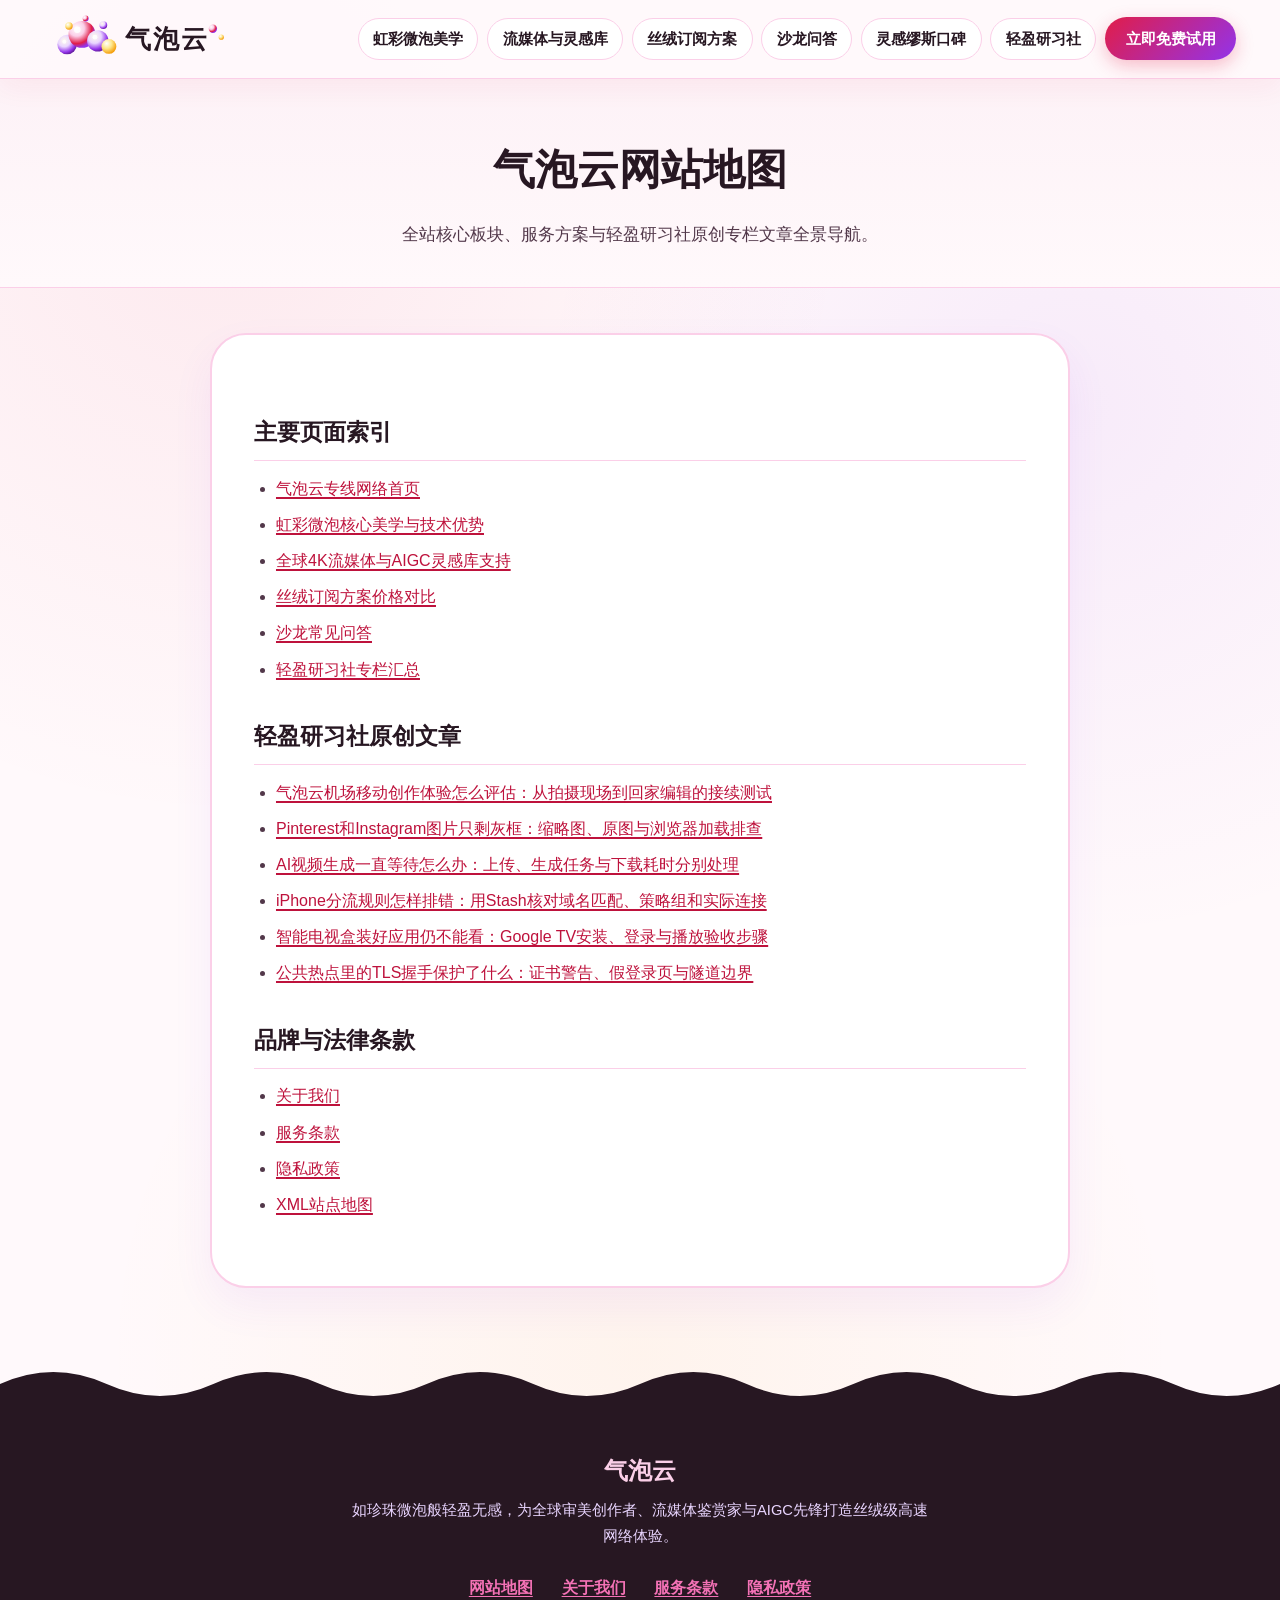
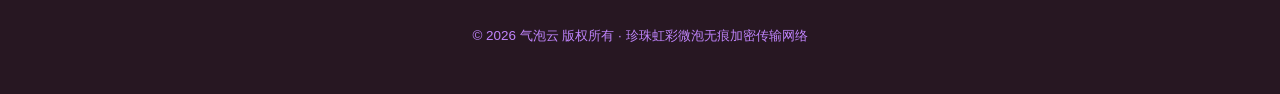
<file: sitemap.html>
<!DOCTYPE html>

<html lang="zh-CN">
<head>
<meta charset="utf-8"/>
<meta content="width=device-width, initial-scale=1.0" name="viewport"/>
<title>网站地图 - 气泡云</title>
<meta content="气泡云全站网页索引地图：快速访问首页、丝绒订阅套餐、轻盈研习社专栏文章、关于我们、服务条款及隐私政策。" name="description"/>
<link href="https://qipaoyun.makeup/sitemap.html" rel="canonical"/>
<link href="style.css" rel="stylesheet"/>
</head>
<body>
<header class="velvet-header">
<div class="velvet-header-wrap">
<a aria-label="气泡云首页" class="pearl-brand" href="index.html">
<svg aria-label="气泡云珍珠虹彩微泡皇冠云朵标志" class="pearl-logo-svg" height="52" role="img" viewbox="0 0 215 56" width="205">
<defs>
<radialgradient cx="30%" cy="28%" id="pearlRose" r="72%">
<stop offset="0%" stop-color="#FFFFFF"></stop>
<stop offset="40%" stop-color="#FBCFE8"></stop>
<stop offset="78%" stop-color="#E11D48"></stop>
<stop offset="100%" stop-color="#9333EA"></stop>
</radialgradient>
<radialgradient cx="35%" cy="30%" id="pearlOrchid" r="70%">
<stop offset="0%" stop-color="#FFFBEB"></stop>
<stop offset="45%" stop-color="#E9D5FF"></stop>
<stop offset="85%" stop-color="#9333EA"></stop>
<stop offset="100%" stop-color="#6B21A8"></stop>
</radialgradient>
<radialgradient cx="35%" cy="30%" id="pearlGold" r="70%">
<stop offset="0%" stop-color="#FFFFFF"></stop>
<stop offset="50%" stop-color="#FDE68A"></stop>
<stop offset="100%" stop-color="#F59E0B"></stop>
</radialgradient>
</defs>
<!-- Iridescent Pearl Crown Cloud -->
<circle cx="22" cy="34" fill="url(#pearlOrchid)" r="10.5"></circle>
<circle cx="38" cy="23" fill="url(#pearlRose)" r="14.5"></circle>
<circle cx="55" cy="30" fill="url(#pearlOrchid)" r="11.5"></circle>
<circle cx="67" cy="36" fill="url(#pearlGold)" r="8"></circle>
<!-- Floating crown pearls -->
<circle class="pearl-float p1" cx="24" cy="14" fill="url(#pearlGold)" r="4"></circle>
<circle class="pearl-float p2" cx="42" cy="6" fill="url(#pearlRose)" r="3.2"></circle>
<circle class="pearl-float p3" cx="61" cy="13" fill="url(#pearlOrchid)" r="4.2"></circle>
<!-- Specular highlights -->
<circle cx="33" cy="18" fill="#FFFFFF" opacity="0.88" r="3.5"></circle>
<circle cx="52" cy="26" fill="#FFFFFF" opacity="0.85" r="2.6"></circle>
<circle cx="19" cy="31" fill="#FFFFFF" opacity="0.8" r="2.2"></circle>
<!-- Brand Typography 气泡云 -->
<text fill="#271722" font-family="'PingFang SC', 'Songti SC', 'Microsoft YaHei', serif" font-size="28" font-weight="800" letter-spacing="2.5" x="84" y="38">气泡云</text>
<circle cx="179" cy="17" fill="url(#pearlRose)" r="4.5"></circle>
<circle cx="188" cy="26" fill="url(#pearlGold)" r="2.8"></circle>
</svg>
</a>
<nav aria-label="主导航" class="velvet-nav">
<a class="velvet-nav-link" href="index.html#pearl-craft">虹彩微泡美学</a>
<a class="velvet-nav-link" href="index.html#editorial-media">流媒体与灵感库</a>
<a class="velvet-nav-link" href="index.html#pedestal-plans">丝绒订阅方案</a>
<a class="velvet-nav-link" href="index.html#salon-faq">沙龙问答</a>
<a class="velvet-nav-link" href="index.html#creator-voices">灵感缪斯口碑</a>
<a class="velvet-nav-link" href="velvet-journal.html">轻盈研习社</a>
<a class="velvet-cta-pill" href="https://ww012.twilightaff.com/#/?code=A56DH1Af" rel="nofollow" target="_blank">立即免费试用</a>
</nav>
</div>
</header>
<main>
<section class="velvet-subhero">
<div class="velvet-container">
<h1>气泡云网站地图</h1>
<p>全站核心板块、服务方案与轻盈研习社原创专栏文章全景导航。</p>
</div>
</section>
<div class="velvet-container">
<article class="velvet-prose">
<h2>主要页面索引</h2>
<ul>
<li><a href="index.html">气泡云专线网络首页</a></li>
<li><a href="index.html#pearl-craft">虹彩微泡核心美学与技术优势</a></li>
<li><a href="index.html#editorial-media">全球4K流媒体与AIGC灵感库支持</a></li>
<li><a href="index.html#pedestal-plans">丝绒订阅方案价格对比</a></li>
<li><a href="index.html#salon-faq">沙龙常见问答</a></li>
<li><a href="velvet-journal.html">轻盈研习社专栏汇总</a></li>
</ul>
<h2>轻盈研习社原创文章</h2>
<ul>
<li><a href="qipaoyun-zero-friction-roaming-experience.html">气泡云机场移动创作体验怎么评估：从拍摄现场到回家编辑的接续测试</a></li>
<li><a href="instagram-pinterest-high-res-feed-loading.html">Pinterest和Instagram图片只剩灰框：缩略图、原图与浏览器加载排查</a></li>
<li><a href="ai-video-generation-sora-runway-bandwidth.html">AI视频生成一直等待怎么办：上传、生成任务与下载耗时分别处理</a></li>
<li><a href="ios-shadowrocket-stash-rule-configuration.html">iPhone分流规则怎样排错：用Stash核对域名匹配、策略组和实际连接</a></li>
<li><a href="smart-tv-android-box-overseas-apps.html">智能电视盒装好应用仍不能看：Google TV安装、登录与播放验收步骤</a></li>
<li><a href="public-hotspot-encryption-handshake-safety.html">公共热点里的TLS握手保护了什么：证书警告、假登录页与隧道边界</a></li>
</ul>
<h2>品牌与法律条款</h2>
<ul>
<li><a href="about.html">关于我们</a></li>
<li><a href="terms.html">服务条款</a></li>
<li><a href="privacy.html">隐私政策</a></li>
<li><a href="sitemap.xml">XML站点地图</a></li>
</ul>
</article>
</div>
</main>
<footer class="velvet-footer">
<div aria-hidden="true" class="scallop-pearl-divider">
<svg preserveaspectratio="none" viewbox="0 0 1440 56">
<path d="M0,56 L0,28 Q60,0 120,28 T240,28 T360,28 T480,28 T600,28 T720,28 T840,28 T960,28 T1080,28 T1200,28 T1320,28 T1440,28 L1440,56 Z" fill="#271722"></path>
</svg>
</div>
<div class="velvet-footer-inner">
<div class="velvet-container">
<div class="footer-editorial-head">
<span class="footer-logo-name">气泡云</span>
<p class="footer-motto">如珍珠微泡般轻盈无感，为全球审美创作者、流媒体鉴赏家与AIGC先锋打造丝绒级高速网络体验。</p>
</div>
<nav aria-label="底部合规链接" class="footer-legal-nav">
<a href="sitemap.html">网站地图</a>
<a href="about.html">关于我们</a>
<a href="terms.html">服务条款</a>
<a href="privacy.html">隐私政策</a>
</nav>
<p class="footer-copyright">© 2026 气泡云 版权所有 · 珍珠虹彩微泡无痕加密传输网络</p>
</div>
</div>
</footer>
</body>
</html>
</file>
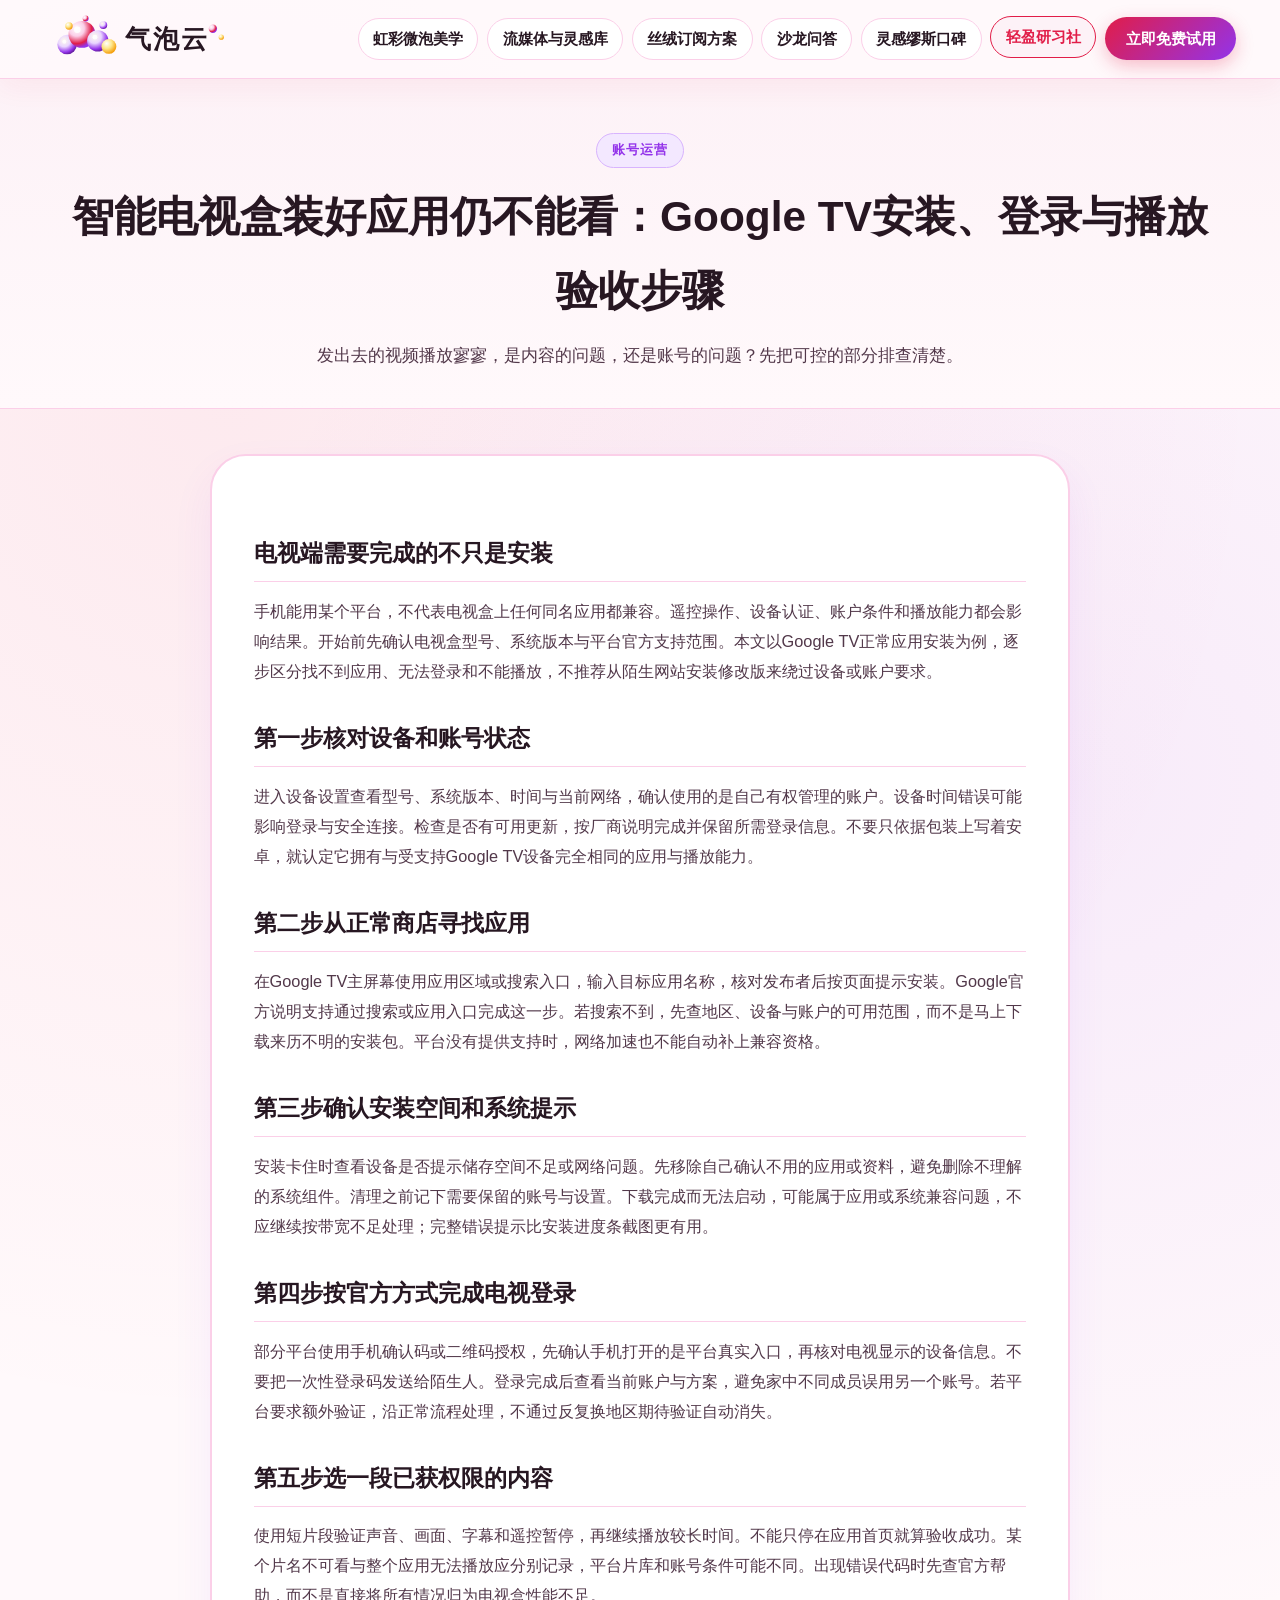
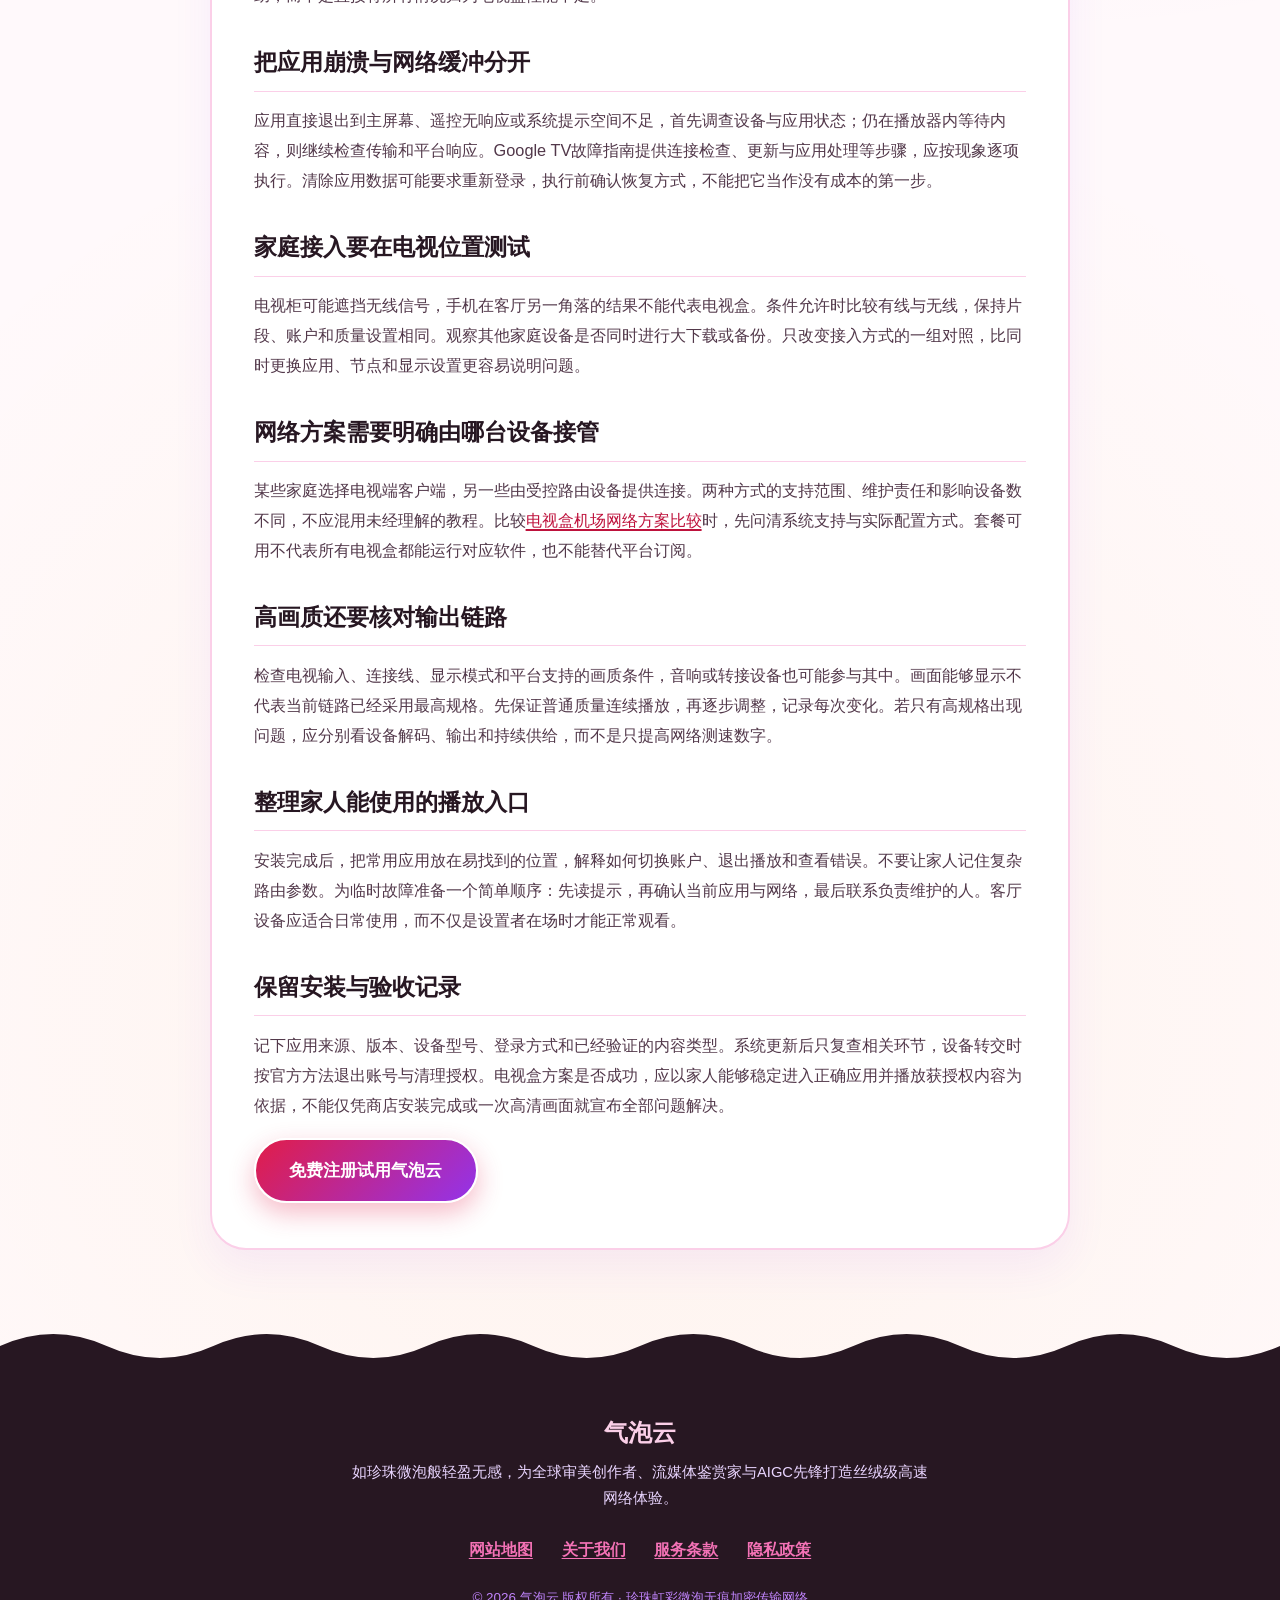
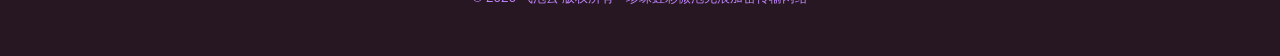
<file: smart-tv-android-box-overseas-apps.html>
<!DOCTYPE html>

<html lang="zh-CN">
<head>
<meta charset="utf-8"/>
<meta content="width=device-width, initial-scale=1.0" name="viewport"/>
<title>智能电视盒装好应用仍不能看：Google TV安装、登录与播放验收步骤</title>
<meta content="智能电视盒装好应用仍不能看：Google TV安装、登录与播放验收步骤，按照实际任务拆解操作过程、失败判断与恢复步骤，帮助读者选择适合自己的连接方案。" name="description"/>
<link href="https://qipaoyun.makeup/smart-tv-android-box-overseas-apps.html" rel="canonical"/>
<link href="style.css" rel="stylesheet"/>
</head>
<body>
<header class="velvet-header">
<div class="velvet-header-wrap">
<a aria-label="气泡云首页" class="pearl-brand" href="index.html">
<svg aria-label="气泡云珍珠虹彩微泡皇冠云朵标志" class="pearl-logo-svg" height="52" role="img" viewbox="0 0 215 56" width="205">
<defs>
<radialgradient cx="30%" cy="28%" id="pearlRose" r="72%">
<stop offset="0%" stop-color="#FFFFFF"></stop>
<stop offset="40%" stop-color="#FBCFE8"></stop>
<stop offset="78%" stop-color="#E11D48"></stop>
<stop offset="100%" stop-color="#9333EA"></stop>
</radialgradient>
<radialgradient cx="35%" cy="30%" id="pearlOrchid" r="70%">
<stop offset="0%" stop-color="#FFFBEB"></stop>
<stop offset="45%" stop-color="#E9D5FF"></stop>
<stop offset="85%" stop-color="#9333EA"></stop>
<stop offset="100%" stop-color="#6B21A8"></stop>
</radialgradient>
<radialgradient cx="35%" cy="30%" id="pearlGold" r="70%">
<stop offset="0%" stop-color="#FFFFFF"></stop>
<stop offset="50%" stop-color="#FDE68A"></stop>
<stop offset="100%" stop-color="#F59E0B"></stop>
</radialgradient>
</defs>
<!-- Iridescent Pearl Crown Cloud -->
<circle cx="22" cy="34" fill="url(#pearlOrchid)" r="10.5"></circle>
<circle cx="38" cy="23" fill="url(#pearlRose)" r="14.5"></circle>
<circle cx="55" cy="30" fill="url(#pearlOrchid)" r="11.5"></circle>
<circle cx="67" cy="36" fill="url(#pearlGold)" r="8"></circle>
<!-- Floating crown pearls -->
<circle class="pearl-float p1" cx="24" cy="14" fill="url(#pearlGold)" r="4"></circle>
<circle class="pearl-float p2" cx="42" cy="6" fill="url(#pearlRose)" r="3.2"></circle>
<circle class="pearl-float p3" cx="61" cy="13" fill="url(#pearlOrchid)" r="4.2"></circle>
<!-- Specular highlights -->
<circle cx="33" cy="18" fill="#FFFFFF" opacity="0.88" r="3.5"></circle>
<circle cx="52" cy="26" fill="#FFFFFF" opacity="0.85" r="2.6"></circle>
<circle cx="19" cy="31" fill="#FFFFFF" opacity="0.8" r="2.2"></circle>
<!-- Brand Typography 气泡云 -->
<text fill="#271722" font-family="'PingFang SC', 'Songti SC', 'Microsoft YaHei', serif" font-size="28" font-weight="800" letter-spacing="2.5" x="84" y="38">气泡云</text>
<circle cx="179" cy="17" fill="url(#pearlRose)" r="4.5"></circle>
<circle cx="188" cy="26" fill="url(#pearlGold)" r="2.8"></circle>
</svg>
</a>
<nav aria-label="主导航" class="velvet-nav">
<a class="velvet-nav-link" href="index.html#pearl-craft">虹彩微泡美学</a>
<a class="velvet-nav-link" href="index.html#editorial-media">流媒体与灵感库</a>
<a class="velvet-nav-link" href="index.html#pedestal-plans">丝绒订阅方案</a>
<a class="velvet-nav-link" href="index.html#salon-faq">沙龙问答</a>
<a class="velvet-nav-link" href="index.html#creator-voices">灵感缪斯口碑</a>
<a class="velvet-nav-link is-current" href="velvet-journal.html">轻盈研习社</a>
<a class="velvet-cta-pill" href="https://ww012.twilightaff.com/#/?code=A56DH1Af" rel="nofollow" target="_blank">立即免费试用</a>
</nav>
</div>
</header>
<main>
<section class="velvet-subhero">
<div class="velvet-container">
<span class="editorial-sec-kicker">账号运营</span>
<h1>智能电视盒装好应用仍不能看：Google TV安装、登录与播放验收步骤</h1>
<p>发出去的视频播放寥寥，是内容的问题，还是账号的问题？先把可控的部分排查清楚。</p>
</div>
</section>
<div class="velvet-container">
<article class="velvet-prose"><div data-swc-article-body="2026-11-16"><h2>电视端需要完成的不只是安装</h2><p>手机能用某个平台，不代表电视盒上任何同名应用都兼容。遥控操作、设备认证、账户条件和播放能力都会影响结果。开始前先确认电视盒型号、系统版本与平台官方支持范围。本文以Google TV正常应用安装为例，逐步区分找不到应用、无法登录和不能播放，不推荐从陌生网站安装修改版来绕过设备或账户要求。</p><h2>第一步核对设备和账号状态</h2><p>进入设备设置查看型号、系统版本、时间与当前网络，确认使用的是自己有权管理的账户。设备时间错误可能影响登录与安全连接。检查是否有可用更新，按厂商说明完成并保留所需登录信息。不要只依据包装上写着安卓，就认定它拥有与受支持Google TV设备完全相同的应用与播放能力。</p><h2>第二步从正常商店寻找应用</h2><p>在Google TV主屏幕使用应用区域或搜索入口，输入目标应用名称，核对发布者后按页面提示安装。Google官方说明支持通过搜索或应用入口完成这一步。若搜索不到，先查地区、设备与账户的可用范围，而不是马上下载来历不明的安装包。平台没有提供支持时，网络加速也不能自动补上兼容资格。</p><h2>第三步确认安装空间和系统提示</h2><p>安装卡住时查看设备是否提示储存空间不足或网络问题。先移除自己确认不用的应用或资料，避免删除不理解的系统组件。清理之前记下需要保留的账号与设置。下载完成而无法启动，可能属于应用或系统兼容问题，不应继续按带宽不足处理；完整错误提示比安装进度条截图更有用。</p><h2>第四步按官方方式完成电视登录</h2><p>部分平台使用手机确认码或二维码授权，先确认手机打开的是平台真实入口，再核对电视显示的设备信息。不要把一次性登录码发送给陌生人。登录完成后查看当前账户与方案，避免家中不同成员误用另一个账号。若平台要求额外验证，沿正常流程处理，不通过反复换地区期待验证自动消失。</p><h2>第五步选一段已获权限的内容</h2><p>使用短片段验证声音、画面、字幕和遥控暂停，再继续播放较长时间。不能只停在应用首页就算验收成功。某个片名不可看与整个应用无法播放应分别记录，平台片库和账号条件可能不同。出现错误代码时先查官方帮助，而不是直接将所有情况归为电视盒性能不足。</p><h2>把应用崩溃与网络缓冲分开</h2><p>应用直接退出到主屏幕、遥控无响应或系统提示空间不足，首先调查设备与应用状态；仍在播放器内等待内容，则继续检查传输和平台响应。Google TV故障指南提供连接检查、更新与应用处理等步骤，应按现象逐项执行。清除应用数据可能要求重新登录，执行前确认恢复方式，不能把它当作没有成本的第一步。</p><h2>家庭接入要在电视位置测试</h2><p>电视柜可能遮挡无线信号，手机在客厅另一角落的结果不能代表电视盒。条件允许时比较有线与无线，保持片段、账户和质量设置相同。观察其他家庭设备是否同时进行大下载或备份。只改变接入方式的一组对照，比同时更换应用、节点和显示设置更容易说明问题。</p><h2>网络方案需要明确由哪台设备接管</h2><p>某些家庭选择电视端客户端，另一些由受控路由设备提供连接。两种方式的支持范围、维护责任和影响设备数不同，不应混用未经理解的教程。比较<a href="https://dajichang.mom/">电视盒机场网络方案比较</a>时，先问清系统支持与实际配置方式。套餐可用不代表所有电视盒都能运行对应软件，也不能替代平台订阅。</p><h2>高画质还要核对输出链路</h2><p>检查电视输入、连接线、显示模式和平台支持的画质条件，音响或转接设备也可能参与其中。画面能够显示不代表当前链路已经采用最高规格。先保证普通质量连续播放，再逐步调整，记录每次变化。若只有高规格出现问题，应分别看设备解码、输出和持续供给，而不是只提高网络测速数字。</p><h2>整理家人能使用的播放入口</h2><p>安装完成后，把常用应用放在易找到的位置，解释如何切换账户、退出播放和查看错误。不要让家人记住复杂路由参数。为临时故障准备一个简单顺序：先读提示，再确认当前应用与网络，最后联系负责维护的人。客厅设备应适合日常使用，而不仅是设置者在场时才能正常观看。</p><h2>保留安装与验收记录</h2><p>记下应用来源、版本、设备型号、登录方式和已经验证的内容类型。系统更新后只复查相关环节，设备转交时按官方方法退出账号与清理授权。电视盒方案是否成功，应以家人能够稳定进入正确应用并播放获授权内容为依据，不能仅凭商店安装完成或一次高清画面就宣布全部问题解决。</p></div><div class="article-original-promotion"><a class="btn-velvet-primary" href="https://ww012.twilightaff.com/#/?code=A56DH1Af" rel="nofollow" target="_blank">免费注册试用气泡云</a></div></article>
</div>
</main>
<footer class="velvet-footer">
<div aria-hidden="true" class="scallop-pearl-divider">
<svg preserveaspectratio="none" viewbox="0 0 1440 56">
<path d="M0,56 L0,28 Q60,0 120,28 T240,28 T360,28 T480,28 T600,28 T720,28 T840,28 T960,28 T1080,28 T1200,28 T1320,28 T1440,28 L1440,56 Z" fill="#271722"></path>
</svg>
</div>
<div class="velvet-footer-inner">
<div class="velvet-container">
<div class="footer-editorial-head">
<span class="footer-logo-name">气泡云</span>
<p class="footer-motto">如珍珠微泡般轻盈无感，为全球审美创作者、流媒体鉴赏家与AIGC先锋打造丝绒级高速网络体验。</p>
</div>
<nav aria-label="底部合规链接" class="footer-legal-nav">
<a href="sitemap.html">网站地图</a>
<a href="about.html">关于我们</a>
<a href="terms.html">服务条款</a>
<a href="privacy.html">隐私政策</a>
</nav>
<p class="footer-copyright">© 2026 气泡云 版权所有 · 珍珠虹彩微泡无痕加密传输网络</p>
</div>
</div>
</footer>
</body>
</html>
</file>
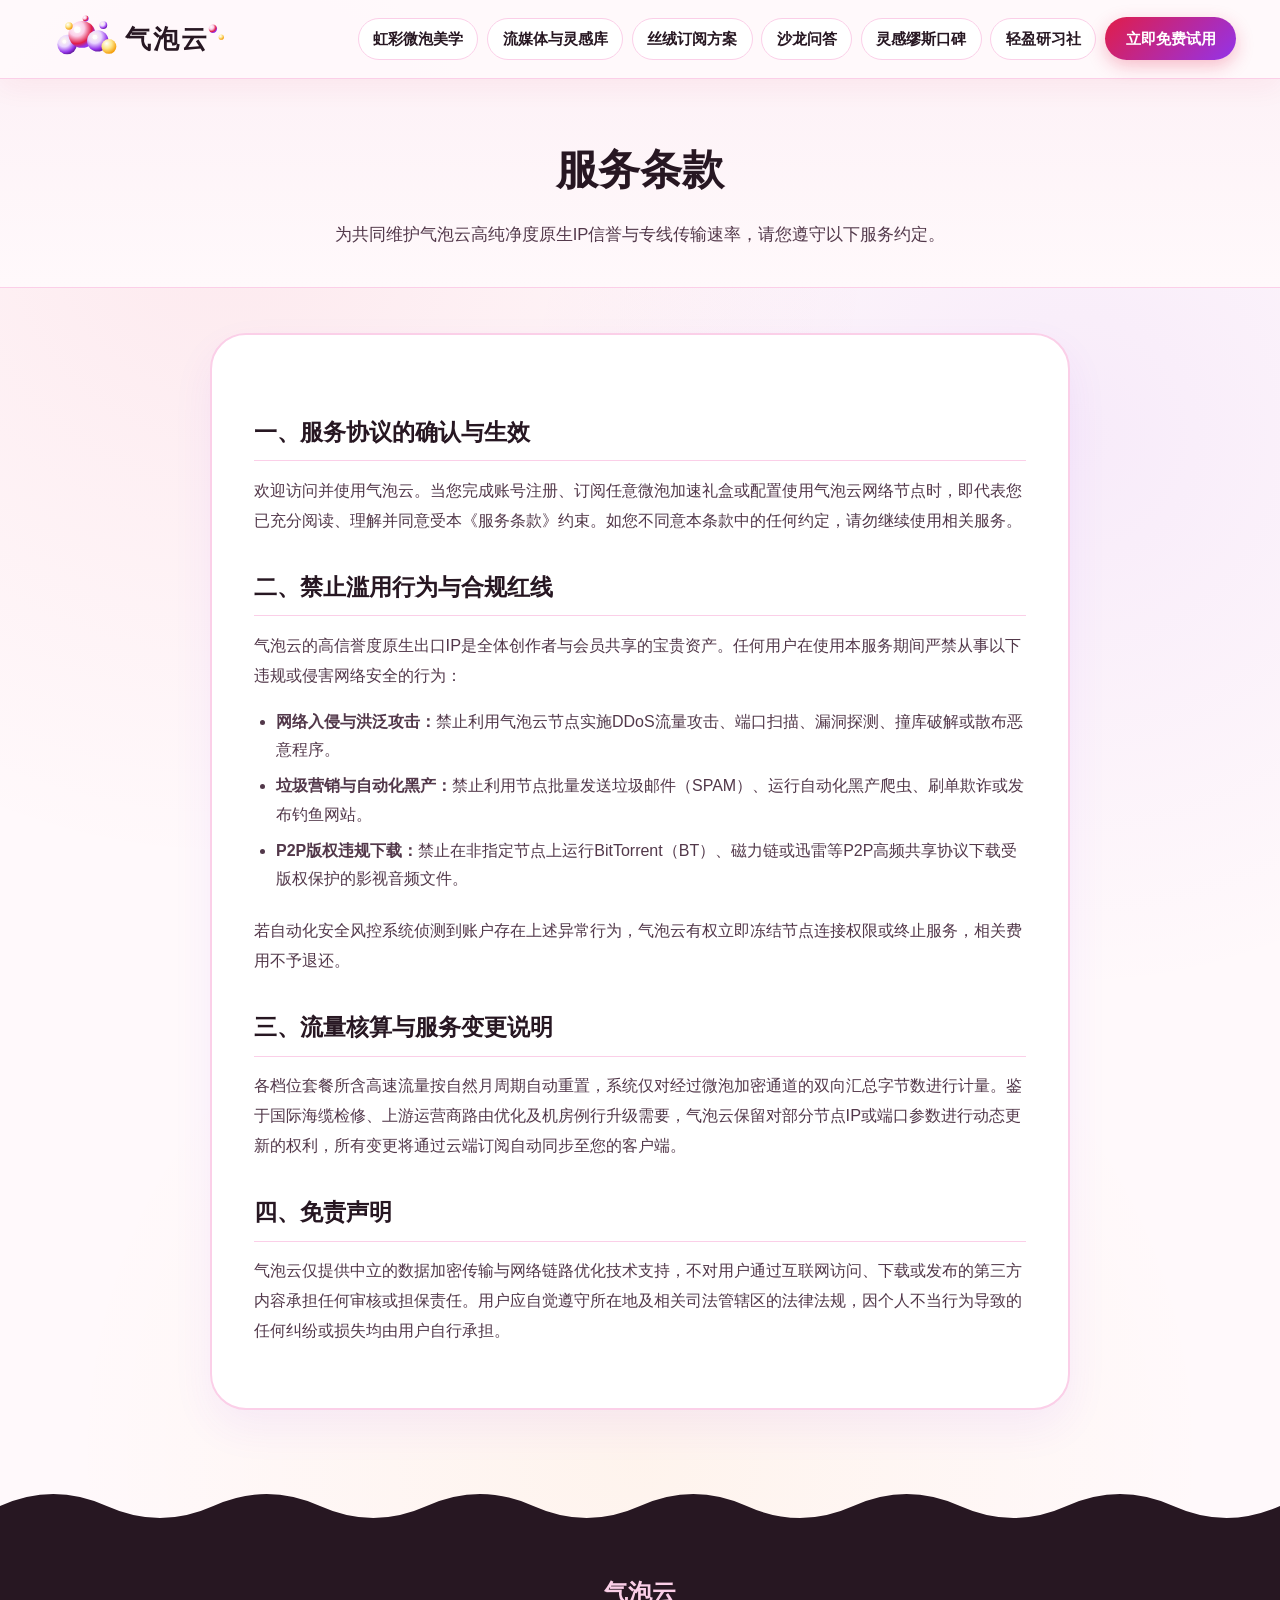
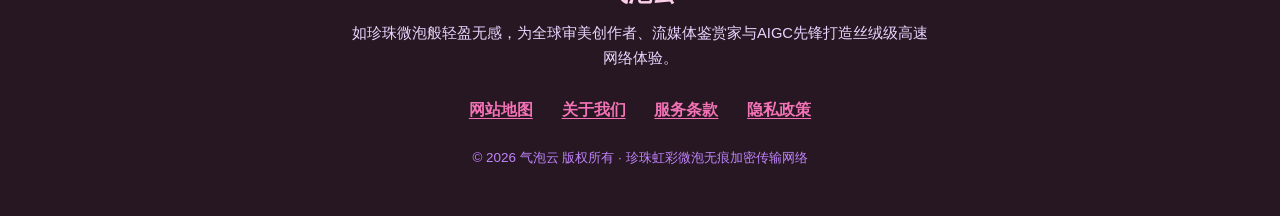
<file: terms.html>
<!DOCTYPE html>
<html lang="zh-CN">
<head>
  <meta charset="UTF-8">
  <meta name="viewport" content="width=device-width, initial-scale=1.0">
  <title>服务条款 - 气泡云</title>
  <meta name="description" content="气泡云服务条款：涵盖合规使用准则、严禁滥用行为清单、订阅流量结算规则及免责声明。">
  <link rel="canonical" href="https://qipaoyun.makeup/terms.html">
  <link rel="stylesheet" href="style.css">
</head>
<body>
  <header class="velvet-header">
  <div class="velvet-header-wrap">
    <a href="index.html" class="pearl-brand" aria-label="气泡云首页">
  <svg class="pearl-logo-svg" viewBox="0 0 215 56" width="205" height="52" role="img" aria-label="气泡云珍珠虹彩微泡皇冠云朵标志">
    <defs>
      <radialGradient id="pearlRose" cx="30%" cy="28%" r="72%">
        <stop offset="0%" stop-color="#FFFFFF"/>
        <stop offset="40%" stop-color="#FBCFE8"/>
        <stop offset="78%" stop-color="#E11D48"/>
        <stop offset="100%" stop-color="#9333EA"/>
      </radialGradient>
      <radialGradient id="pearlOrchid" cx="35%" cy="30%" r="70%">
        <stop offset="0%" stop-color="#FFFBEB"/>
        <stop offset="45%" stop-color="#E9D5FF"/>
        <stop offset="85%" stop-color="#9333EA"/>
        <stop offset="100%" stop-color="#6B21A8"/>
      </radialGradient>
      <radialGradient id="pearlGold" cx="35%" cy="30%" r="70%">
        <stop offset="0%" stop-color="#FFFFFF"/>
        <stop offset="50%" stop-color="#FDE68A"/>
        <stop offset="100%" stop-color="#F59E0B"/>
      </radialGradient>
    </defs>
    <!-- Iridescent Pearl Crown Cloud -->
    <circle cx="22" cy="34" r="10.5" fill="url(#pearlOrchid)"/>
    <circle cx="38" cy="23" r="14.5" fill="url(#pearlRose)"/>
    <circle cx="55" cy="30" r="11.5" fill="url(#pearlOrchid)"/>
    <circle cx="67" cy="36" r="8" fill="url(#pearlGold)"/>
    <!-- Floating crown pearls -->
    <circle class="pearl-float p1" cx="24" cy="14" r="4" fill="url(#pearlGold)"/>
    <circle class="pearl-float p2" cx="42" cy="6" r="3.2" fill="url(#pearlRose)"/>
    <circle class="pearl-float p3" cx="61" cy="13" r="4.2" fill="url(#pearlOrchid)"/>
    <!-- Specular highlights -->
    <circle cx="33" cy="18" r="3.5" fill="#FFFFFF" opacity="0.88"/>
    <circle cx="52" cy="26" r="2.6" fill="#FFFFFF" opacity="0.85"/>
    <circle cx="19" cy="31" r="2.2" fill="#FFFFFF" opacity="0.8"/>
    <!-- Brand Typography 气泡云 -->
    <text x="84" y="38" font-family="'PingFang SC', 'Songti SC', 'Microsoft YaHei', serif" font-size="28" font-weight="800" fill="#271722" letter-spacing="2.5">气泡云</text>
    <circle cx="179" cy="17" r="4.5" fill="url(#pearlRose)"/>
    <circle cx="188" cy="26" r="2.8" fill="url(#pearlGold)"/>
  </svg>
</a>
    <nav class="velvet-nav" aria-label="主导航">
      <a href="index.html#pearl-craft" class="velvet-nav-link">虹彩微泡美学</a>
      <a href="index.html#editorial-media" class="velvet-nav-link">流媒体与灵感库</a>
      <a href="index.html#pedestal-plans" class="velvet-nav-link">丝绒订阅方案</a>
      <a href="index.html#salon-faq" class="velvet-nav-link">沙龙问答</a>
      <a href="index.html#creator-voices" class="velvet-nav-link">灵感缪斯口碑</a>
      <a href="velvet-journal.html" class="velvet-nav-link ">轻盈研习社</a>
      <a href="https://ww012.twilightaff.com/#/?code=A56DH1Af" rel="nofollow" target="_blank" class="velvet-cta-pill">立即免费试用</a>
    </nav>
  </div>
</header>
  <main>
    <section class="velvet-subhero">
      <div class="velvet-container">
        <h1>服务条款</h1>
        <p>为共同维护气泡云高纯净度原生IP信誉与专线传输速率，请您遵守以下服务约定。</p>
      </div>
    </section>
    <div class="velvet-container">
      <article class="velvet-prose">
        <h2>一、服务协议的确认与生效</h2>
        <p>欢迎访问并使用气泡云。当您完成账号注册、订阅任意微泡加速礼盒或配置使用气泡云网络节点时，即代表您已充分阅读、理解并同意受本《服务条款》约束。如您不同意本条款中的任何约定，请勿继续使用相关服务。</p>

        <h2>二、禁止滥用行为与合规红线</h2>
        <p>气泡云的高信誉度原生出口IP是全体创作者与会员共享的宝贵资产。任何用户在使用本服务期间严禁从事以下违规或侵害网络安全的行为：</p>
        <ul>
          <li><strong>网络入侵与洪泛攻击：</strong>禁止利用气泡云节点实施DDoS流量攻击、端口扫描、漏洞探测、撞库破解或散布恶意程序。</li>
          <li><strong>垃圾营销与自动化黑产：</strong>禁止利用节点批量发送垃圾邮件（SPAM）、运行自动化黑产爬虫、刷单欺诈或发布钓鱼网站。</li>
          <li><strong>P2P版权违规下载：</strong>禁止在非指定节点上运行BitTorrent（BT）、磁力链或迅雷等P2P高频共享协议下载受版权保护的影视音频文件。</li>
</ul>
        <p>若自动化安全风控系统侦测到账户存在上述异常行为，气泡云有权立即冻结节点连接权限或终止服务，相关费用不予退还。</p>

        <h2>三、流量核算与服务变更说明</h2>
        <p>各档位套餐所含高速流量按自然月周期自动重置，系统仅对经过微泡加密通道的双向汇总字节数进行计量。鉴于国际海缆检修、上游运营商路由优化及机房例行升级需要，气泡云保留对部分节点IP或端口参数进行动态更新的权利，所有变更将通过云端订阅自动同步至您的客户端。</p>

        <h2>四、免责声明</h2>
        <p>气泡云仅提供中立的数据加密传输与网络链路优化技术支持，不对用户通过互联网访问、下载或发布的第三方内容承担任何审核或担保责任。用户应自觉遵守所在地及相关司法管辖区的法律法规，因个人不当行为导致的任何纠纷或损失均由用户自行承担。</p>
      </article>
    </div>
  </main>
  <footer class="velvet-footer">
  <div class="scallop-pearl-divider" aria-hidden="true">
    <svg viewBox="0 0 1440 56" preserveAspectRatio="none">
      <path d="M0,56 L0,28 Q60,0 120,28 T240,28 T360,28 T480,28 T600,28 T720,28 T840,28 T960,28 T1080,28 T1200,28 T1320,28 T1440,28 L1440,56 Z" fill="#271722"/>
    </svg>
  </div>
  <div class="velvet-footer-inner">
    <div class="velvet-container">
      <div class="footer-editorial-head">
        <span class="footer-logo-name">气泡云</span>
        <p class="footer-motto">如珍珠微泡般轻盈无感，为全球审美创作者、流媒体鉴赏家与AIGC先锋打造丝绒级高速网络体验。</p>
      </div>
      <nav class="footer-legal-nav" aria-label="底部合规链接">
        <a href="sitemap.html">网站地图</a>
        <a href="about.html">关于我们</a>
        <a href="terms.html">服务条款</a>
        <a href="privacy.html">隐私政策</a>
      </nav>
      <p class="footer-copyright">© 2026 气泡云 版权所有 · 珍珠虹彩微泡无痕加密传输网络</p>
    </div>
  </div>
</footer>
</body>
</html>
</file>
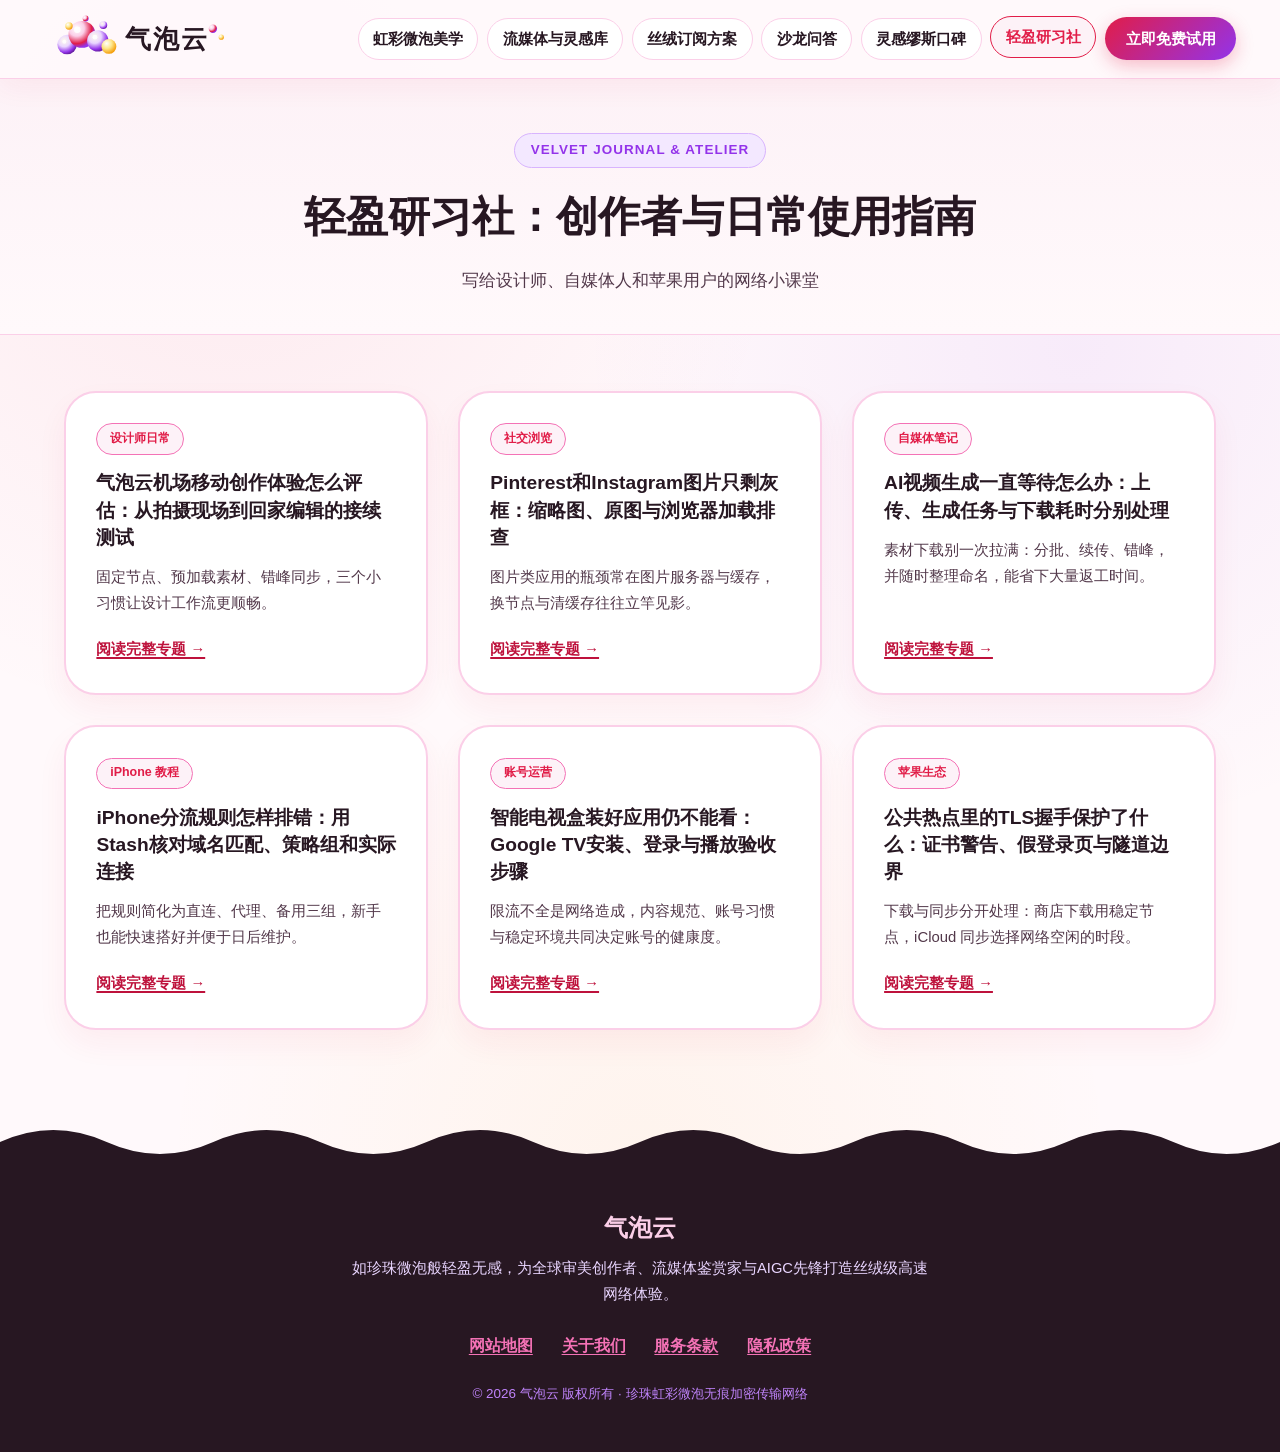
<file: velvet-journal.html>
<!DOCTYPE html>

<html lang="zh-CN">
<head>
<meta charset="utf-8"/>
<meta content="width=device-width, initial-scale=1.0" name="viewport"/>
<title>轻盈研习社：设计创作、社交浏览与苹果设备指南 - 气泡云</title>
<meta content="气泡云轻盈研习社：设计师日常网络习惯、自媒体素材下载、社交图片加载、iPhone 规则分组、苹果同步与账号运营。" name="description"/>
<link href="https://qipaoyun.makeup/velvet-journal.html" rel="canonical"/>
<link href="style.css" rel="stylesheet"/>
</head>
<body>
<header class="velvet-header">
<div class="velvet-header-wrap">
<a aria-label="气泡云首页" class="pearl-brand" href="index.html">
<svg aria-label="气泡云珍珠虹彩微泡皇冠云朵标志" class="pearl-logo-svg" height="52" role="img" viewbox="0 0 215 56" width="205">
<defs>
<radialgradient cx="30%" cy="28%" id="pearlRose" r="72%">
<stop offset="0%" stop-color="#FFFFFF"></stop>
<stop offset="40%" stop-color="#FBCFE8"></stop>
<stop offset="78%" stop-color="#E11D48"></stop>
<stop offset="100%" stop-color="#9333EA"></stop>
</radialgradient>
<radialgradient cx="35%" cy="30%" id="pearlOrchid" r="70%">
<stop offset="0%" stop-color="#FFFBEB"></stop>
<stop offset="45%" stop-color="#E9D5FF"></stop>
<stop offset="85%" stop-color="#9333EA"></stop>
<stop offset="100%" stop-color="#6B21A8"></stop>
</radialgradient>
<radialgradient cx="35%" cy="30%" id="pearlGold" r="70%">
<stop offset="0%" stop-color="#FFFFFF"></stop>
<stop offset="50%" stop-color="#FDE68A"></stop>
<stop offset="100%" stop-color="#F59E0B"></stop>
</radialgradient>
</defs>
<!-- Iridescent Pearl Crown Cloud -->
<circle cx="22" cy="34" fill="url(#pearlOrchid)" r="10.5"></circle>
<circle cx="38" cy="23" fill="url(#pearlRose)" r="14.5"></circle>
<circle cx="55" cy="30" fill="url(#pearlOrchid)" r="11.5"></circle>
<circle cx="67" cy="36" fill="url(#pearlGold)" r="8"></circle>
<!-- Floating crown pearls -->
<circle class="pearl-float p1" cx="24" cy="14" fill="url(#pearlGold)" r="4"></circle>
<circle class="pearl-float p2" cx="42" cy="6" fill="url(#pearlRose)" r="3.2"></circle>
<circle class="pearl-float p3" cx="61" cy="13" fill="url(#pearlOrchid)" r="4.2"></circle>
<!-- Specular highlights -->
<circle cx="33" cy="18" fill="#FFFFFF" opacity="0.88" r="3.5"></circle>
<circle cx="52" cy="26" fill="#FFFFFF" opacity="0.85" r="2.6"></circle>
<circle cx="19" cy="31" fill="#FFFFFF" opacity="0.8" r="2.2"></circle>
<!-- Brand Typography 气泡云 -->
<text fill="#271722" font-family="'PingFang SC', 'Songti SC', 'Microsoft YaHei', serif" font-size="28" font-weight="800" letter-spacing="2.5" x="84" y="38">气泡云</text>
<circle cx="179" cy="17" fill="url(#pearlRose)" r="4.5"></circle>
<circle cx="188" cy="26" fill="url(#pearlGold)" r="2.8"></circle>
</svg>
</a>
<nav aria-label="主导航" class="velvet-nav">
<a class="velvet-nav-link" href="index.html#pearl-craft">虹彩微泡美学</a>
<a class="velvet-nav-link" href="index.html#editorial-media">流媒体与灵感库</a>
<a class="velvet-nav-link" href="index.html#pedestal-plans">丝绒订阅方案</a>
<a class="velvet-nav-link" href="index.html#salon-faq">沙龙问答</a>
<a class="velvet-nav-link" href="index.html#creator-voices">灵感缪斯口碑</a>
<a class="velvet-nav-link is-current" href="velvet-journal.html">轻盈研习社</a>
<a class="velvet-cta-pill" href="https://ww012.twilightaff.com/#/?code=A56DH1Af" rel="nofollow" target="_blank">立即免费试用</a>
</nav>
</div>
</header>
<main>
<section class="velvet-subhero">
<div class="velvet-container">
<span class="editorial-sec-kicker">VELVET JOURNAL &amp; ATELIER</span>
<h1>轻盈研习社：创作者与日常使用指南</h1>
<p>写给设计师、自媒体人和苹果用户的网络小课堂</p>
</div>
</section>
<div class="velvet-container">
<div class="journal-cards-grid">
<article class="journal-card">
<div>
<span class="journal-pill">设计师日常</span>
<h2><a href="qipaoyun-zero-friction-roaming-experience.html">气泡云机场移动创作体验怎么评估：从拍摄现场到回家编辑的接续测试</a></h2>
<p>固定节点、预加载素材、错峰同步，三个小习惯让设计工作流更顺畅。</p>
</div>
<a class="journal-more" href="qipaoyun-zero-friction-roaming-experience.html">阅读完整专题 →</a>
</article>
<article class="journal-card">
<div>
<span class="journal-pill">社交浏览</span>
<h2><a href="instagram-pinterest-high-res-feed-loading.html">Pinterest和Instagram图片只剩灰框：缩略图、原图与浏览器加载排查</a></h2>
<p>图片类应用的瓶颈常在图片服务器与缓存，换节点与清缓存往往立竿见影。</p>
</div>
<a class="journal-more" href="instagram-pinterest-high-res-feed-loading.html">阅读完整专题 →</a>
</article>
<article class="journal-card">
<div>
<span class="journal-pill">自媒体笔记</span>
<h2><a href="ai-video-generation-sora-runway-bandwidth.html">AI视频生成一直等待怎么办：上传、生成任务与下载耗时分别处理</a></h2>
<p>素材下载别一次拉满：分批、续传、错峰，并随时整理命名，能省下大量返工时间。</p>
</div>
<a class="journal-more" href="ai-video-generation-sora-runway-bandwidth.html">阅读完整专题 →</a>
</article>
<article class="journal-card">
<div>
<span class="journal-pill">iPhone 教程</span>
<h2><a href="ios-shadowrocket-stash-rule-configuration.html">iPhone分流规则怎样排错：用Stash核对域名匹配、策略组和实际连接</a></h2>
<p>把规则简化为直连、代理、备用三组，新手也能快速搭好并便于日后维护。</p>
</div>
<a class="journal-more" href="ios-shadowrocket-stash-rule-configuration.html">阅读完整专题 →</a>
</article>
<article class="journal-card">
<div>
<span class="journal-pill">账号运营</span>
<h2><a href="smart-tv-android-box-overseas-apps.html">智能电视盒装好应用仍不能看：Google TV安装、登录与播放验收步骤</a></h2>
<p>限流不全是网络造成，内容规范、账号习惯与稳定环境共同决定账号的健康度。</p>
</div>
<a class="journal-more" href="smart-tv-android-box-overseas-apps.html">阅读完整专题 →</a>
</article>
<article class="journal-card">
<div>
<span class="journal-pill">苹果生态</span>
<h2><a href="public-hotspot-encryption-handshake-safety.html">公共热点里的TLS握手保护了什么：证书警告、假登录页与隧道边界</a></h2>
<p>下载与同步分开处理：商店下载用稳定节点，iCloud 同步选择网络空闲的时段。</p>
</div>
<a class="journal-more" href="public-hotspot-encryption-handshake-safety.html">阅读完整专题 →</a>
</article>
</div>
</div>
</main>
<footer class="velvet-footer">
<div aria-hidden="true" class="scallop-pearl-divider">
<svg preserveaspectratio="none" viewbox="0 0 1440 56">
<path d="M0,56 L0,28 Q60,0 120,28 T240,28 T360,28 T480,28 T600,28 T720,28 T840,28 T960,28 T1080,28 T1200,28 T1320,28 T1440,28 L1440,56 Z" fill="#271722"></path>
</svg>
</div>
<div class="velvet-footer-inner">
<div class="velvet-container">
<div class="footer-editorial-head">
<span class="footer-logo-name">气泡云</span>
<p class="footer-motto">如珍珠微泡般轻盈无感，为全球审美创作者、流媒体鉴赏家与AIGC先锋打造丝绒级高速网络体验。</p>
</div>
<nav aria-label="底部合规链接" class="footer-legal-nav">
<a href="sitemap.html">网站地图</a>
<a href="about.html">关于我们</a>
<a href="terms.html">服务条款</a>
<a href="privacy.html">隐私政策</a>
</nav>
<p class="footer-copyright">© 2026 气泡云 版权所有 · 珍珠虹彩微泡无痕加密传输网络</p>
</div>
</div>
</footer>
</body>
</html>
</file>
<file: style.css>
/* 气泡云 qipaoyun.makeup — 珍珠虹彩微泡与丝绒玫瑰轻奢画报风格 (Iridescent Pearl Bubbles & Rose Velvet Editorial) */
:root {
  --bg-blush: #FFF9FB;
  --bg-petal: #FDF2F7;
  --bg-card: #FFFFFF;
  --rose-velvet: #E11D48;
  --rose-soft: #FB7185;
  --orchid-plum: #9333EA;
  --champagne-gold: #F59E0B;
  --ink-plum: #271722;
  --ink-berry: #52384A;
  --ink-whisper: #85687C;
  --border-pearl: #FBCFE8;
  --link-rose: #BE123C;
}

* {
  box-sizing: border-box;
  margin: 0;
  padding: 0;
}

html {
  scroll-behavior: smooth;
  font-size: 16px;
}

body {
  font-family: -apple-system, BlinkMacSystemFont, "PingFang SC", "Hiragino Sans GB", "Microsoft YaHei", sans-serif;
  background-color: var(--bg-blush);
  color: var(--ink-plum);
  line-height: 1.76;
  overflow-x: hidden;
  background-image:
    radial-gradient(circle at 18% 12%, rgba(225, 29, 72, 0.07) 0%, transparent 34%),
    radial-gradient(circle at 84% 24%, rgba(147, 51, 234, 0.07) 0%, transparent 32%),
    radial-gradient(circle at 50% 80%, rgba(245, 158, 11, 0.06) 0%, transparent 36%);
}

/* Prominent Hyperlink Color Consistency */
a,
a:link,
a:visited {
  color: var(--link-rose);
  text-decoration: underline;
  text-decoration-thickness: 1.5px;
  text-underline-offset: 3px;
  transition: color 0.22s ease, background-color 0.22s ease, transform 0.22s ease;
}

a:hover,
a:active {
  color: var(--orchid-plum);
}

/* Drifting Iridescent Pearl Bubbles Layer */
.pearl-drifters {
  position: fixed;
  inset: 0;
  pointer-events: none;
  z-index: 0;
  overflow: hidden;
}

.pearl-drifters i {
  position: absolute;
  border-radius: 50%;
  background: radial-gradient(circle at 30% 28%, rgba(255, 255, 255, 0.95) 0%, rgba(251, 207, 232, 0.45) 45%, rgba(147, 51, 234, 0.22) 80%, rgba(245, 158, 11, 0.28) 100%);
  border: 1px solid rgba(225, 29, 72, 0.28);
  box-shadow: inset 0 0 12px rgba(255, 255, 255, 0.8);
  animation: driftPearl ease-in-out infinite;
}

.pearl-drifters i:nth-child(1) { width: 42px; height: 42px; top: 14%; left: 6%; animation-duration: 9s; }
.pearl-drifters i:nth-child(2) { width: 24px; height: 24px; top: 36%; left: 91%; animation-duration: 7.5s; animation-delay: 1s; }
.pearl-drifters i:nth-child(3) { width: 54px; height: 54px; top: 68%; left: 8%; animation-duration: 11s; animation-delay: 2s; }
.pearl-drifters i:nth-child(4) { width: 30px; height: 30px; top: 82%; left: 88%; animation-duration: 8.5s; animation-delay: 1.5s; }
.pearl-drifters i:nth-child(5) { width: 20px; height: 20px; top: 22%; left: 78%; animation-duration: 6.8s; animation-delay: 0.5s; }

@keyframes driftPearl {
  0%, 100% { transform: translateY(0) translateX(0) scale(1); }
  50% { transform: translateY(-20px) translateX(8px) scale(1.07); }
}

.pearl-float {
  animation: crownBreath 3.2s ease-in-out infinite;
}
.pearl-float.p2 { animation-delay: 0.9s; }
.pearl-float.p3 { animation-delay: 1.8s; }

@keyframes crownBreath {
  0%, 100% { transform: translateY(0); }
  50% { transform: translateY(-4px); }
}

/* Header & Navigation */
.velvet-header {
  position: sticky;
  top: 0;
  z-index: 100;
  background: rgba(255, 249, 251, 0.94);
  border-bottom: 1.5px solid var(--border-pearl);
  box-shadow: 0 8px 28px rgba(225, 29, 72, 0.06);
}

.velvet-header-wrap {
  max-width: 1240px;
  margin: 0 auto;
  padding: 0.8rem 1.5rem;
  display: flex;
  align-items: center;
  justify-content: space-between;
  gap: 1rem;
  flex-wrap: wrap;
}

.pearl-brand,
.pearl-brand:link,
.pearl-brand:visited {
  text-decoration: none;
  display: inline-flex;
  align-items: center;
}

.velvet-nav {
  display: flex;
  align-items: center;
  gap: 0.55rem;
  flex-wrap: wrap;
}

.velvet-nav-link,
.velvet-nav-link:link,
.velvet-nav-link:visited {
  color: var(--ink-plum);
  text-decoration: none;
  font-weight: 600;
  font-size: 0.94rem;
  padding: 0.44rem 0.9rem;
  border-radius: 999px;
  background: #FFFFFF;
  border: 1px solid var(--border-pearl);
  transition: all 0.22s ease;
}

.velvet-nav-link:hover,
.velvet-nav-link.is-current {
  background: var(--bg-petal);
  color: var(--rose-velvet);
  border-color: var(--rose-velvet);
  transform: translateY(-2px);
}

.velvet-cta-pill,
.velvet-cta-pill:link,
.velvet-cta-pill:visited {
  background: linear-gradient(135deg, #E11D48 0%, #9333EA 100%);
  color: #FFFFFF;
  text-decoration: none;
  font-weight: 700;
  font-size: 0.94rem;
  padding: 0.52rem 1.28rem;
  border-radius: 999px;
  box-shadow: 0 6px 18px rgba(225, 29, 72, 0.28);
}

.velvet-cta-pill:hover {
  transform: translateY(-2px);
  box-shadow: 0 8px 22px rgba(147, 51, 234, 0.36);
  color: #FFFFFF;
}

main {
  position: relative;
  z-index: 1;
}

.velvet-container {
  max-width: 1200px;
  margin: 0 auto;
  padding: 0 1.5rem;
}

/* Centered Editorial Hero + Wide Iridescent Optical Bubble Theatre Below */
.editorial-hero {
  padding: 4rem 0 3.6rem;
  text-align: center;
}

.editorial-badge {
  display: inline-flex;
  align-items: center;
  gap: 0.6rem;
  padding: 0.4rem 1.15rem;
  border-radius: 999px;
  background: linear-gradient(90deg, #FDF2F8, #FAF5FF, #FFFBEB);
  border: 1.5px solid #F472B6;
  color: var(--rose-velvet);
  font-weight: 700;
  font-size: 0.88rem;
  margin-bottom: 1.3rem;
}

.editorial-badge-pearl {
  width: 10px;
  height: 10px;
  border-radius: 50%;
  background: radial-gradient(circle at 30% 30%, #FFF, #E11D48);
}

.editorial-h1 {
  font-size: clamp(2.15rem, 4.2vw, 3.5rem);
  font-weight: 900;
  line-height: 1.2;
  max-width: 920px;
  margin: 0 auto 1.25rem;
  color: var(--ink-plum);
  letter-spacing: -0.015em;
}

.editorial-h1 .pearl-gradient-text {
  background: linear-gradient(125deg, #E11D48 0%, #9333EA 55%, #D97706 100%);
  -webkit-background-clip: text;
  -webkit-text-fill-color: transparent;
}

.editorial-lead {
  font-size: 1.12rem;
  color: var(--ink-berry);
  max-width: 740px;
  margin: 0 auto 2rem;
}

.editorial-cta-row {
  display: flex;
  justify-content: center;
  flex-wrap: wrap;
  gap: 1.1rem;
  margin-bottom: 2.8rem;
}

.btn-velvet-primary,
.btn-velvet-primary:link,
.btn-velvet-primary:visited {
  display: inline-flex;
  align-items: center;
  justify-content: center;
  padding: 0.98rem 2.1rem;
  border-radius: 999px;
  background: linear-gradient(135deg, #E11D48 0%, #9333EA 100%);
  color: #FFFFFF;
  font-weight: 800;
  font-size: 1.06rem;
  text-decoration: none;
  box-shadow: 0 10px 26px rgba(225, 29, 72, 0.30);
  border: 2px solid #FFFFFF;
}

.btn-velvet-primary:hover {
  transform: translateY(-3px);
  box-shadow: 0 14px 32px rgba(147, 51, 234, 0.38);
  color: #FFFFFF;
}

.btn-velvet-pbn,
.btn-velvet-pbn:link,
.btn-velvet-pbn:visited {
  display: inline-flex;
  align-items: center;
  justify-content: center;
  padding: 0.98rem 1.85rem;
  border-radius: 999px;
  background: #FFFFFF;
  color: var(--rose-velvet);
  font-weight: 800;
  font-size: 1.04rem;
  text-decoration: none;
  border: 2px solid var(--rose-velvet);
  box-shadow: 0 8px 20px rgba(225, 29, 72, 0.12);
}

.btn-velvet-pbn:hover {
  background: var(--bg-petal);
  color: var(--orchid-plum);
  border-color: var(--orchid-plum);
  transform: translateY(-3px);
}

/* Wide Iridescent Optical Bubble Theatre Stage */
.optical-bubble-stage {
  max-width: 1060px;
  margin: 0 auto;
  background: linear-gradient(145deg, #FFFFFF 0%, #FDF2F8 48%, #FAF5FF 100%);
  border: 2px solid var(--border-pearl);
  border-radius: 42px;
  padding: 1.6rem;
  box-shadow: 0 24px 60px rgba(147, 51, 234, 0.11), inset 0 0 0 2px #FFFFFF;
}

.theatre-svg {
  width: 100%;
  height: auto;
  display: block;
}

.orb-breathe-a {
  animation: orbFloatA 6s ease-in-out infinite;
}
.orb-breathe-b {
  animation: orbFloatB 7.2s ease-in-out infinite;
}
.orb-breathe-c {
  animation: orbFloatC 5.4s ease-in-out infinite;
}

@keyframes orbFloatA {
  0%, 100% { transform: translateY(0px) scale(1); }
  50% { transform: translateY(-14px) scale(1.04); }
}
@keyframes orbFloatB {
  0%, 100% { transform: translateY(0px) translateX(0px); }
  50% { transform: translateY(12px) translateX(-8px); }
}
@keyframes orbFloatC {
  0%, 100% { transform: translateY(0px) scale(0.97); }
  50% { transform: translateY(-16px) scale(1.05); }
}

/* Section Layout */
.velvet-section {
  padding: 4.6rem 0;
}

.velvet-section-tinted {
  background: var(--bg-petal);
  border-top: 1.5px solid var(--border-pearl);
  border-bottom: 1.5px solid var(--border-pearl);
}

.editorial-sec-head {
  text-align: center;
  max-width: 740px;
  margin: 0 auto 3.2rem;
}

.editorial-sec-kicker {
  display: inline-block;
  font-size: 0.84rem;
  font-weight: 800;
  letter-spacing: 0.08em;
  color: var(--orchid-plum);
  background: #F3E8FF;
  padding: 0.28rem 0.95rem;
  border-radius: 999px;
  border: 1px solid #D8B4FE;
  margin-bottom: 0.75rem;
}

.editorial-sec-title {
  font-size: clamp(1.75rem, 3vw, 2.4rem);
  font-weight: 900;
  color: var(--ink-plum);
  margin-bottom: 0.8rem;
}

.editorial-sec-sub {
  color: var(--ink-berry);
  font-size: 1.04rem;
}

/* 4-Card Gallery Advantages (Vanity-Mirror Rounded Cards) */
.gallery-4-grid {
  display: grid;
  grid-template-columns: repeat(4, 1fr);
  gap: 1.5rem;
}

.vanity-mirror-card {
  background: #FFFFFF;
  border: 2px solid var(--border-pearl);
  border-radius: 999px 999px 36px 36px;
  padding: 2.4rem 1.5rem 2rem;
  text-align: center;
  box-shadow: 0 14px 32px rgba(225, 29, 72, 0.07);
  transition: transform 0.26s ease, border-color 0.26s ease;
}

.vanity-mirror-card:hover {
  transform: translateY(-8px);
  border-color: var(--rose-velvet);
}

.pearl-icon-halo {
  width: 72px;
  height: 72px;
  margin: 0 auto 1.2rem;
  border-radius: 50%;
  background: radial-gradient(circle at 30% 30%, #FFFFFF, #FCE7F3 60%, #E9D5FF 100%);
  border: 1.5px solid #F472B6;
  display: flex;
  align-items: center;
  justify-content: center;
  box-shadow: 0 8px 18px rgba(225, 29, 72, 0.14);
}

.vanity-mirror-card h3 {
  font-size: 1.2rem;
  font-weight: 800;
  color: var(--ink-plum);
  margin-bottom: 0.7rem;
}

.vanity-mirror-card p {
  font-size: 0.93rem;
  color: var(--ink-berry);
}

/* Horizontal Ribbon Streaming & AI Support Cards (3 Horizontal Editorial Cards) */
.ribbon-stack {
  display: flex;
  flex-direction: column;
  gap: 1.45rem;
}

.ribbon-media-card {
  background: #FFFFFF;
  border: 1.5px solid var(--border-pearl);
  border-radius: 32px;
  padding: 1.8rem 2.2rem;
  display: grid;
  grid-template-columns: 84px 1fr auto;
  align-items: center;
  gap: 1.8rem;
  box-shadow: 0 12px 28px rgba(147, 51, 234, 0.06);
  transition: transform 0.22s ease, border-color 0.22s ease;
}

.ribbon-media-card:hover {
  transform: translateX(6px);
  border-color: var(--orchid-plum);
}

.ribbon-bubble-emblem {
  width: 78px;
  height: 78px;
  border-radius: 50%;
  background: radial-gradient(circle at 30% 25%, #FFFFFF, #FBCFE8 55%, #C084FC 100%);
  display: flex;
  align-items: center;
  justify-content: center;
  border: 2px solid #FFFFFF;
  box-shadow: 0 8px 20px rgba(147, 51, 234, 0.18);
}

.ribbon-media-body h3 {
  font-size: 1.3rem;
  font-weight: 800;
  color: var(--ink-plum);
  margin-bottom: 0.45rem;
}

.ribbon-media-body p {
  color: var(--ink-berry);
  font-size: 0.97rem;
}

.ribbon-status-pill {
  background: #FDF2F8;
  color: var(--rose-velvet);
  border: 1px solid #F472B6;
  padding: 0.45rem 1.05rem;
  border-radius: 999px;
  font-weight: 800;
  font-size: 0.85rem;
  white-space: nowrap;
}

/* 3-Column Pedestal Pricing Cards */
.pedestal-pricing-grid {
  display: grid;
  grid-template-columns: repeat(3, 1fr);
  gap: 2rem;
  align-items: stretch;
}

.pedestal-card {
  background: #FFFFFF;
  border: 2px solid var(--border-pearl);
  border-radius: 36px;
  padding: 2.4rem 2rem;
  display: flex;
  flex-direction: column;
  justify-content: space-between;
  position: relative;
  box-shadow: 0 16px 36px rgba(225, 29, 72, 0.07);
}

.pedestal-card.featured-pearl {
  background: linear-gradient(180deg, #FFF5F8 0%, #FFFFFF 100%);
  border: 2.5px solid var(--rose-velvet);
  transform: translateY(-12px);
  box-shadow: 0 22px 48px rgba(225, 29, 72, 0.18);
}

.pearl-crown-tag {
  position: absolute;
  top: -15px;
  left: 50%;
  transform: translateX(-50%);
  background: linear-gradient(90deg, #E11D48, #9333EA);
  color: #FFFFFF;
  font-size: 0.82rem;
  font-weight: 800;
  padding: 0.32rem 1.2rem;
  border-radius: 999px;
  white-space: nowrap;
}

.pedestal-title {
  font-size: 1.38rem;
  font-weight: 900;
  color: var(--ink-plum);
  margin-bottom: 0.35rem;
}

.pedestal-sub {
  font-size: 0.9rem;
  color: var(--ink-whisper);
  margin-bottom: 1.4rem;
}

.pedestal-price {
  padding: 1.1rem;
  border-radius: 24px;
  background: var(--bg-blush);
  border: 1px solid var(--border-pearl);
  margin-bottom: 1.6rem;
  display: flex;
  align-items: baseline;
  justify-content: center;
  gap: 0.25rem;
}

.pedestal-price .yen {
  font-size: 1.2rem;
  font-weight: 800;
  color: var(--rose-velvet);
}

.pedestal-price .num {
  font-size: 2.6rem;
  font-weight: 900;
  color: var(--ink-plum);
  line-height: 1;
}

.pedestal-price .unit {
  font-size: 0.9rem;
  color: var(--ink-whisper);
}

.pedestal-list {
  list-style: none;
  margin-bottom: 2rem;
  display: flex;
  flex-direction: column;
  gap: 0.82rem;
}

.pedestal-list li {
  display: flex;
  align-items: center;
  gap: 0.65rem;
  font-size: 0.95rem;
  color: var(--ink-berry);
}

.pearl-dot-svg {
  width: 18px;
  height: 18px;
  flex-shrink: 0;
}

.pedestal-btn,
.pedestal-btn:link,
.pedestal-btn:visited {
  display: block;
  text-align: center;
  padding: 0.92rem 1.4rem;
  border-radius: 999px;
  background: var(--bg-petal);
  color: var(--rose-velvet);
  border: 1.5px solid var(--rose-velvet);
  font-weight: 800;
  text-decoration: none;
}

.pedestal-card.featured-pearl .pedestal-btn {
  background: linear-gradient(135deg, #E11D48 0%, #9333EA 100%);
  color: #FFFFFF;
  border: none;
}

.pedestal-btn:hover {
  transform: translateY(-2px);
  box-shadow: 0 8px 20px rgba(225, 29, 72, 0.22);
}

/* Two-Column Editorial FAQ */
.salon-faq-grid {
  display: grid;
  grid-template-columns: repeat(2, 1fr);
  gap: 1.6rem;
}

.salon-faq-card {
  background: #FFFFFF;
  border: 1.5px solid var(--border-pearl);
  border-radius: 28px;
  padding: 1.8rem;
  box-shadow: 0 10px 24px rgba(147, 51, 234, 0.05);
}

.salon-faq-card h3 {
  font-size: 1.14rem;
  font-weight: 800;
  color: var(--ink-plum);
  margin-bottom: 0.65rem;
  display: flex;
  align-items: center;
  gap: 0.6rem;
}

.pearl-q-icon {
  width: 26px;
  height: 26px;
  border-radius: 50%;
  background: linear-gradient(135deg, #E11D48, #9333EA);
  color: #FFFFFF;
  font-size: 0.8rem;
  font-weight: 800;
  display: inline-flex;
  align-items: center;
  justify-content: center;
  flex-shrink: 0;
}

.salon-faq-card p {
  font-size: 0.95rem;
  color: var(--ink-berry);
}

/* Portrait User Stories (4 Cards) */
.muse-voices-grid {
  display: grid;
  grid-template-columns: repeat(4, 1fr);
  gap: 1.4rem;
}

.muse-card {
  background: #FFFFFF;
  border: 1.5px solid var(--border-pearl);
  border-radius: 30px;
  padding: 1.7rem 1.45rem;
  display: flex;
  flex-direction: column;
  justify-content: space-between;
  gap: 1.2rem;
  box-shadow: 0 10px 24px rgba(225, 29, 72, 0.06);
}

.muse-text {
  font-size: 0.94rem;
  color: var(--ink-berry);
}

.muse-author {
  display: flex;
  align-items: center;
  gap: 0.75rem;
  padding-top: 0.9rem;
  border-top: 1px dashed var(--border-pearl);
}

.muse-avatar {
  width: 42px;
  height: 42px;
  border-radius: 50%;
  background: radial-gradient(circle at 30% 30%, #FFF, #F472B6, #9333EA);
  color: #FFFFFF;
  font-weight: 800;
  display: flex;
  align-items: center;
  justify-content: center;
}

.muse-info strong {
  display: block;
  font-size: 0.92rem;
  color: var(--ink-plum);
}

.muse-info span {
  font-size: 0.8rem;
  color: var(--ink-whisper);
}

/* Subpages & Hub Cards */
.velvet-subhero {
  padding: 3.4rem 0 2.4rem;
  text-align: center;
  background: linear-gradient(180deg, #FDF2F7 0%, #FFF9FB 100%);
  border-bottom: 1.5px solid var(--border-pearl);
}

.velvet-subhero h1 {
  font-size: clamp(1.85rem, 3.4vw, 2.65rem);
  font-weight: 900;
  color: var(--ink-plum);
  margin-bottom: 0.75rem;
}

.velvet-subhero p {
  max-width: 720px;
  margin: 0 auto;
  color: var(--ink-berry);
  font-size: 1.04rem;
}

.journal-cards-grid {
  display: grid;
  grid-template-columns: repeat(3, 1fr);
  gap: 1.85rem;
  padding: 3.5rem 0;
}

.journal-card {
  background: #FFFFFF;
  border: 2px solid var(--border-pearl);
  border-radius: 32px;
  padding: 1.9rem;
  display: flex;
  flex-direction: column;
  justify-content: space-between;
  box-shadow: 0 14px 30px rgba(225, 29, 72, 0.06);
  transition: transform 0.24s ease, border-color 0.24s ease;
}

.journal-card:hover {
  transform: translateY(-6px);
  border-color: var(--rose-velvet);
}

.journal-pill {
  display: inline-block;
  align-self: flex-start;
  background: #FDF2F8;
  color: var(--rose-velvet);
  border: 1px solid #F472B6;
  font-size: 0.78rem;
  font-weight: 800;
  padding: 0.24rem 0.8rem;
  border-radius: 999px;
  margin-bottom: 0.9rem;
}

.journal-card h2 {
  font-size: 1.2rem;
  line-height: 1.42;
  margin-bottom: 0.8rem;
}

.journal-card h2 a,
.journal-card h2 a:link,
.journal-card h2 a:visited {
  color: var(--ink-plum);
  text-decoration: none;
}

.journal-card h2 a:hover {
  color: var(--link-rose);
}

.journal-card p {
  font-size: 0.93rem;
  color: var(--ink-berry);
  margin-bottom: 1.3rem;
}

.journal-more,
.journal-more:link,
.journal-more:visited {
  font-weight: 800;
  font-size: 0.92rem;
  color: var(--link-rose);
}

.velvet-prose {
  max-width: 860px;
  margin: 2.8rem auto 4.5rem;
  background: #FFFFFF;
  border: 2px solid var(--border-pearl);
  border-radius: 36px;
  padding: 2.8rem 2.6rem;
  box-shadow: 0 18px 42px rgba(147, 51, 234, 0.07);
}

.velvet-prose h2 {
  font-size: 1.46rem;
  font-weight: 900;
  color: var(--ink-plum);
  margin: 2rem 0 0.85rem;
  padding-bottom: 0.45rem;
  border-bottom: 1.5px solid var(--border-pearl);
}

.velvet-prose h3 {
  font-size: 1.16rem;
  font-weight: 800;
  color: var(--rose-velvet);
  margin: 1.4rem 0 0.6rem;
}

.velvet-prose p {
  margin-bottom: 1.15rem;
  color: var(--ink-berry);
  font-size: 1.02rem;
  line-height: 1.84;
}

.velvet-prose ul {
  margin: 0.8rem 0 1.4rem 1.4rem;
  color: var(--ink-berry);
}

.velvet-prose li {
  margin-bottom: 0.5rem;
}

.velvet-cta-box {
  margin-top: 2.5rem;
  padding: 1.9rem;
  border-radius: 28px;
  background: linear-gradient(135deg, #FDF2F8 0%, #FAF5FF 100%);
  border: 1.5px solid #F472B6;
  text-align: center;
}

/* Footer */
.velvet-footer {
  margin-top: 2rem;
  position: relative;
  z-index: 1;
}

.scallop-pearl-divider svg {
  width: 100%;
  height: 48px;
  display: block;
}

.velvet-footer-inner {
  background: #271722;
  color: #FCE7F3;
  padding: 2.6rem 0 2.9rem;
  text-align: center;
}

.footer-logo-name {
  font-size: 1.5rem;
  font-weight: 900;
  color: #FBCFE8;
  display: block;
  margin-bottom: 0.4rem;
}

.footer-motto {
  color: #E9D5FF;
  font-size: 0.92rem;
  max-width: 580px;
  margin: 0 auto 1.5rem;
}

.footer-legal-nav {
  display: flex;
  justify-content: center;
  flex-wrap: wrap;
  gap: 1.8rem;
  margin-bottom: 1.4rem;
}

.footer-legal-nav a,
.footer-legal-nav a:link,
.footer-legal-nav a:visited {
  color: #F472B6;
  font-weight: 700;
  font-size: 0.98rem;
  text-decoration: underline;
}

.footer-legal-nav a:hover {
  color: #FDE68A;
}

.footer-copyright {
  font-size: 0.84rem;
  color: #C084FC;
}

/* Responsive Media Queries — Mobile Navigation Always Visible */
@media (max-width: 980px) {
  .gallery-4-grid,
  .muse-voices-grid {
    grid-template-columns: repeat(2, 1fr);
  }
  .pedestal-pricing-grid,
  .salon-faq-grid,
  .journal-cards-grid {
    grid-template-columns: 1fr;
  }
  .pedestal-card.featured-pearl {
    transform: none;
  }
  .ribbon-media-card {
    grid-template-columns: 1fr;
    text-align: center;
    justify-items: center;
  }
}

@media (max-width: 768px) {
  .velvet-header-wrap {
    flex-direction: column;
    align-items: center;
    padding: 0.75rem 1rem;
  }
  .velvet-nav {
    display: flex !important;
    flex-wrap: wrap;
    justify-content: center;
    width: 100%;
    gap: 0.45rem;
  }
  .velvet-nav-link,
  .velvet-nav-link:link,
  .velvet-nav-link:visited {
    font-size: 0.86rem;
    padding: 0.38rem 0.72rem;
  }
  .velvet-cta-pill,
  .velvet-cta-pill:link,
  .velvet-cta-pill:visited {
    font-size: 0.88rem;
    padding: 0.45rem 1.05rem;
  }
  .gallery-4-grid,
  .muse-voices-grid {
    grid-template-columns: 1fr;
  }
  .editorial-cta-row {
    flex-direction: column;
  }
  .btn-velvet-primary,
  .btn-velvet-pbn {
    width: 100%;
  }
  .velvet-prose {
    padding: 1.65rem 1.25rem;
    margin: 1.5rem 1rem 3rem;
  }
}
</file>
